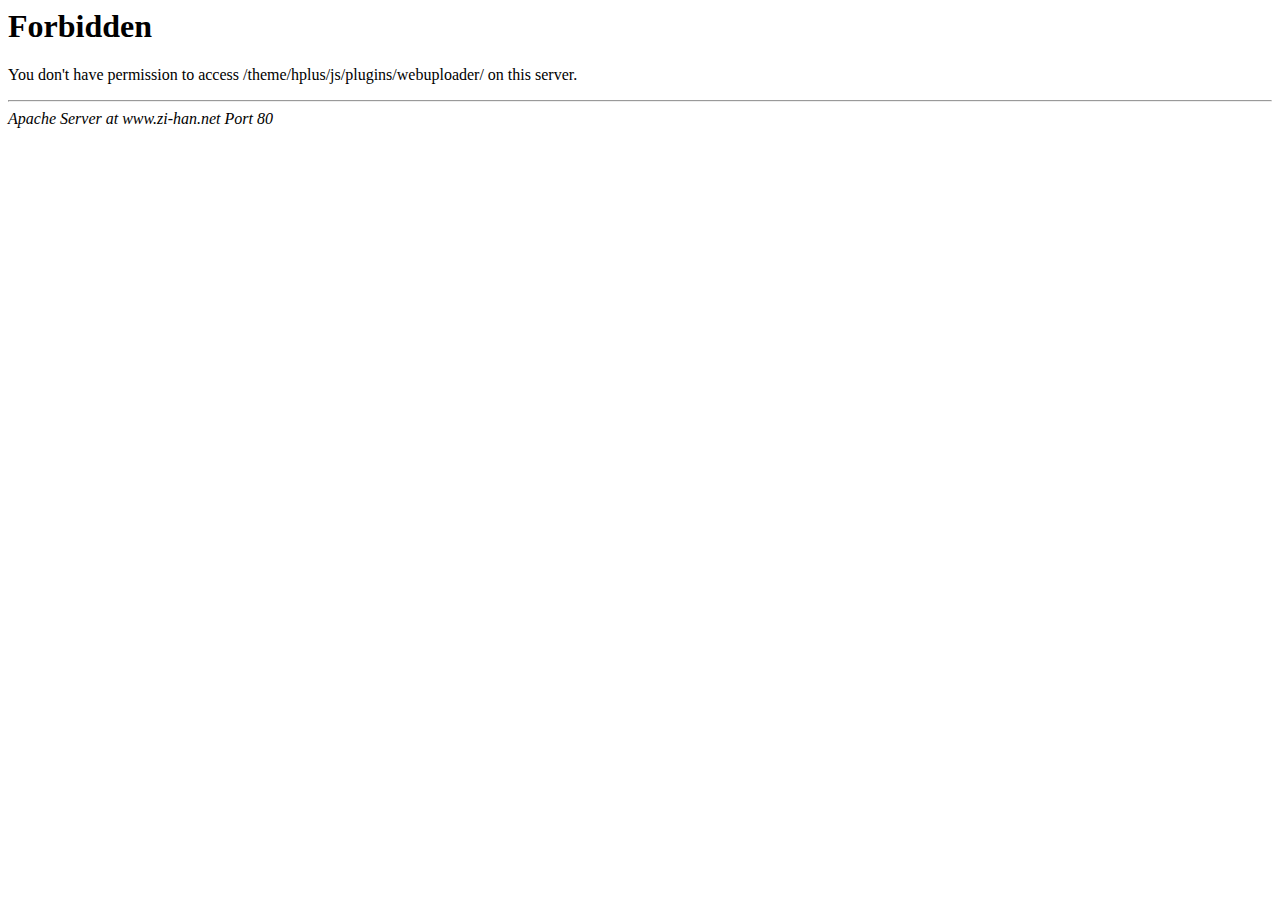
<file: Dbgo.Framework/Dbgo.WP.Web/Content/js/plugins/webuploader/index.html>
<!DOCTYPE HTML PUBLIC "-//IETF//DTD HTML 2.0//EN">
<html><head>
<title>403 Forbidden</title>
</head><body>
<h1>Forbidden</h1>
<p>You don't have permission to access /theme/hplus/js/plugins/webuploader/
on this server.</p>
<hr>
<address>Apache Server at www.zi-han.net Port 80</address>
</body></html>
</file>
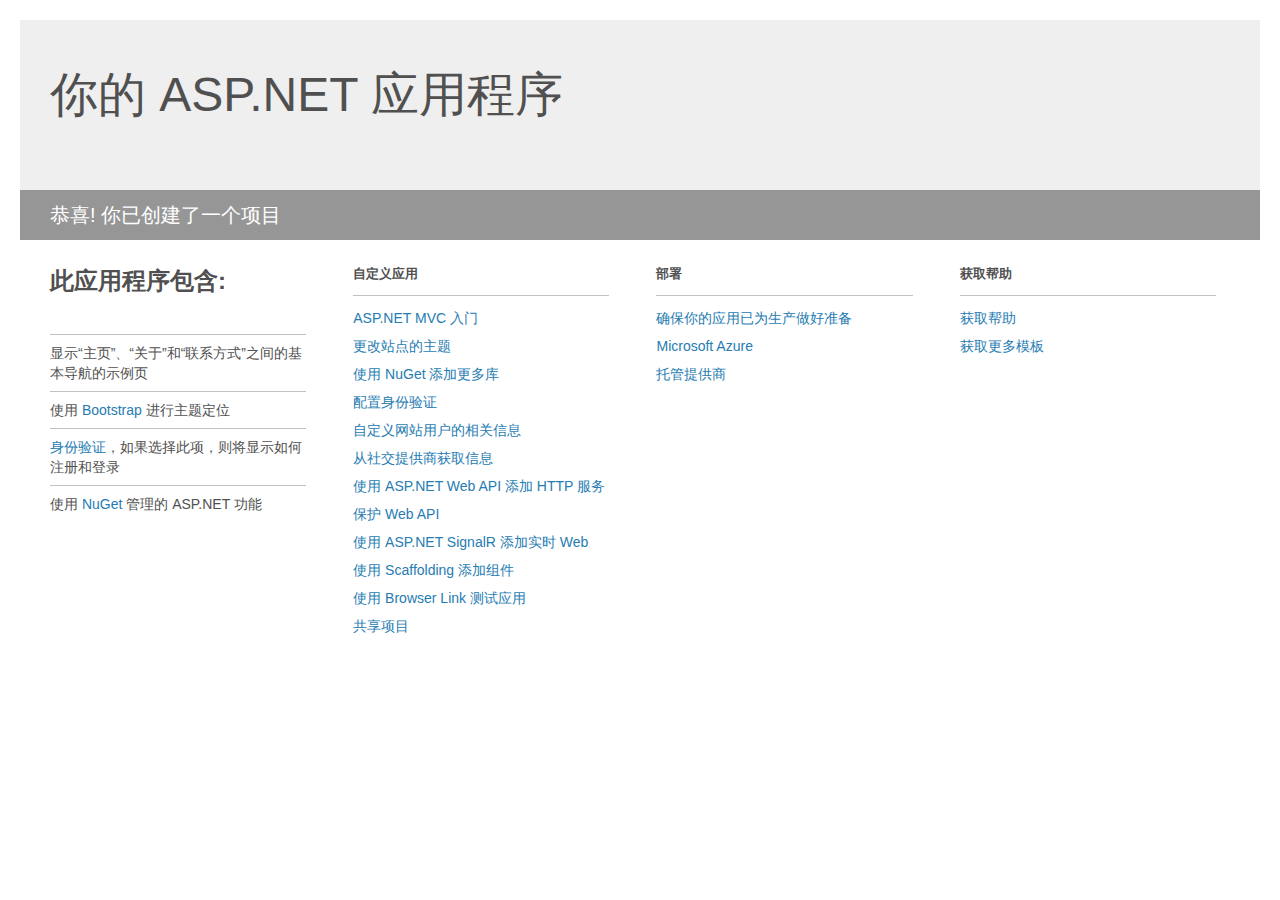
<file: Dbgo.Framework/Dbgo.Web/Project_Readme.html>
﻿<!DOCTYPE html>
<html lang="en">
<head>
<meta http-equiv="Content-Type" content="text/html; charset=utf-8"/>
    <meta charset="utf-8" />
    <title>你的 ASP.NET 应用程序</title>
    <style>
        body {
            background: #fff;
            color: #505050;
            font: 14px 'Segoe UI', tahoma, arial, helvetica, sans-serif;
            margin: 20px;
            padding: 0;
        }

        #header {
            background: #efefef;
            padding: 0;
        }

        h1 {
            font-size: 48px;
            font-weight: normal;
            margin: 0;
            padding: 0 30px;
            line-height: 150px;
        }

        p {
            font-size: 20px;
            color: #fff;
            background: #969696;
            padding: 0 30px;
            line-height: 50px;
        }

        #main {
            padding: 5px 30px;
        }

        .section {
            width: 21.7%;
            float: left;
            margin: 0 0 0 4%;
        }

            .section h2 {
                font-size: 13px;
                text-transform: uppercase;
                margin: 0;
                border-bottom: 1px solid silver;
                padding-bottom: 12px;
                margin-bottom: 8px;
            }

            .section.first {
                margin-left: 0;
            }

                .section.first h2 {
                    font-size: 24px;
                    text-transform: none;
                    margin-bottom: 25px;
                    border: none;
                }

                .section.first li {
                    border-top: 1px solid silver;
                    padding: 8px 0;
                }

            .section.last {
                margin-right: 0;
            }

        ul {
            list-style: none;
            padding: 0;
            margin: 0;
            line-height: 20px;
        }

        li {
            padding: 4px 0;
        }

        a {
            color: #267cb2;
            text-decoration: none;
        }

            a:hover {
                text-decoration: underline;
            }
    </style>
</head>
<body>

    <div id="header">
        <h1>你的 ASP.NET 应用程序</h1>
        <p>恭喜! 你已创建了一个项目</p>
    </div>

    <div id="main">
        <div class="section first">
            <h2>此应用程序包含:</h2>
            <ul>
                <li>显示“主页”、“关于”和“联系方式”之间的基本导航的示例页</li>
                <li>使用 <a href="http://go.microsoft.com/fwlink/?LinkID=615519">Bootstrap</a> 进行主题定位</li>
                <li><a href="http://go.microsoft.com/fwlink/?LinkID=615520">身份验证</a>，如果选择此项，则将显示如何注册和登录</li>
                <li>使用 <a href="http://go.microsoft.com/fwlink/?LinkID=320756">NuGet</a> 管理的 ASP.NET 功能</li>
            </ul>
        </div>

        <div class="section">
            <h2>自定义应用</h2>
            <ul>
                <li><a href="http://go.microsoft.com/fwlink/?LinkID=615541">ASP.NET MVC 入门</a></li>
                <li><a href="http://go.microsoft.com/fwlink/?LinkID=615523">更改站点的主题</a></li>
                <li><a href="http://go.microsoft.com/fwlink/?LinkID=615524">使用 NuGet 添加更多库</a></li>
                <li><a href="http://go.microsoft.com/fwlink/?LinkID=615542">配置身份验证</a></li>
                <li><a href="http://go.microsoft.com/fwlink/?LinkID=615526">自定义网站用户的相关信息</a></li>
                <li><a href="http://go.microsoft.com/fwlink/?LinkID=615527">从社交提供商获取信息</a></li>
                <li><a href="http://go.microsoft.com/fwlink/?LinkID=615528">使用 ASP.NET Web API 添加 HTTP 服务</a></li>
                <li><a href="http://go.microsoft.com/fwlink/?LinkID=615529">保护 Web API</a></li>
                <li><a href="http://go.microsoft.com/fwlink/?LinkID=615530">使用 ASP.NET SignalR 添加实时 Web</a></li>
                <li><a href="http://go.microsoft.com/fwlink/?LinkID=615531">使用 Scaffolding 添加组件</a></li>
                <li><a href="http://go.microsoft.com/fwlink/?LinkID=615532">使用 Browser Link 测试应用</a></li>
                <li><a href="http://go.microsoft.com/fwlink/?LinkID=615533">共享项目</a></li>
            </ul>
        </div>

        <div class="section">
            <h2>部署</h2>
            <ul>
                <li><a href="http://go.microsoft.com/fwlink/?LinkID=615534">确保你的应用已为生产做好准备</a></li>
                <li><a href="http://go.microsoft.com/fwlink/?LinkID=615535">Microsoft Azure</a></li>
                <li><a href="http://go.microsoft.com/fwlink/?LinkID=615536">托管提供商</a></li>
            </ul>
        </div>

        <div class="section last">
            <h2>获取帮助</h2>
            <ul>
                <li><a href="http://go.microsoft.com/fwlink/?LinkID=615537">获取帮助</a></li>
                <li><a href="http://go.microsoft.com/fwlink/?LinkID=615538">获取更多模板</a></li>
            </ul>
        </div>
    </div>

</body>
</html>
</file>
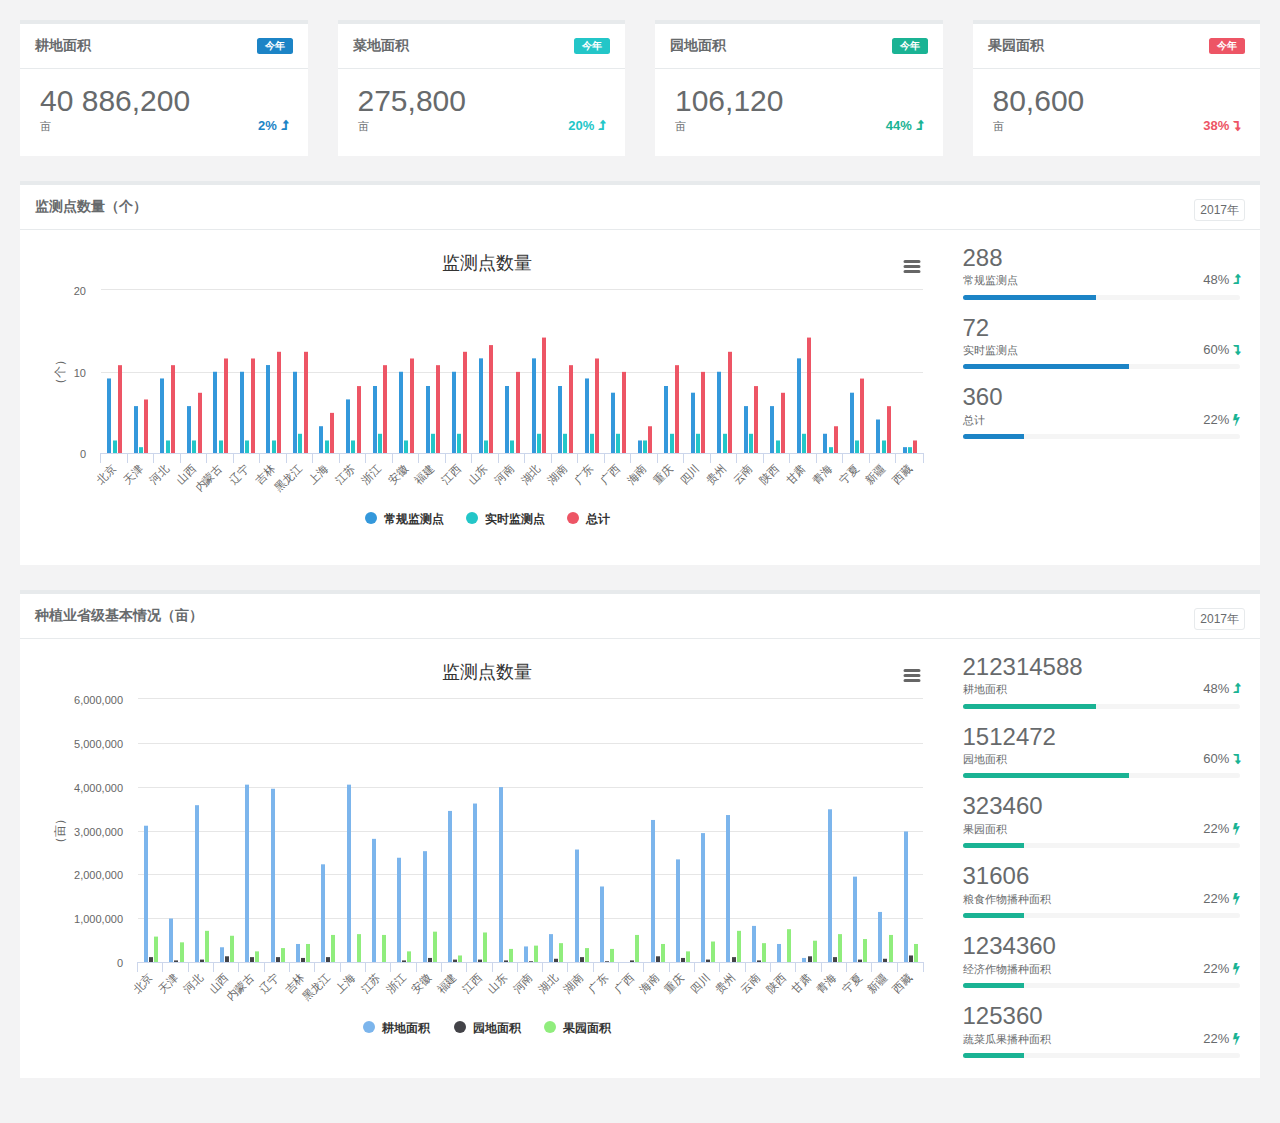
<file: Dbgo.Framework/Dbgo.WP.Web/Html/Index_v1.html>
﻿<!DOCTYPE html>
<html>
<head>
    <meta http-equiv="Content-Type" content="text/html; charset=utf-8" />
    <title></title>
    <meta charset="utf-8" />
    <link href="../Content/css/bootstrap.min14ed.css?v=3.3.6" rel="stylesheet">
    <link href="../Content/css/font-awesome.min93e3.css?v=4.4.0" rel="stylesheet">
    <link href="../Content/css/plugins/morris/morris-0.4.3.min.css" rel="stylesheet">
    <link href="../Content/js/plugins/gritter/jquery.gritter.css" rel="stylesheet">
    <link href="../Content/css/animate.min.css" rel="stylesheet">
    <link href="../Content/css/style.min862f.css?v=4.1.0" rel="stylesheet">
</head>
<body class="gray-bg">
    <div class="wrapper wrapper-content">
        <div class="row">
            <div class="col-sm-3">
                <div class="ibox float-e-margins">
                    <div class="ibox-title">
                        <span class="label label-success pull-right">今年</span>
                        <h5>耕地面积</h5>
                    </div>
                    <div class="ibox-content">
                        <h1 class="no-margins">40 886,200</h1>
                        <div class="stat-percent font-bold text-success">
                            2% <i class="fa fa-level-up"></i>
                        </div>
                        <small>亩</small>
                    </div>
                </div>
            </div>
            <div class="col-sm-3">
                <div class="ibox float-e-margins">
                    <div class="ibox-title">
                        <span class="label label-info pull-right">今年</span>
                        <h5>菜地面积</h5>
                    </div>
                    <div class="ibox-content">
                        <h1 class="no-margins">275,800</h1>
                        <div class="stat-percent font-bold text-info">
                            20% <i class="fa fa-level-up"></i>
                        </div>
                        <small>亩</small>
                    </div>
                </div>
            </div>
            <div class="col-sm-3">
                <div class="ibox float-e-margins">
                    <div class="ibox-title">
                        <span class="label label-primary pull-right">今年</span>
                        <h5>园地面积</h5>
                    </div>
                    <div class="ibox-content">
                        <h1 class="no-margins">106,120</h1>
                        <div class="stat-percent font-bold text-navy">
                            44% <i class="fa fa-level-up"></i>
                        </div>
                        <small>亩</small>
                    </div>
                </div>
            </div>
            <div class="col-sm-3">
                <div class="ibox float-e-margins">
                    <div class="ibox-title">
                        <span class="label label-danger pull-right">今年</span>
                        <h5>果园面积</h5>
                    </div>
                    <div class="ibox-content">
                        <h1 class="no-margins">80,600</h1>
                        <div class="stat-percent font-bold text-danger">
                            38% <i class="fa fa-level-down"></i>
                        </div>
                        <small>亩</small>
                    </div>
                </div>
            </div>
        </div>
        <div class="row">
            <div class="col-sm-12">
                <div class="ibox float-e-margins">
                    <div class="ibox-title">
                        <h5>监测点数量（个）</h5>
                        <div class="pull-right">
                            <div class="btn-group">
                                <button type="button" class="btn btn-xs btn-white">2017年</button>
                            </div>
                        </div>
                    </div>
                    <div class="ibox-content">
                        <div class="row">
                            <div class="col-sm-9">
                                <div id="container" style="height:300px;"></div>
                            </div>
                            <div class="col-sm-3">
                                <ul class="stat-list">
                                    <li>
                                        <h2 class="no-margins">288</h2>
                                        <small>常规监测点</small>
                                        <div class="stat-percent">
                                            48% <i class="fa fa-level-up text-navy"></i>
                                        </div>
                                        <div class="progress progress-mini">
                                            <div style="width: 48%;" class="progress-bar  progress-bar-success"></div>
                                        </div>
                                    </li>
                                    <li>
                                        <h2 class="no-margins ">72</h2>
                                        <small>实时监测点</small>
                                        <div class="stat-percent">
                                            60% <i class="fa fa-level-down text-navy"></i>
                                        </div>
                                        <div class="progress progress-mini">
                                            <div style="width: 60%;" class="progress-bar  progress-bar-success"></div>
                                        </div>
                                    </li>
                                    <li>
                                        <h2 class="no-margins ">360</h2>
                                        <small>总计</small>
                                        <div class="stat-percent">
                                            22% <i class="fa fa-bolt text-navy"></i>
                                        </div>
                                        <div class="progress progress-mini">
                                            <div style="width: 22%;" class="progress-bar  progress-bar-success"></div>
                                        </div>
                                    </li>
                                </ul> 
                            </div>
                        </div>
                    </div>

                </div>
            </div>
        </div>

        <div class="row">
            <div class="col-sm-12">
                <div class="ibox float-e-margins">
                    <div class="ibox-title">
                        <h5>种植业省级基本情况（亩）</h5>
                        <div class="pull-right">
                            <div class="btn-group">
                                <button type="button" class="btn btn-xs btn-white">2017年</button>
                            </div>
                        </div>
                    </div>
                    <div class="ibox-content">
                        <div class="row">
                            <div class="col-sm-9">
                                <div id="container1"></div>
                            </div>
                            <div class="col-sm-3">
                                <ul class="stat-list">
                                    <li>
                                        <h2 class="no-margins">212314588</h2>
                                        <small>耕地面积</small>
                                        <div class="stat-percent">
                                            48% <i class="fa fa-level-up text-navy"></i>
                                        </div>
                                        <div class="progress progress-mini">
                                            <div style="width: 48%;" class="progress-bar"></div>
                                        </div>
                                    </li>
                                    <li>
                                        <h2 class="no-margins ">1512472</h2>
                                        <small>园地面积</small>
                                        <div class="stat-percent">
                                            60% <i class="fa fa-level-down text-navy"></i>
                                        </div>
                                        <div class="progress progress-mini">
                                            <div style="width: 60%;" class="progress-bar"></div>
                                        </div>
                                    </li>
                                    <li>
                                        <h2 class="no-margins ">323460</h2>
                                        <small>果园面积</small>
                                        <div class="stat-percent">
                                            22% <i class="fa fa-bolt text-navy"></i>
                                        </div>
                                        <div class="progress progress-mini">
                                            <div style="width: 22%;" class="progress-bar"></div>
                                        </div>
                                    </li>
                                    <li>
                                        <h2 class="no-margins ">31606</h2>
                                        <small>粮食作物播种面积</small>
                                        <div class="stat-percent">
                                            22% <i class="fa fa-bolt text-navy"></i>
                                        </div>
                                        <div class="progress progress-mini">
                                            <div style="width: 22%;" class="progress-bar"></div>
                                        </div>
                                    </li>
                                    <li>
                                        <h2 class="no-margins ">1234360</h2>
                                        <small>经济作物播种面积</small>
                                        <div class="stat-percent">
                                            22% <i class="fa fa-bolt text-navy"></i>
                                        </div>
                                        <div class="progress progress-mini">
                                            <div style="width: 22%;" class="progress-bar"></div>
                                        </div>
                                    </li>
                                    <li>
                                        <h2 class="no-margins ">125360</h2>
                                        <small>蔬菜瓜果播种面积</small>
                                        <div class="stat-percent">
                                            22% <i class="fa fa-bolt text-navy"></i>
                                        </div>
                                        <div class="progress progress-mini">
                                            <div style="width: 22%;" class="progress-bar"></div>
                                        </div>
                                    </li>
                                </ul>
                            </div>
                        </div>
                    </div>

                </div>
            </div>
        </div>
    </div>

    <script src="../Content/js/jquery.min.js?v=2.1.4"></script>
    <script src="../Content/js/bootstrap.min.js?v=3.3.6"></script>
    <script src="../Content/js/plugins/highcharts/highcharts.js"></script>
    <script src="../Content/js/plugins/highcharts/highcharts-zh_CN.js"></script>
    <script src="../Content/js/plugins/highcharts/exporting.js"></script>
    <script>
        $(function () {
            $('#container').highcharts({
                credits: {
                    enabled: false //不显示LOGO
                },
                chart: {
                    type: 'column'
                },
                title: {
                    text: '监测点数量'
                },
                colors: [

  '#3498db',
  '#23c6c8',
  '#ed5565',
  '#80699B',
  '#3D96AE',
  '#DB843D',
  '#92A8CD',
  '#A47D7C',
  '#B5CA92'

                ],
                xAxis: {
                    categories: [
                        '北京',
                        '天津',
                        '河北',
                        '山西',
                        '内蒙古',
                        '辽宁',
                        '吉林',
                        '黑龙江',
                        '上海',
                        '江苏',
                        '浙江',
                        '安徽',
                        '福建',
                        '江西',
                        '山东',
                        '河南',
                        '湖北',
                        '湖南',
                        '广东',
                        '广西',
                        '海南',
                        '重庆',
                        '四川',
                        '贵州',
                        '云南',
                        '陕西',
                        '甘肃',
                        '青海',
                        '宁夏',
                        '新疆',
                        '西藏'
                    ],
                    crosshair: true
                },
                yAxis: {
                    min: 0,
                    title: {
                        text: '（个）'
                    }
                },
                tooltip: {
                    headerFormat: '<span style="font-size:10px">{point.key}</span><table>',
                    pointFormat: '<tr><td style="color:{series.color};padding:0">{series.name}: </td>' +
                    '<td style="padding:0"><b>{point.y:.1f} 个</b></td></tr>',
                    footerFormat: '</table>',
                    shared: true,
                    useHTML: true
                },
                plotOptions: {
                    column: {
                        pointPadding: 0.2,
                        borderWidth: 0
                    }
                },
                series: [{
                    name: '常规监测点',
                    data: [11, 7, 11, 7, 12, 12, 13, 12, 4, 8, 10, 12, 10, 12, 14, 10, 14, 10, 11, 9, 2, 10, 9, 12, 7, 7, 14, 3, 9, 5, 1]
                }, {
                    name: '实时监测点',
                    data: [2, 1, 2, 2, 2, 2, 2, 3, 2, 2, 3, 2, 3, 3, 2, 2, 3, 3, 3, 3, 2, 3, 3, 3, 3, 2, 3, 1, 2, 2, 1]
                }, {
                    name: '总计',
                    data: [13, 8, 13, 9, 14, 14, 15, 15, 6, 10, 13, 14, 13, 15, 16, 12, 17, 13, 14, 12, 4, 13, 12, 15, 10, 9, 17, 4, 11, 7, 2]
                }]
            });
            $('#container1').highcharts({
                credits: {
                    enabled: false //不显示LOGO
                },
                chart: {
                    type: 'column'
                },
                title: {
                    text: '监测点数量'
                },
                xAxis: {
                    categories: [
                        '北京',
                        '天津',
                        '河北',
                        '山西',
                        '内蒙古',
                        '辽宁',
                        '吉林',
                        '黑龙江',
                        '上海',
                        '江苏',
                        '浙江',
                        '安徽',
                        '福建',
                        '江西',
                        '山东',
                        '河南',
                        '湖北',
                        '湖南',
                        '广东',
                        '广西',
                        '海南',
                        '重庆',
                        '四川',
                        '贵州',
                        '云南',
                        '陕西',
                        '甘肃',
                        '青海',
                        '宁夏',
                        '新疆',
                        '西藏'
                    ],
                    crosshair: true
                },
                yAxis: {
                    min: 0,
                    title: {
                        text: '（亩）'
                    }
                },
                tooltip: {
                    headerFormat: '<span style="font-size:10px">{point.key}</span><table>',
                    pointFormat: '<tr><td style="color:{series.color};padding:0">{series.name}: </td>' +
                    '<td style="padding:0"><b>{point.y:.1f} 亩</b></td></tr>',
                    footerFormat: '</table>',
                    shared: true,
                    useHTML: true
                },
                plotOptions: {
                    column: {
                        pointPadding: 0.2,
                        borderWidth: 0
                    }
                },
                series: [{
                    name: '耕地面积',
                    data: [3800629, 1226797, 4388817, 427588, 4960571, 4827453, 518130, 2729599, 4948976, 3440597, 2924541, 3108983, 4221795, 4431180, 4870814, 464803, 803775, 3150671, 2118547, 22635, 3973212, 2874542, 3615106, 4106978, 1023049, 532231, 147605, 4259338, 2399912, 1423494, 3647835]
                }, {
                    name: '园地面积',
                    data: [154315, 76674, 85899, 184011, 168121, 157875, 135124, 164447, 33217, 10921, 62091, 146844, 80451, 92023, 63523, 48031, 122719, 167897, 46724, 77821, 174221, 132405, 96307, 158942, 78533, 6605, 188601, 149562, 99983, 109213, 198523]
                }, {
                    name: '果园面积',
                    data: [733993, 578134, 892168, 756094, 327236, 402452, 530774, 765796, 795849, 767678, 314788, 869267, 212011, 836067, 396012, 470895, 543448, 403378, 392300, 764651, 527700, 326153, 595459, 899521, 544957, 932360, 610872, 797441, 656854, 777692, 530421]
                }]
            });
        });
    </script>
</body>
</html>
</file>
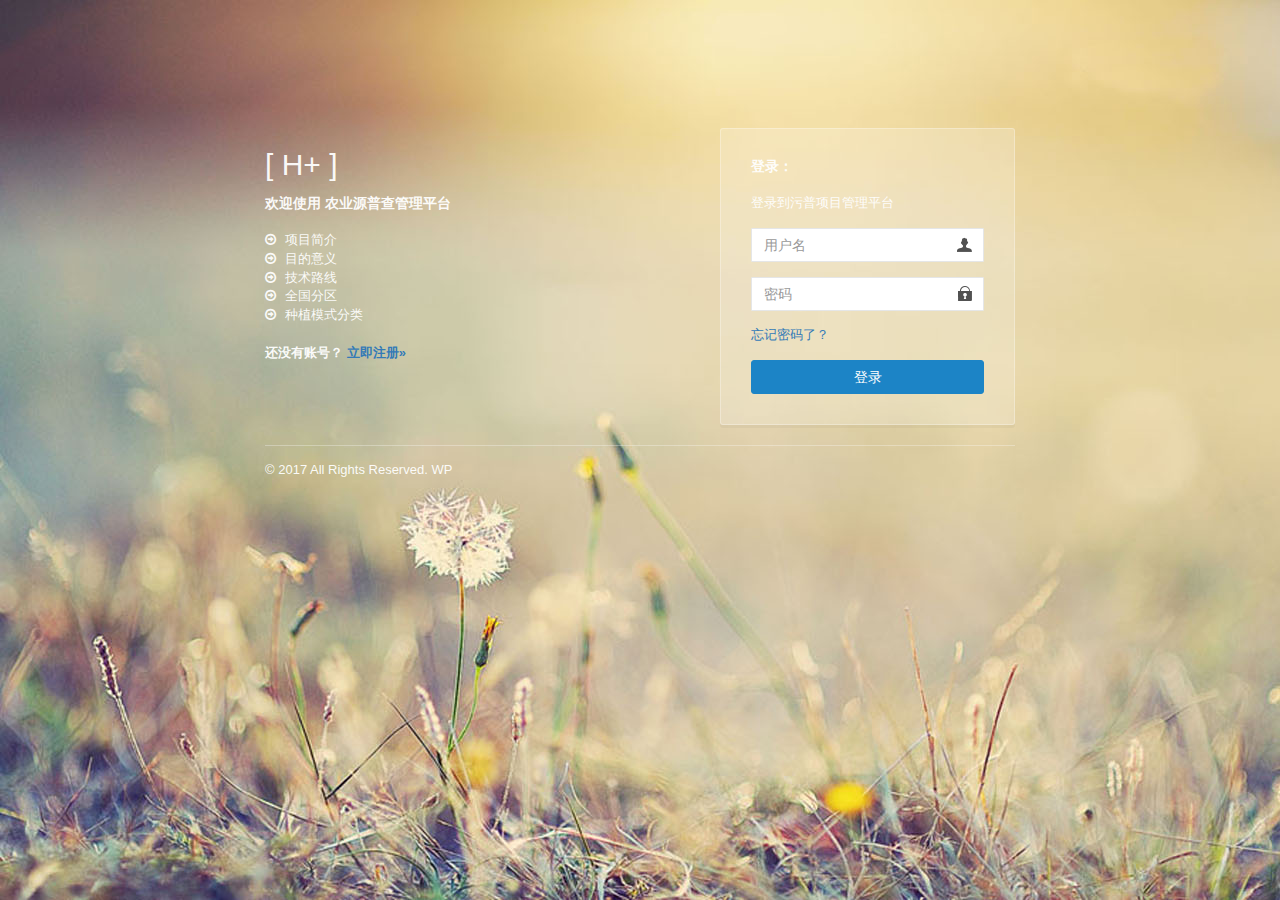
<file: Dbgo.Framework/Dbgo.WP.Web/Html/Login.html>
﻿<!DOCTYPE html>
<html>
<head>
    <meta http-equiv="Content-Type" content="text/html; charset=utf-8" />
    <title></title>
    <meta charset="utf-8" />
    <script src="../Content/js/jquery.min.js"></script>
    <link href="../Content/css/bootstrap.min.css" rel="stylesheet">
    <link href="../Content/css/font-awesome.min93e3.css?v=4.4.0" rel="stylesheet">
    <link href="../Content/css/animate.min.css" rel="stylesheet">
    <link href="../Content/css/style.min.css" rel="stylesheet">
    <link href="../Content/css/login.min.css" rel="stylesheet">
    <!--[if lt IE 9]>
    <meta http-equiv="refresh" content="0;ie.html" />
    <![endif]-->
    <style>
        .login {
            background: rgba(255,255,255,.2);
            border: 1px solid rgba(255,255,255,.3);
            -moz-box-shadow: 0 3px 0 rgba(12,12,12,.03);
            -webkit-box-shadow: 0 3px 0 rgba(12,12,12,.03);
            box-shadow: 0 3px 0 rgba(12,12,12,.03);
            -moz-border-radius: 3px;
            -webkit-border-radius: 3px;
            border-radius: 3px;
            padding: 30px;
        }
    </style>
    <script>
        if (window.top !== window.self) { window.top.location = window.location };

        function login() {
            window.location.href = '../Html/Index.html'
            //$.post("http://49.4.7.32/pollsurvey/api/v1/auth/login ", {
            //    username: $("#username").val(),
            //    password: $("#password").val(),
            //    src: "web"
            //}, function (r) {
            //    if (r.status==1000) {
            //        window.location.href='Index.html'
            //    } else {
            //        alert(r.msg);
            //    }
            //})
        }
    </script>

</head>

<body class="signin">
    <div class="signinpanel">
        <div class="row">
            <div class="col-sm-7">
                <div class="signin-info">
                    <div class="logopanel m-b">
                        <h1>[ H+ ]</h1>
                    </div>
                    <div class="m-b"></div>
                    <h4>欢迎使用 <strong>农业源普查管理平台</strong></h4>
                    <ul class="m-b">
                        <li><i class="fa fa-arrow-circle-o-right m-r-xs"></i> 项目简介</li>
                        <li><i class="fa fa-arrow-circle-o-right m-r-xs"></i> 目的意义</li>
                        <li><i class="fa fa-arrow-circle-o-right m-r-xs"></i> 技术路线</li>
                        <li><i class="fa fa-arrow-circle-o-right m-r-xs"></i> 全国分区</li>
                        <li><i class="fa fa-arrow-circle-o-right m-r-xs"></i> 种植模式分类</li>
                    </ul>
                    <strong>还没有账号？ <a href="Register.html">立即注册&raquo;</a></strong>
                </div>
            </div>
            <div class="col-sm-5">
                <div class="login">
                    <h4 class="no-margins">登录：</h4>
                    <p class="m-t-md">登录到污普项目管理平台</p>
                    <input id="username" type="text" class="form-control uname" placeholder="用户名" />
                    <input id="password" type="password" class="form-control pword m-b" placeholder="密码" />
                    <a href="#">忘记密码了？</a>
                    <button class="btn btn-success btn-block" onclick="login()">登录</button>
                </div>
            </div>
        </div>
        <div class="signup-footer">
            <div class="pull-left">
                &copy; 2017 All Rights Reserved. WP
            </div>
        </div>
    </div>
</body>
</html>
</file>
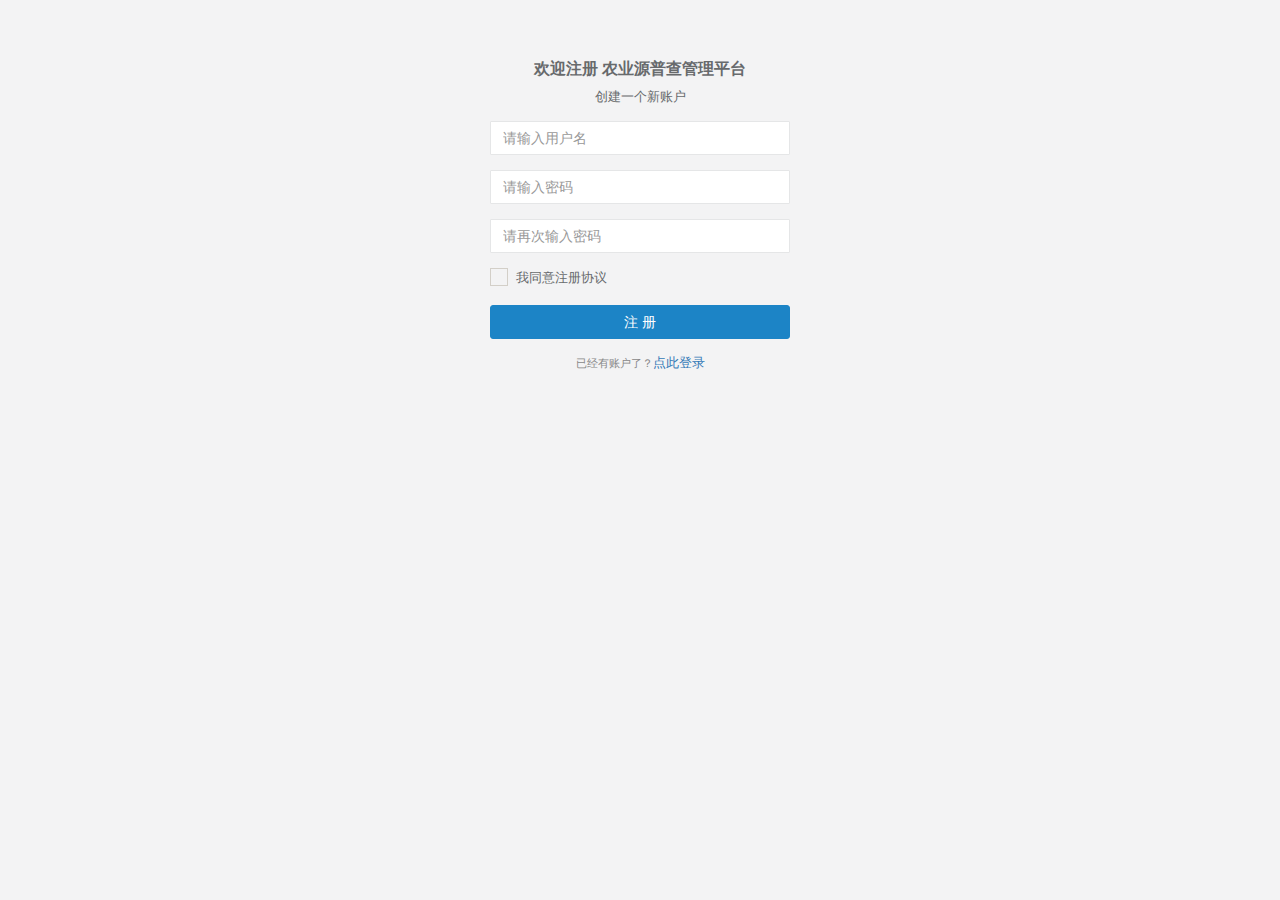
<file: Dbgo.Framework/Dbgo.WP.Web/Html/Register.html>
﻿<!DOCTYPE html>
<html>
<head>
    <meta http-equiv="Content-Type" content="text/html; charset=utf-8" />
    <title></title>
    <meta charset="utf-8" />
    <link href="../Content/css/bootstrap.min14ed.css?v=3.3.6" rel="stylesheet">
    <link href="../Content/css/font-awesome.min93e3.css?v=4.4.0" rel="stylesheet">
    <link href="../Content/css/plugins/iCheck/custom.css" rel="stylesheet">
    <link href="../Content/css/animate.min.css" rel="stylesheet">
    <link href="../Content/css/style.min862f.css?v=4.1.0" rel="stylesheet">
    <script>if (window.top !== window.self) { window.top.location = window.location; }</script>
</head>
<body class="gray-bg">
    <div class="middle-box text-center loginscreen   animated fadeInDown">
        <div>
            <div>
                <h1 class="logo-name"></h1>
            </div>
            <h3>欢迎注册 农业源普查管理平台</h3>
            <p>创建一个新账户</p>
            <form class="m-t" role="form" action="http://www.zi-han.net/theme/hplus/login.html">
                <div class="form-group">
                    <input type="text" class="form-control" placeholder="请输入用户名" required="">
                </div>
                <div class="form-group">
                    <input type="password" class="form-control" placeholder="请输入密码" required="">
                </div>
                <div class="form-group">
                    <input type="password" class="form-control" placeholder="请再次输入密码" required="">
                </div>
                <div class="form-group text-left">
                    <div class="checkbox i-checks">
                        <label class="no-padding">
                            <input type="checkbox"><i></i> 我同意注册协议
                        </label>
                    </div>
                </div>
                <button type="submit" class="btn btn-success block full-width m-b">注 册</button>

                <p class="text-muted text-center">
                    <small>已经有账户了？</small><a href="Login.html">点此登录</a>
                </p>

            </form>
        </div>
    </div>
    <script src="../Content/js/jquery.min.js?v=2.1.4"></script>
    <script src="../Content/js/bootstrap.min.js?v=3.3.6"></script>
    <script src="../Content/js/plugins/iCheck/icheck.min.js"></script>
    <script>
        $(document).ready(function () { $(".i-checks").iCheck({ checkboxClass: "icheckbox_square-green", radioClass: "iradio_square-green", }) });
    </script>
</body>
</html>
</file>
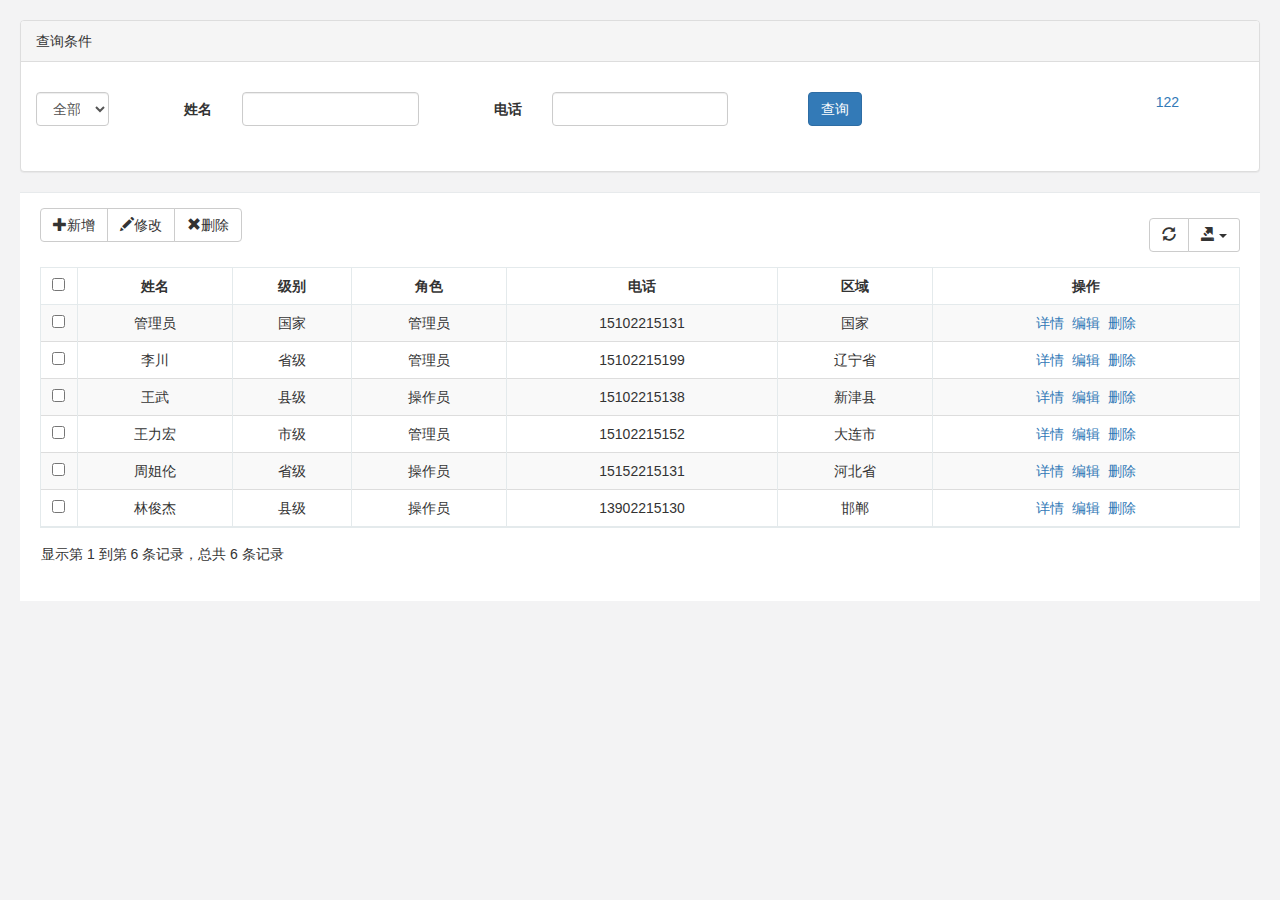
<file: Dbgo.Framework/Dbgo.WP.Web/Html/User.html>
﻿<!DOCTYPE html>
<html>
<head>
    <meta http-equiv="Content-Type" content="text/html; charset=utf-8" />
    <title></title>
    <meta charset="utf-8" />
    <link href="../Content/css/bootstrap.min.css" rel="stylesheet" />
    <link href="../Content/css/font-awesome.min93e3.css?v=4.4.0" rel="stylesheet">
    <link href="../Content/css/animate.min.css" rel="stylesheet">
    <link href="../Content/css/style.min.css" rel="stylesheet" />
    <link href="../Content/css/plugins/bootstrap-table/bootstrap-table.min.css" rel="stylesheet" />
    <link href="../Content/css/bootstrap.min.css" rel="stylesheet" />

    <script src="../Content/js/jquery.min.js?v=2.1.4"></script>
    <script src="../Content/js/plugins/bootstrap-table/bootstrap-table1.9.js"></script>
    <script src="../Content/js/plugins/bootstrap-table/bootstrap-table-mobile.min.js"></script>
    <script src="../Content/js/plugins/bootstrap-table/locale/bootstrap-table-zh-CN.min.js"></script>
    <script src="../Content/js/demo/bootstrap-table-demo.min.js"></script>
    <script src="../Content/js/plugins/bootstrap-table/bootstrap-table-export.js"></script>
    <script src="../Content/js/plugins/layer/layer.min.js"></script>
    <script>
        $(function () {

            //1.初始化Table
            var oTable = new TableInit();
            oTable.Init();

            //2.初始化Button的点击事件
            var oButtonInit = new ButtonInit();
            oButtonInit.Init();

        });

        var TableInit = function () {
            var oTableInit = new Object();
            //初始化Table
            oTableInit.Init = function () {
                $('#table').bootstrapTable({
                    //url: encodeURI('../Content/js/plugins/bootstrap-table/data/userInfoData.json'),
                    data:data,
                    toolbar: '#toolbar',                //工具按钮用哪个容器
                    striped: true,                      //是否显示行间隔色
                    cache: true,                       //是否使用缓存，默认为true，所以一般情况下需要设置一下这个属性（*）
                    pagination: true,                   //是否显示分页（*）
                    sortable: false,                     //是否启用排序
                    sortOrder: "asc",                   //排序方式
                    pageNumber: 1,                       //初始化加载第一页，默认第一页
                    pageSize: 10,                       //每页的记录行数（*）
                    pageList: [10],        //可供选择的每页的行数（*）
                    strictSearch: true,
                    showExport: true,  //是否显示导出按钮
                    showRefresh: true,                  //是否显示刷新按钮
                    minimumCountColumns: 2,             //最少允许的列数
                    clickToSelect: false                //是否启用点击选中行
                    //height: 300,                        //行高，如果没有设置height属性，表格自动根据记录条数觉得表格高度
                    //uniqueId: "ID",                     //每一行的唯一标识，一般为主键列
                });
            };


            return oTableInit;
        };


        var ButtonInit = function () {
            var oInit = new Object();
            var postdata = {};

            oInit.Init = function () {
                //初始化页面上面的按钮事件
            };

            return oInit;
        };

        function buttonFor(index, row, element) {
            return "<a href='javascript:;' onclick='detail(" + index + ")'>详情</a>&nbsp;&nbsp;<a href='javascript:;' onclick='detail()'>编辑</a>&nbsp;&nbsp;<a href='javascript:;' onclick='deleteRow(" + index + ")'>删除</a>";
        }

        function detail() {
            //iframe层-多媒体
            layer.open({
                id: 'deatil',
                type: 2,
                title: "用户表",
                area: ['1100px', '700px'],
                shade: 0.2,
                shadeClose: true,
                content: '/Html/ZZY/BasicDetail.html',
                btn: ['打印', '导出', '关闭'],
                yes: function (index, layero) {
                    var frameId = document.getElementById('deatil').getElementsByTagName("iframe")[0].id;
                    $('#' + frameId)[0].contentWindow.Print();
                },
                btn2: function (index, layero) {
                    var frameId = document.getElementById('deatil').getElementsByTagName("iframe")[0].id;
                    $('#' + frameId)[0].contentWindow.word();
                    return false;
                },
                btn3: function (index, layero) {
                }
            });
        }

        function deleteRow(index) {
            layer.confirm('确认删除？', {
                btn: ['确定', '取消'] //按钮
            }, function () {
                layer.closeAll('dialog');
            }, function () {
                layer.closeAll('dialog');
            });
        }
        var data = [
  {
      "id": 0,
      "name": "管理员",
      "tel": "15102215131",
      "level": "国家",
      "role": "管理员",
      "adCode": "国家"
  },
  {
      "id": 1,
      "name": "李川",
      "tel": "15102215199",
      "level": "省级",
      "role": "管理员",
      "adCode": "辽宁省"
  },
  {
      "id": 2,
      "name": "王武",
      "tel": "15102215138",
      "level": "县级",
      "role": "操作员",
      "adCode": "新津县"
  },
  {
      "id": 3,
      "name": "王力宏",
      "tel": "15102215152",
      "level": "市级",
      "role": "管理员",
      "adCode": "大连市"
  },
  {
      "id": 4,
      "name": "周姐伦",
      "tel": "15152215131",
      "level": "省级",
      "role": "操作员",
      "adCode": "河北省"
  },
  {
      "id": 5,
      "name": "林俊杰",
      "tel": "13902215130",
      "level": "县级",
      "role": "操作员",
      "adCode": "邯郸"
  }
        ]
    </script>
</head>
<body class="gray-bg">
    <div class="wrapper wrapper-content animated fadeInRight">
        <div class="ibox float-e-margins">
            <div class="panel panel-default">
                <div class="panel-heading">查询条件</div>
                <div class="panel-body">
                    <form id="formSearch" class="form-horizontal">
                        <div class="form-group" style="margin-top:15px">
                            <div class="col-sm-1">
                                <select class="form-control  m-b" name="account">
                                    <option>全部</option>
                                    <option>管理员</option>
                                    <option>操作员</option>
                                </select>
                            </div>
                            <a href="../Content/js/plugins/bootstrap-table/data/userInfoData.json">122</a>
                            <label class="control-label col-sm-1" for="txt_search_departmentname">姓名</label>
                            <div class="col-sm-2">
                                <input type="text" class="form-control" id="txt_search_departmentname">
                            </div>
                            <label class="control-label col-sm-1" for="txt_search_statu">电话</label>
                            <div class="col-sm-2">
                                <input type="text" class="form-control" id="txt_search_statu">
                            </div>
                            <div class="col-sm-4" style="text-align:left;">
                                <button type="button" style="margin-left:50px" id="btn_query" class="btn btn-primary">查询</button>
                            </div>
                        </div>
                    </form>
                </div>
            </div>
            <div class="ibox-content">
                <div class="row row-lg">
                    <div class="col-sm-12">
                        <div id="toolbar" class="btn-group">
                            <button id="btn_add" type="button" class="btn btn-default">
                                <span class="glyphicon glyphicon-plus" aria-hidden="true"></span>新增
                            </button>
                            <button id="btn_edit" type="button" class="btn btn-default">
                                <span class="glyphicon glyphicon-pencil" aria-hidden="true"></span>修改
                            </button>
                            <button id="btn_delete" type="button" class="btn btn-default">
                                <span class="glyphicon glyphicon-remove" aria-hidden="true"></span>删除
                            </button>
                        </div>
                        <table id="table">
                            <thead>
                                <tr>
                                    <th data-checkbox="true"></th>
                                    <th data-visible='false' data-align='center' data-halign='center' data-field="id">ID</th>
                                    <th data-align='center' data-halign='center' data-field="name">姓名</th>
                                    <th data-align='center' data-halign='center' data-field="level">级别</th>
                                    <th data-align='center' data-halign='center' data-field="role">角色</th>
                                    <th data-align='center' data-halign='center' data-field="tel">电话</th>
                                    <th data-align='center' data-halign='center' data-field="adCode">区域</th>
                                    <th data-align='center' data-halign='center' data-formatter="buttonFor">
                                        操作
                                    </th>
                                </tr>
                            </thead>
                        </table>
                    </div>

                </div>
            </div>
        </div>
    </div>
</body>
</html>
</file>
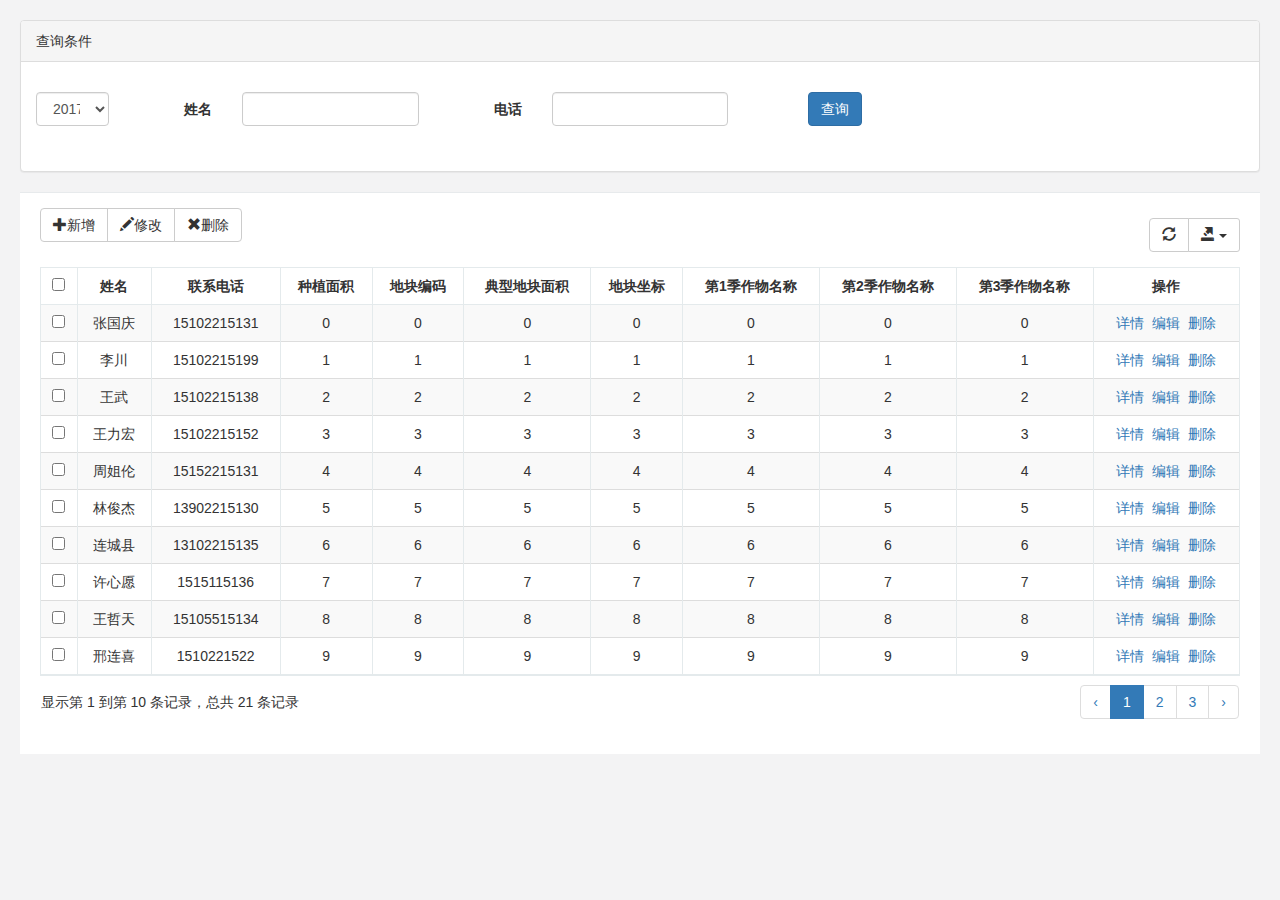
<file: Dbgo.Framework/Dbgo.WP.Web/Html/DXDK/TypicalInfo.html>
﻿<!DOCTYPE html>
<html>
<head>
    <meta http-equiv="Content-Type" content="text/html; charset=utf-8" />
    <title></title>
    <meta charset="utf-8" />
    <link href="../../Content/css/bootstrap.min.css" rel="stylesheet" />
    <link href="../../Content/css/font-awesome.min93e3.css?v=4.4.0" rel="stylesheet">
    <link href="../../Content/css/animate.min.css" rel="stylesheet">
    <link href="../../Content/css/style.min.css" rel="stylesheet" />
    <link href="../../Content/css/plugins/bootstrap-table/bootstrap-table.min.css" rel="stylesheet" />
    <link href="../../Content/css/bootstrap.min.css" rel="stylesheet" />

    <script src="../../Content/js/jquery.min.js?v=2.1.4"></script>
    <script src="../../Content/js/plugins/bootstrap-table/bootstrap-table1.9.js"></script>
    <script src="../../Content/js/plugins/bootstrap-table/bootstrap-table-mobile.min.js"></script>
    <script src="../../Content/js/plugins/bootstrap-table/locale/bootstrap-table-zh-CN.min.js"></script>
    <script src="../../Content/js/demo/bootstrap-table-demo.min.js"></script>
    <script src="../../Content/js/plugins/bootstrap-table/bootstrap-table-export.js"></script>
    <script src="../../Content/js/plugins/layer/layer.min.js"></script>
    <script>
        $(function () {

            //1.初始化Table
            var oTable = new TableInit();
            oTable.Init();

            //2.初始化Button的点击事件
            var oButtonInit = new ButtonInit();
            oButtonInit.Init();

        });

        var TableInit = function () {
            var oTableInit = new Object();
            //初始化Table
            oTableInit.Init = function () {
                $('#table').bootstrapTable({
                    // url: '../../../Content/js/plugins/bootstrap-table/data/typicalInfoData.json',
                    data: data,
                    toolbar: '#toolbar',                //工具按钮用哪个容器
                    striped: true,                      //是否显示行间隔色
                    cache: true,                       //是否使用缓存，默认为true，所以一般情况下需要设置一下这个属性（*）
                    pagination: true,                   //是否显示分页（*）
                    sortable: false,                     //是否启用排序
                    sortOrder: "asc",                   //排序方式
                    pageNumber: 1,                       //初始化加载第一页，默认第一页
                    pageSize: 10,                       //每页的记录行数（*）
                    pageList: [10],        //可供选择的每页的行数（*）
                    strictSearch: true,
                    showExport: true,  //是否显示导出按钮
                    showRefresh: true,                  //是否显示刷新按钮
                    minimumCountColumns: 2,             //最少允许的列数
                    clickToSelect: false                //是否启用点击选中行
                    //height: 300,                        //行高，如果没有设置height属性，表格自动根据记录条数觉得表格高度
                    //uniqueId: "ID",                     //每一行的唯一标识，一般为主键列
                });
            };


            return oTableInit;
        };


        var ButtonInit = function () {
            var oInit = new Object();
            var postdata = {};

            oInit.Init = function () {
                //初始化页面上面的按钮事件
            };

            return oInit;
        };

        function buttonFor(index, row, element) {
            return "<a href='javascript:;' onclick='detail(" + index + ")'>详情</a>&nbsp;&nbsp;<a href='javascript:;' onclick='detail()'>编辑</a>&nbsp;&nbsp;<a href='javascript:;' onclick='deleteRow(" + index + ")'>删除</a>";
        }

        function detail() {
            //iframe层-多媒体
            layer.open({
                id: 'deatil',
                type: 2,
                title: "种植业典型地块抽样调查表",
                area: ['1100px', '700px'],
                shade: 0.2,
                shadeClose: true,
                content: '../DXDK/TypicalDetail.html',
                btn: ['打印', '导出', '关闭'],
                yes: function (index, layero) {
                    var frameId = document.getElementById('deatil').getElementsByTagName("iframe")[0].id;
                    $('#' + frameId)[0].contentWindow.Print();
                },
                btn2: function (index, layero) {
                    var frameId = document.getElementById('deatil').getElementsByTagName("iframe")[0].id;
                    $('#' + frameId)[0].contentWindow.word();
                    return false;
                },
                btn3: function (index, layero) {
                }
            });
        }

        function deleteRow(index) {
            layer.confirm('确认删除？', {
                btn: ['确定', '取消'] //按钮
            }, function () {
                layer.closeAll('dialog');
            }, function () {
                layer.closeAll('dialog');
            });
        }
        var data = [
  {
      "id": 0,
      "name": "张国庆",
      "tel": "15102215131",
      "price": "0"
  },
  {
      "id": 1,
      "name": "李川",
      "tel": "15102215199",
      "price": "1"
  },
  {
      "id": 2,
      "name": "王武",
      "tel": "15102215138",
      "price": "2"
  },
  {
      "id": 3,
      "name": "王力宏",
      "tel": "15102215152",
      "price": "3"
  },
  {
      "id": 4,
      "name": "周姐伦",
      "tel": "15152215131",
      "price": "4"
  },
  {
      "id": 5,
      "name": "林俊杰",
      "tel": "13902215130",
      "price": "5"
  },
  {
      "id": 6,
      "name": "连城县",
      "tel": "13102215135",
      "price": "6"
  },
  {
      "id": 7,
      "name": "许心愿",
      "tel": "1515115136",
      "price": "7"
  },
  {
      "id": 8,
      "name": "王哲天",
      "tel": "15105515134",
      "price": "8"
  },
  {
      "id": 9,
      "name": "邢连喜",
      "tel": "1510221522",
      "price": "9"
  },
  {
      "id": 10,
      "name": "贝武娣",
      "tel": "15102215421",
      "price": "10"
  },
  {
      "id": 11,
      "name": "安徽",
      "price": "11"
  },
  {
      "id": 12,
      "name": "福建",
      "price": "12"
  },
  {
      "id": 13,
      "name": "江西",
      "price": "13"
  },
  {
      "id": 14,
      "name": "山东",
      "price": "14"
  },
  {
      "id": 15,
      "name": "河南",
      "price": "15"
  },
  {
      "id": 16,
      "name": "湖北",
      "price": "16"
  },
  {
      "id": 17,
      "name": "湖南",
      "price": "17"
  },
  {
      "id": 18,
      "name": "广东",
      "price": "18"
  },
  {
      "id": 19,
      "name": "广西",
      "price": "19"
  },
  {
      "id": 20,
      "name": "海南",
      "price": "20"
  }
        ];
    </script>
</head>
<body class="gray-bg">
    <div class="wrapper wrapper-content animated fadeInRight">
        <div class="ibox float-e-margins">
            <div class="panel panel-default">
                <div class="panel-heading">查询条件</div>
                <div class="panel-body">
                    <form id="formSearch" class="form-horizontal">
                        <div class="form-group" style="margin-top:15px">
                            <div class="col-sm-1">
                                <select class="form-control  m-b" name="account">
                                    <option>2017</option>
                                    <option>2016</option>
                                    <option>2015</option>
                                    <option>2014</option>
                                </select>
                            </div>

                            <label class="control-label col-sm-1" for="txt_search_departmentname">姓名</label>
                            <div class="col-sm-2">
                                <input type="text" class="form-control" id="txt_search_departmentname">
                            </div>
                            <label class="control-label col-sm-1" for="txt_search_statu">电话</label>
                            <div class="col-sm-2">
                                <input type="text" class="form-control" id="txt_search_statu">
                            </div>
                            <div class="col-sm-4" style="text-align:left;">
                                <button type="button" style="margin-left:50px" id="btn_query" class="btn btn-primary">查询</button>
                            </div>
                        </div>
                    </form>
                </div>
            </div>
            <div class="ibox-content">
                <div class="row row-lg">
                    <div class="col-sm-12">
                        <div id="toolbar" class="btn-group">
                            <button id="btn_add" type="button" class="btn btn-default">
                                <span class="glyphicon glyphicon-plus" aria-hidden="true"></span>新增
                            </button>
                            <button id="btn_edit" type="button" class="btn btn-default">
                                <span class="glyphicon glyphicon-pencil" aria-hidden="true"></span>修改
                            </button>
                            <button id="btn_delete" type="button" class="btn btn-default">
                                <span class="glyphicon glyphicon-remove" aria-hidden="true"></span>删除
                            </button>
                        </div>
                        <table id="table">
                            <thead>
                                <tr>
                                    <th data-checkbox="true"></th>
                                    <th data-visible='false' data-align='center' data-halign='center' data-field="id">ID</th>
                                    <th data-align='center' data-halign='center' data-field="name">姓名</th>
                                    <th data-align='center' data-halign='center' data-field="tel">联系电话</th>
                                    <th data-align='center' data-halign='center' data-field="price">种植面积</th>
                                    <th data-align='center' data-halign='center' data-field="price">地块编码</th>
                                    <th data-align='center' data-halign='center' data-field="price">典型地块面积</th>
                                    <th data-align='center' data-halign='center' data-field="price">地块坐标</th>
                                    <th data-align='center' data-halign='center' data-field="price">第1季作物名称</th>
                                    <th data-align='center' data-halign='center' data-field="price">第2季作物名称</th>
                                    <th data-align='center' data-halign='center' data-field="price">第3季作物名称</th>
                                    <th data-align='center' data-halign='center' data-formatter="buttonFor">
                                        操作
                                    </th>
                                </tr>
                            </thead>
                        </table>
                    </div>

                </div>
            </div>
        </div>
    </div>
</body>
</html>
</file>
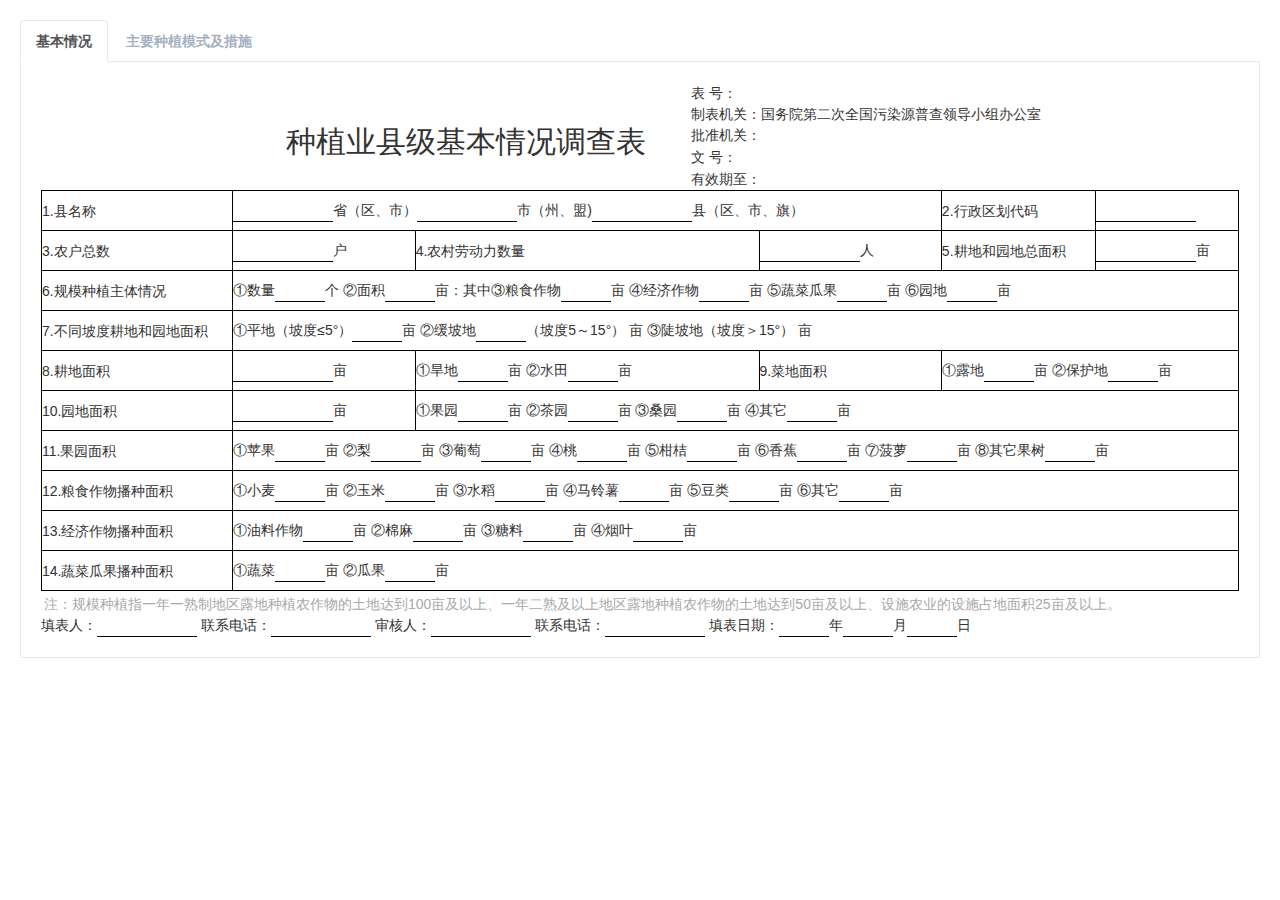
<file: Dbgo.Framework/Dbgo.WP.Web/Html/ZZY/BasicDetail.html>
﻿<!DOCTYPE html>
<html>
<head>
    <meta http-equiv="Content-Type" content="text/html; charset=utf-8" />
    <title></title>
    <meta charset="utf-8" />
    <link href="../../Content/css/bootstrap.min.css" rel="stylesheet" />
    <link href="../../Content/css/font-awesome.min93e3.css?v=4.4.0" rel="stylesheet">
    <link href="../../Content/css/animate.min.css" rel="stylesheet">
    <link href="../../Content/css/style.min.css" rel="stylesheet" />
    <link href="../../Content/css/plugins/bootstrap-table/bootstrap-table.min.css" rel="stylesheet" />
    <link href="../../Content/css/bootstrap.min.css" rel="stylesheet" />

    <script src="../../Content/js/jquery.min.js"></script>
    <script src="../../Content/js/bootstrap.min.js"></script>
    <script src="../../Content/js/plugins/export/FileSaver.js"></script>
    <script src="../../Content/js/plugins/export/jquery.wordexport.js"></script>
    <style>
        .no-borders {
            border: none;
        }

        .tableborder {
            border-collapse: collapse;
        }

            .tableborder tr td {
                border: 1px solid black;
                height: 40px;
            }

        .down-border {
            border: none;
            border-bottom: 1px solid #000;
            width: 100px;
        }

        .w50 {
            width: 50px;
        }
        .gray{
            color:darkgray;
            font-size:14px;
            margin:3px 0 0 3px;
        }
    </style>
    <script>
        function Print() {
            window.print();
        }
        function word() {
            $("#content").wordExport();
        }

    </script>
</head>
<body id="content">
    <div class="wrapper wrapper-content animated fadeIn">
        <div class="row">
            <div class="col-sm-12">
                <div class="tabs-container">
                    <ul class="nav nav-tabs">
                        <li class="active">
                            <a data-toggle="tab" href="#tab-1" aria-expanded="true"> 基本情况</a>
                        </li>
                        <li class="">
                            <a data-toggle="tab" href="#tab-2" aria-expanded="false">主要种植模式及措施</a>
                        </li>
                    </ul>
                    <div class="tab-content">
                        <div id="tab-1" class="tab-pane active">
                            <div class="panel-body">
                                <table width="100%" height="100%" class="clear">
                                    <tr>
                                        <td rowspan="5" style="width:20%"></td>
                                        <td style="width:45%" align="center" rowspan="5"><h2>种植业县级基本情况调查表</h2></td>
                                        <td style="width:35%">
                                            表    号：<input type="text" class="no-borders" />
                                        </td>
                                    </tr>
                                    <tr>
                                        <td>制表机关：国务院第二次全国污染源普查领导小组办公室</td>
                                    </tr>
                                    <tr>
                                        <td>批准机关：<input type="text" class="no-borders" /></td>
                                    </tr>
                                    <tr>
                                        <td>文    号：<input type="text" class="no-borders" /></td>
                                    </tr>
                                    <tr>
                                        <td>有效期至：<input type="text" class="no-borders" /></td>
                                    </tr>
                                </table>
                                <table width="100%" height="100%" style="border:1px solid #000000" class="tableborder">
                                    <tr>
                                        <td>
                                            1.县名称
                                        </td>
                                        <td colspan="3">
                                            <input type="text" class="down-border" />省（区、市）<input type="text" class="down-border" />市（州、盟)<input type="text" class="down-border" />县（区、市、旗）
                                        </td>
                                        <td>2.行政区划代码</td>
                                        <td><input type="text" class="down-border" /></td>
                                    </tr>
                                    <tr>
                                        <td>3.农户总数</td>
                                        <td><input type="text" class="down-border" />户</td>
                                        <td>4.农村劳动力数量</td>
                                        <td><input type="text" class="down-border" />人</td>
                                        <td>5.耕地和园地总面积</td>
                                        <td><input type="text" class="down-border" />亩</td>
                                    </tr>
                                    <tr>
                                        <td>6.规模种植主体情况</td>
                                        <td colspan="5">①数量<input type="text" class="down-border w50" />个 ②面积<input type="text" class="down-border w50" />亩：其中③粮食作物<input type="text" class="down-border w50" />亩  ④经济作物<input type="text" class="down-border w50" />亩  ⑤蔬菜瓜果<input type="text" class="down-border w50" />亩  ⑥园地<input type="text" class="down-border w50" />亩</td>
                                    </tr>
                                    <tr>
                                        <td>7.不同坡度耕地和园地面积</td>
                                        <td colspan="5">①平地（坡度≤5°）<input type="text" class="down-border w50" />亩  ②缓坡地<input type="text" class="down-border w50" />（坡度5～15°）              亩  ③陡坡地（坡度＞15°）              亩</td>
                                    </tr>
                                    <tr>
                                        <td>8.耕地面积</td>
                                        <td><input type="text" class="down-border" />亩</td>
                                        <td>①旱地<input type="text" class="down-border w50" />亩  ②水田<input type="text" class="down-border w50" />亩</td>
                                        <td>9.菜地面积</td>
                                        <td colspan="2">①露地<input type="text" class="down-border w50" />亩  ②保护地<input type="text" class="down-border w50" />亩</td>
                                    </tr>
                                    <tr>
                                        <td>10.园地面积</td>
                                        <td><input type="text" class="down-border" />亩</td>
                                        <td colspan="4">	①果园<input type="text" class="down-border w50" />亩  ②茶园<input type="text" class="down-border w50" />亩  ③桑园<input type="text" class="down-border w50" />亩  ④其它<input type="text" class="down-border w50" />亩</td>
                                    </tr>
                                    <tr>
                                        <td>11.果园面积</td>
                                        <td colspan="5">①苹果<input type="text" class="down-border w50" />亩  ②梨<input type="text" class="down-border w50" />亩  ③葡萄<input type="text" class="down-border w50" />亩  ④桃<input type="text" class="down-border w50" />亩  ⑤柑桔<input type="text" class="down-border w50" />亩  ⑥香蕉<input type="text" class="down-border w50" />亩  ⑦菠萝<input type="text" class="down-border w50" />亩  ⑧其它果树<input type="text" class="down-border w50" />亩</td>
                                    </tr>
                                    <tr>
                                        <td>12.粮食作物播种面积</td>
                                        <td colspan="5">①小麦<input type="text" class="down-border w50" />亩  ②玉米<input type="text" class="down-border w50" />亩  ③水稻<input type="text" class="down-border w50" />亩  ④马铃薯<input type="text" class="down-border w50" />亩  ⑤豆类<input type="text" class="down-border w50" />亩  ⑥其它<input type="text" class="down-border w50" />亩</td>
                                    </tr>
                                    <tr>
                                        <td>13.经济作物播种面积</td>
                                        <td colspan="5">①油料作物<input type="text" class="down-border w50" />亩  ②棉麻<input type="text" class="down-border w50" />亩  ③糖料<input type="text" class="down-border w50" />亩  ④烟叶<input type="text" class="down-border w50" />亩</td>
                                    </tr>
                                    <tr>
                                        <td>14.蔬菜瓜果播种面积</td>
                                        <td colspan="5">①蔬菜<input type="text" class="down-border w50" />亩  ②瓜果<input type="text" class="down-border w50" />亩</td>
                                    </tr>
                                </table>
                                <div class="gray">
                                    注：规模种植指一年一熟制地区露地种植农作物的土地达到100亩及以上、一年二熟及以上地区露地种植农作物的土地达到50亩及以上、设施农业的设施占地面积25亩及以上。
                                </div>
                                <div>
                                    填表人：<input type="text" class="down-border " />  联系电话：<input type="text" class="down-border " />   审核人：<input type="text" class="down-border " />  联系电话：<input type="text" class="down-border " />    填表日期：<input type="text" class="down-border w50" />年<input type="text" class="down-border w50" />月<input type="text" class="down-border w50" />日
                                </div>
                            </div>
                        </div>
                        <div id="tab-2" class="tab-pane">
                            <div class="panel-body">
                                <table width="100%">
                                    <tr>
                                        <td align="center">
                                            <h3><input type="text" class="down-border " />县（区、市、旗）平地主要种植模式及措施</h3>
                                        </td>
                                    </tr>
                                </table>
                                <table width="100%" height="100%" style="border:1px solid #000000" class="tableborder">
                                    <tr>
                                        <td align="center" rowspan="2">
                                            序号
                                        </td>
                                        <td align="center" rowspan="2">
                                            15.模式名称
                                        </td>
                                        <td align="center" rowspan="2">
                                            模式编码
                                        </td>
                                        <td align="center" rowspan="2">面积（亩）</td>
                                        <td align="center" colspan="6">16.单项减排措施及面积（亩）</td>
                                        <td align="center" colspan="4">17.综合减排措施及面积（亩）</td>
                                    </tr>
                                    <tr>
                                        <td align="center">①优化施肥</td>
                                        <td align="center">②节水灌溉</td>
                                        <td align="center">③秸秆还田</td>
                                        <td align="center">④免耕</td>
                                        <td align="center">⑤绿肥填闲</td>
                                        <td align="center">⑥植物篱</td>

                                        <td align="center">①水肥一体化</td>
                                        <td align="center">②免耕秸秆覆盖</td>
                                        <td align="center">③</td>
                                        <td align="center">④</td>
                                    </tr>
                                    <tr>
                                        <td>①</td>
                                        <td></td>
                                        <td></td>
                                        <td></td>
                                        <td></td>
                                        <td></td>
                                        <td></td>
                                        <td></td>
                                        <td></td>
                                        <td></td>
                                        <td></td>
                                        <td></td>
                                        <td></td>
                                        <td></td>
                                    </tr>
                                    <tr>
                                        <td>②</td>
                                        <td></td>
                                        <td></td>
                                        <td></td>
                                        <td></td>
                                        <td></td>
                                        <td></td>
                                        <td></td>
                                        <td></td>
                                        <td></td>
                                        <td></td>
                                        <td></td>
                                        <td></td>
                                        <td></td>
                                    </tr>
                                    <tr>
                                        <td>③</td>
                                        <td></td>
                                        <td></td>
                                        <td></td>
                                        <td></td>
                                        <td></td>
                                        <td></td>
                                        <td></td>
                                        <td></td>
                                        <td></td>
                                        <td></td>
                                        <td></td>
                                        <td></td>
                                        <td></td>
                                    </tr>
                                    <tr>
                                        <td>④</td>
                                        <td></td>
                                        <td></td>
                                        <td></td>
                                        <td></td>
                                        <td></td>
                                        <td></td>
                                        <td></td>
                                        <td></td>
                                        <td></td>
                                        <td></td>
                                        <td></td>
                                        <td></td>
                                        <td></td>
                                    </tr>
                                    <tr>
                                        <td>⑤</td>
                                        <td></td>
                                        <td></td>
                                        <td></td>
                                        <td></td>
                                        <td></td>
                                        <td></td>
                                        <td></td>
                                        <td></td>
                                        <td></td>
                                        <td></td>
                                        <td></td>
                                        <td></td>
                                        <td></td>
                                    </tr>
                                    <tr>
                                        <td>⑥</td>
                                        <td></td>
                                        <td></td>
                                        <td></td>
                                        <td></td>
                                        <td></td>
                                        <td></td>
                                        <td></td>
                                        <td></td>
                                        <td></td>
                                        <td></td>
                                        <td></td>
                                        <td></td>
                                        <td></td>
                                    </tr>
                                    <tr>
                                        <td>⑦</td>
                                        <td></td>
                                        <td></td>
                                        <td></td>
                                        <td></td>
                                        <td></td>
                                        <td></td>
                                        <td></td>
                                        <td></td>
                                        <td></td>
                                        <td></td>
                                        <td></td>
                                        <td></td>
                                        <td></td>
                                    </tr>
                                    <tr>
                                        <td>⑧</td>
                                        <td></td>
                                        <td></td>
                                        <td></td>
                                        <td></td>
                                        <td></td>
                                        <td></td>
                                        <td></td>
                                        <td></td>
                                        <td></td>
                                        <td></td>
                                        <td></td>
                                        <td></td>
                                        <td></td>
                                    </tr>
                                </table>
                                <div class="gray">
                                    注：优化施肥包括测土配方、有机替代、缓控释肥、化肥深施。<br />
                                    节水灌溉包括小高畦灌溉、滴灌、喷灌、湿润灌溉。<br />
                                    各类种植模式面积之和需占全县耕地和园地总面积的95%以上。
                                </div>
                                <div>
                                    填表人：<input type="text" class="down-border " />  联系电话：<input type="text" class="down-border " />   审核人：<input type="text" class="down-border " />  联系电话：<input type="text" class="down-border " />    填表日期：<input type="text" class="down-border w50" />年<input type="text" class="down-border w50" />月<input type="text" class="down-border w50" />日
                                </div>
                            </div>
                        </div>
                    </div>


                </div>
            </div>
        </div>
    </div>


</body>
</html>
</file>
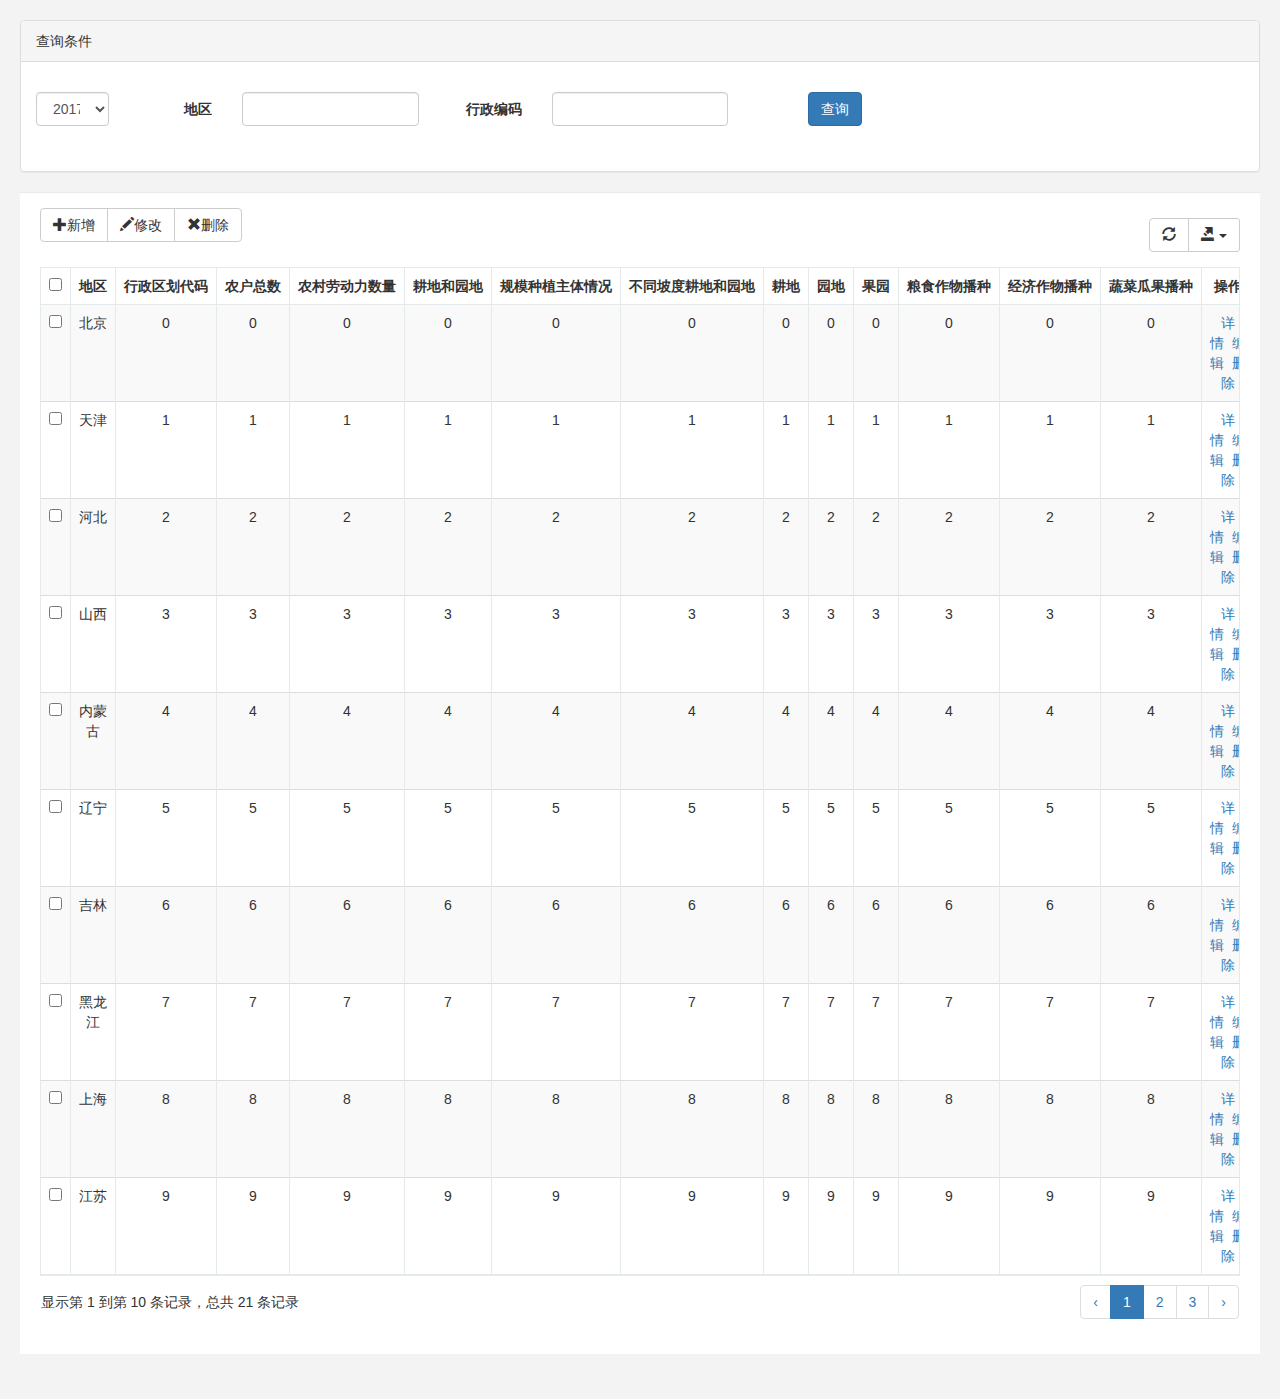
<file: Dbgo.Framework/Dbgo.WP.Web/Html/ZZY/BasicInfo.html>
﻿<!DOCTYPE html>
<html>
<head>
    <meta http-equiv="Content-Type" content="text/html; charset=utf-8" />
    <title></title>
    <meta charset="utf-8" />
    <link href="../../Content/css/bootstrap.min.css" rel="stylesheet" />
    <link href="../../Content/css/font-awesome.min93e3.css?v=4.4.0" rel="stylesheet">
    <link href="../../Content/css/animate.min.css" rel="stylesheet">
    <link href="../../Content/css/style.min.css" rel="stylesheet" />
    <link href="../../Content/css/plugins/bootstrap-table/bootstrap-table.min.css" rel="stylesheet" />
    <link href="../../Content/css/bootstrap.min.css" rel="stylesheet" />

    <script src="../../Content/js/jquery.min.js?v=2.1.4"></script>
    <script src="../../Content/js/plugins/bootstrap-table/bootstrap-table1.9.js"></script>
    <script src="../../Content/js/plugins/bootstrap-table/bootstrap-table-mobile.min.js"></script>
    <script src="../../Content/js/plugins/bootstrap-table/locale/bootstrap-table-zh-CN.min.js"></script>
    <script src="../../Content/js/demo/bootstrap-table-demo.min.js"></script>
    <script src="../../Content/js/plugins/bootstrap-table/bootstrap-table-export.js"></script>
    <script src="../../Content/js/plugins/layer/layer.min.js"></script>
    <script>
        $(function () {

            //1.初始化Table
            var oTable = new TableInit();
            oTable.Init();

            //2.初始化Button的点击事件
            var oButtonInit = new ButtonInit();
            oButtonInit.Init();

        });

        var TableInit = function () {
            var oTableInit = new Object();
            //初始化Table
            oTableInit.Init = function () {
                $('#table').bootstrapTable({
                    //url: '../../../Content/js/plugins/bootstrap-table/data/baseInfoData.json',
                    data:data,
                    toolbar: '#toolbar',                //工具按钮用哪个容器
                    striped: true,                      //是否显示行间隔色
                    cache: true,                       //是否使用缓存，默认为true，所以一般情况下需要设置一下这个属性（*）
                    pagination: true,                   //是否显示分页（*）
                    sortable: false,                     //是否启用排序
                    sortOrder: "asc",                   //排序方式
                    pageNumber: 1,                       //初始化加载第一页，默认第一页
                    pageSize: 10,                       //每页的记录行数（*）
                    pageList: [10],        //可供选择的每页的行数（*）
                    strictSearch: true,
                    showExport: true,  //是否显示导出按钮
                    showRefresh: true,                  //是否显示刷新按钮
                    minimumCountColumns: 2,             //最少允许的列数
                    clickToSelect: false                //是否启用点击选中行
                    //height: 300,                        //行高，如果没有设置height属性，表格自动根据记录条数觉得表格高度
                    //uniqueId: "ID",                     //每一行的唯一标识，一般为主键列
                });
            };


            return oTableInit;
        };


        var ButtonInit = function () {
            var oInit = new Object();
            var postdata = {};

            oInit.Init = function () {
                //初始化页面上面的按钮事件
            };

            return oInit;
        };

        function buttonFor(index, row, element) {
            return "<a href='javascript:;' onclick='detail(" + index + ")'>详情</a>&nbsp;&nbsp;<a href='javascript:;' onclick='detail()'>编辑</a>&nbsp;&nbsp;<a href='javascript:;' onclick='deleteRow(" + index + ")'>删除</a>";
        }

        function detail() {
            //iframe层-多媒体
            layer.open({
                id: 'deatil',
                type: 2,
                title: "种植业县级基本情况调查表",
                area: ['1100px', '700px'],
                shade: 0.2,
                shadeClose: true,
                content: '../ZZY/BasicDetail.html',
                btn: ['打印', '导出', '关闭'],
                yes: function (index, layero) {
                    var frameId = document.getElementById('deatil').getElementsByTagName("iframe")[0].id;
                    $('#' + frameId)[0].contentWindow.Print();
                },
                btn2: function (index, layero) {
                    var frameId = document.getElementById('deatil').getElementsByTagName("iframe")[0].id;
                    $('#' + frameId)[0].contentWindow.word();
                    return false;
                },
                btn3: function (index, layero) {
                }
            });
        }

        function deleteRow(index) {
            layer.confirm('确认删除？', {
                btn: ['确定', '取消'] //按钮
            }, function () {
                layer.closeAll('dialog');
            }, function () {
                layer.closeAll('dialog');
            });
        }
        var data = [
    {
        "id": 0,
        "name": "北京",
        "price": "0"
    },
    {
        "id": 1,
        "name": "天津",
        "price": "1"
    },
    {
        "id": 2,
        "name": "河北",
        "price": "2"
    },
    {
        "id": 3,
        "name": "山西",
        "price": "3"
    },
    {
        "id": 4,
        "name": "内蒙古",
        "price": "4"
    },
    {
        "id": 5,
        "name": "辽宁",
        "price": "5"
    },
    {
        "id": 6,
        "name": "吉林",
        "price": "6"
    },
    {
        "id": 7,
        "name": "黑龙江",
        "price": "7"
    },
    {
        "id": 8,
        "name": "上海",
        "price": "8"
    },
    {
        "id": 9,
        "name": "江苏",
        "price": "9"
    },
    {
        "id": 10,
        "name": "浙江",
        "price": "10"
    },
    {
        "id": 11,
        "name": "安徽",
        "price": "11"
    },
    {
        "id": 12,
        "name": "福建",
        "price": "12"
    },
    {
        "id": 13,
        "name": "江西",
        "price": "13"
    },
    {
        "id": 14,
        "name": "山东",
        "price": "14"
    },
    {
        "id": 15,
        "name": "河南",
        "price": "15"
    },
    {
        "id": 16,
        "name": "湖北",
        "price": "16"
    },
    {
        "id": 17,
        "name": "湖南",
        "price": "17"
    },
    {
        "id": 18,
        "name": "广东",
        "price": "18"
    },
    {
        "id": 19,
        "name": "广西",
        "price": "19"
    },
    {
        "id": 20,
        "name": "海南",
        "price": "20"
    }
        ];
    </script>
</head>
<body class="gray-bg">
    <div class="wrapper wrapper-content animated fadeInRight">
        <div class="ibox float-e-margins">
            <div class="panel panel-default">
                <div class="panel-heading">查询条件</div>
                <div class="panel-body">
                    <form id="formSearch" class="form-horizontal">
                        <div class="form-group" style="margin-top:15px">
                            <div class="col-sm-1">
                                <select class="form-control  m-b" name="account">
                                    <option>2017</option>
                                    <option>2016</option>
                                    <option>2015</option>
                                    <option>2014</option>
                                </select>
                            </div>

                            <label class="control-label col-sm-1" for="txt_search_departmentname">地区</label>
                            <div class="col-sm-2">
                                <input type="text" class="form-control" id="txt_search_departmentname">
                            </div>
                            <label class="control-label col-sm-1" for="txt_search_statu">行政编码</label>
                            <div class="col-sm-2">
                                <input type="text" class="form-control" id="txt_search_statu">
                            </div>
                            <div class="col-sm-4" style="text-align:left;">
                                <button type="button" style="margin-left:50px" id="btn_query" class="btn btn-primary">查询</button>
                            </div>
                        </div>
                    </form>
                </div>
            </div>
            <div class="ibox-content">
                <div class="row row-lg">
                    <div class="col-sm-12">
                        <div id="toolbar" class="btn-group">
                            <button id="btn_add" type="button" class="btn btn-default">
                                <span class="glyphicon glyphicon-plus" aria-hidden="true"></span>新增
                            </button>
                            <button id="btn_edit" type="button" class="btn btn-default">
                                <span class="glyphicon glyphicon-pencil" aria-hidden="true"></span>修改
                            </button>
                            <button id="btn_delete" type="button" class="btn btn-default">
                                <span class="glyphicon glyphicon-remove" aria-hidden="true"></span>删除
                            </button>
                        </div>
                        <table id="table">
                            <thead>
                                <tr>
                                    <th data-checkbox="true"></th>
                                    <th data-visible='false' data-align='center' data-halign='center' data-field="id">ID</th>
                                    <th data-align='center' data-halign='center' data-field="name">地区</th>
                                    <th data-align='center' data-halign='center' data-field="price">行政区划代码</th>
                                    <th data-align='center' data-halign='center' data-field="price">农户总数</th>
                                    <th data-align='center' data-halign='center' data-field="price">农村劳动力数量</th>
                                    <th data-align='center' data-halign='center' data-field="price">耕地和园地</th>
                                    <th data-align='center' data-halign='center' data-field="price">规模种植主体情况</th>
                                    <th data-align='center' data-halign='center' data-field="price">不同坡度耕地和园地</th>
                                    <th data-align='center' data-halign='center' data-field="price">耕地</th>
                                    <th data-align='center' data-halign='center' data-field="price">园地</th>
                                    <th data-align='center' data-halign='center' data-field="price">果园</th>
                                    <th data-align='center' data-halign='center' data-field="price">粮食作物播种</th>
                                    <th data-align='center' data-halign='center' data-field="price">经济作物播种</th>
                                    <th data-align='center' data-halign='center' data-field="price">蔬菜瓜果播种</th>
                                    <th data-align='center' data-halign='center' data-formatter="buttonFor">
                                        操作
                                    </th>
                                </tr>
                            </thead>
                        </table>
                    </div>

                </div>
            </div>
        </div>
    </div>
</body>
</html>
</file>
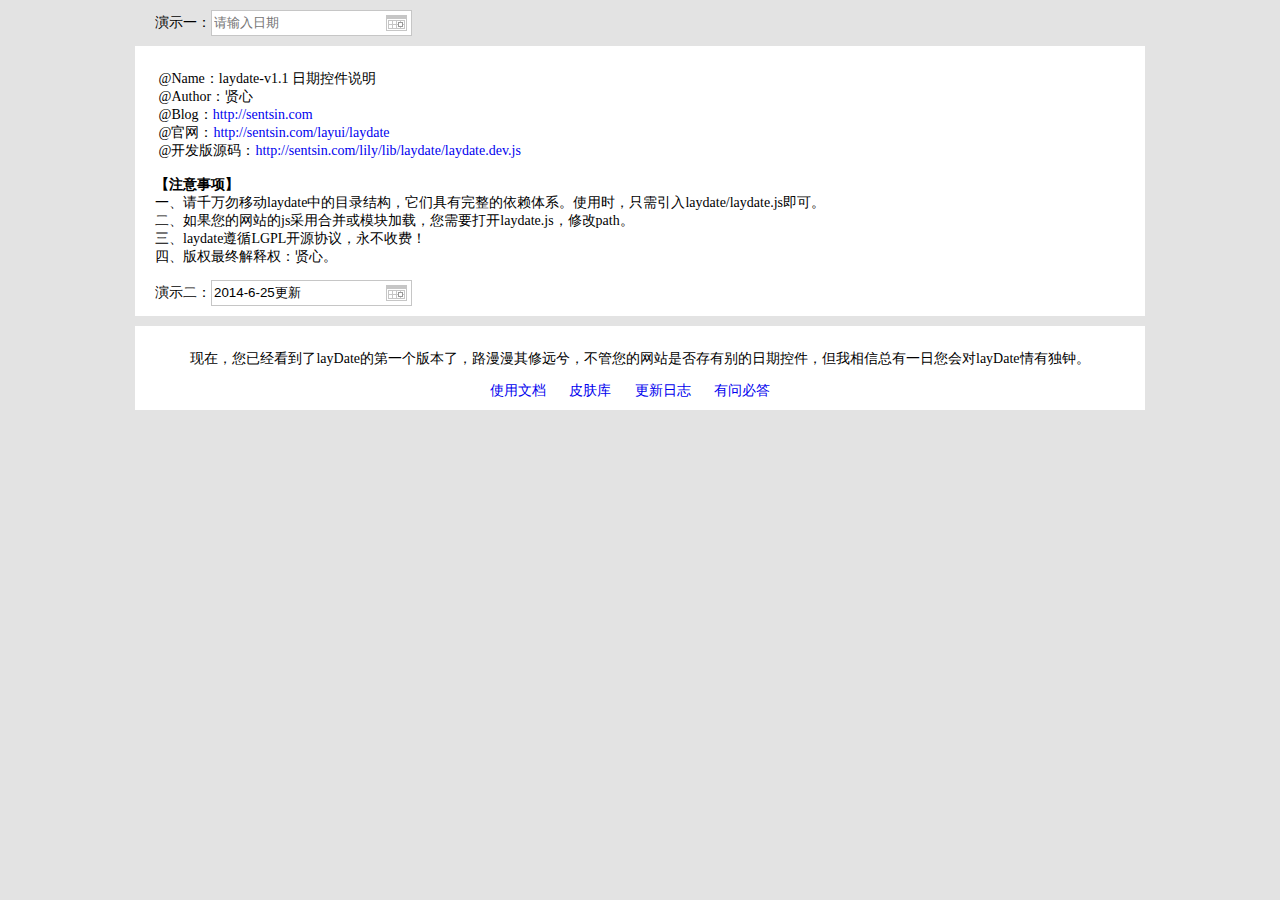
<file: Dbgo.Framework/Dbgo.WP.Web/Content/js/plugins/layer/laydate-v1.1/demo.html>
﻿<!doctype html>
<html>
<head>
<meta charset="utf-8">
<title>layDate Demo</title>
<script src="laydate/laydate.js"></script>
<style>
html{background-color:#E3E3E3; font-size:14px; color:#000; font-family:'微软雅黑'}
h2{line-height:30px; font-size:20px;}
a,a:hover{ text-decoration:none;}
pre{font-family:'微软雅黑'}
.box{width:970px; padding:10px 20px; background-color:#fff; margin:10px auto;}
.box a{padding-right:20px;}
</style>
</head>
<body>
<div style="width:970px; margin:10px auto;">
    演示一：<input placeholder="请输入日期" class="laydate-icon" onclick="laydate()">
</div>
<div class="box">
<pre>
 @Name：laydate-v<script>document.write(laydate.v)</script> 日期控件说明
 @Author：贤心
 @Blog：<a href="http://sentsin.com" target="_blank">http://sentsin.com</a>
 @官网：<a href="http://sentsin.com/layui/laydate"  target="_blank">http://sentsin.com/layui/laydate</a>
 @开发版源码：<a href="http://sentsin.com/lily/lib/laydate/laydate.dev.js"  target="_blank">http://sentsin.com/lily/lib/laydate/laydate.dev.js</a>

<strong>【注意事项】</strong>
一、请千万勿移动laydate中的目录结构，它们具有完整的依赖体系。使用时，只需引入laydate/laydate.js即可。
二、如果您的网站的js采用合并或模块加载，您需要打开laydate.js，修改path。
三、laydate遵循LGPL开源协议，永不收费！
四、版权最终解释权：贤心。
</pre>
演示二：<input class="laydate-icon" id="demo" value="2014-6-25更新">
</div>
<div class="box" style="text-align:center">
    <p>现在，您已经看到了layDate的第一个版本了，路漫漫其修远兮，不管您的网站是否存有别的日期控件，但我相信总有一日您会对layDate情有独钟。</p>
    <a href="http://sentsin.com/layui/laydate/api.html" target="_blank">使用文档</a>
    <a href="http://sentsin.com/layui/laydate/skins.html" target="_blank">皮肤库</a>
    <a href="http://say.sentsin.com/say-922.html" target="_blank">更新日志</a>
    <a href="http://say.sentsin.com/home-58.html" id="suggest" target="_blank">有问必答</a>
</div>

<script>
;!function(){

//laydate.skin('molv');

laydate({
   elem: '#demo'
})

}();
</script>
</body>
</html>
</file>
<file: Dbgo.Framework/Dbgo.WP.Web/Content/css/style.min862f.css>
h1, h2, h3, h4, h5, h6 {
    font-weight: 100;
}

h1 {
    font-size: 30px;
}

h2 {
    font-size: 24px;
}

h3 {
    font-size: 16px;
}

h4 {
    font-size: 14px;
}

h5 {
    font-size: 12px;
}

h6 {
    font-size: 10px;
}

h3, h4, h5 {
    margin-top: 5px;
    font-weight: 600;
}

a:focus {
    outline: 0;
}

.nav > li > a {
    color: #a7b1c2;
    font-weight: 600;
    padding: 14px 20px 14px 25px;
}

.nav li > a {
    display: block;
}

.nav.navbar-right > li > a {
    color: #999c9e;
}

.nav > li.active > a {
    color: #fff;
}

.navbar-default .nav > li > a:focus, .navbar-default .nav > li > a:hover {
    background-color: #293846;
    color: #fff;
}

.nav .open > a, .nav .open > a:focus, .nav .open > a:hover {
    background: #fff;
}

.nav > li > a i {
    margin-right: 6px;
}

.navbar {
    border: 0;
}

.navbar-default {
    background-color: transparent;
    border-color: #2f4050;
    position: relative;
}

.navbar-top-links li {
    display: inline-block;
}

    .navbar-top-links li:last-child {
        margin-right: 30px;
    }

body.body-small .navbar-top-links li:last-child {
    margin-right: 10px;
}

.navbar-top-links li a {
    padding: 20px 10px;
    min-height: 50px;
}

.dropdown-menu {
    border: medium none;
    display: none;
    float: left;
    font-size: 12px;
    left: 0;
    list-style: none outside none;
    padding: 0;
    position: absolute;
    text-shadow: none;
    top: 100%;
    z-index: 1000;
    border-radius: 0;
    box-shadow: 0 0 3px rgba(86,96,117,.3);
}

    .dropdown-menu > li > a {
        border-radius: 3px;
        color: inherit;
        line-height: 25px;
        margin: 4px;
        text-align: left;
        font-weight: 400;
    }

        .dropdown-menu > li > a.font-bold {
            font-weight: 600;
        }

.navbar-top-links .dropdown-menu li {
    display: block;
}

    .navbar-top-links .dropdown-menu li:last-child {
        margin-right: 0;
    }

    .navbar-top-links .dropdown-menu li a {
        padding: 3px 20px;
        min-height: 0;
    }

        .navbar-top-links .dropdown-menu li a div {
            white-space: normal;
        }

.navbar-top-links .dropdown-alerts, .navbar-top-links .dropdown-messages, .navbar-top-links .dropdown-tasks {
    width: 310px;
    min-width: 0;
}

.navbar-top-links .dropdown-messages {
    margin-left: 5px;
}

.navbar-top-links .dropdown-tasks {
    margin-left: -59px;
}

.navbar-top-links .dropdown-alerts {
    margin-left: -123px;
}

.navbar-top-links .dropdown-user {
    right: 0;
    left: auto;
}

.dropdown-alerts, .dropdown-messages {
    padding: 10px;
}

    .dropdown-alerts li a, .dropdown-messages li a {
        font-size: 12px;
    }

    .dropdown-alerts li em, .dropdown-messages li em {
        font-size: 10px;
    }

.nav.navbar-top-links .dropdown-alerts a {
    font-size: 12px;
}

.nav-header {
    padding: 33px 25px;
    background: url(patterns/header-profile.png) no-repeat;
}

.nav > li.active {
    border-left: 4px solid #19aa8d;
    background: #293846;
}

.nav.nav-second-level > li.active {
    border: none;
}

.nav.nav-second-level.collapse[style] {
    height: auto !important;
}

.nav-header a {
    color: #DFE4ED;
}

.nav-header .text-muted {
    color: #8095a8;
}

.minimalize-styl-2 {
    padding: 4px 12px;
    margin: 14px 5px 5px 20px;
    font-size: 14px;
    float: left;
}

.navbar-form-custom {
    float: left;
    height: 50px;
    padding: 0;
    width: 200px;
    display: inline-table;
}

    .navbar-form-custom .form-group {
        margin-bottom: 0;
    }

.nav.navbar-top-links a {
    font-size: 14px;
}

.navbar-form-custom .form-control {
    background: none repeat scroll 0 0 rgba(0,0,0,0);
    border: medium none;
    font-size: 14px;
    height: 60px;
    margin: 0;
    z-index: 2000;
}

.count-info .label {
    line-height: 12px;
    padding: 1px 5px;
    position: absolute;
    right: 6px;
    top: 12px;
}

.arrow {
    float: right;
    margin-top: 2px;
}

.fa.arrow:before {
    content: "\f104";
}

.active > a > .fa.arrow:before {
    content: "\f107";
}

.nav-second-level li, .nav-third-level li {
    border-bottom: none !important;
}

    .nav-second-level li a {
        padding: 7px 15px 7px 10px;
        padding-left: 52px;
    }

    .nav-third-level li a {
        padding-left: 62px;
    }

    .nav-second-level li:last-child {
        margin-bottom: 10px;
    }

.mini-navbar .nav li:focus > .nav-second-level, body:not(.fixed-sidebar):not(.canvas-menu).mini-navbar .nav li:hover > .nav-second-level {
    display: block;
    border-radius: 0 2px 2px 0;
    min-width: 140px;
    height: auto;
}

body.mini-navbar .navbar-default .nav > li > .nav-second-level li a {
    font-size: 12px;
    border-radius: 0 2px 2px 0;
}

.fixed-nav .slimScrollDiv #side-menu {
    padding-bottom: 60px;
    position: relative;
}

.slimScrollDiv > * {
    overflow: hidden;
}

.mini-navbar .nav-second-level li a {
    padding: 10px 10px 10px 15px;
}

.canvas-menu.mini-navbar .nav-second-level {
    background: #293846;
}

.mini-navbar li.active .nav-second-level {
    left: 65px;
}

.navbar-default .special_link a {
    background: #1ab394;
    color: #fff;
}

    .navbar-default .special_link a:hover {
        background: #17987e !important;
        color: #fff;
    }

    .navbar-default .special_link a span.label {
        background: #fff;
        color: #1ab394;
    }

.navbar-default .landing_link a {
    background: #1cc09f;
    color: #fff;
}

    .navbar-default .landing_link a:hover {
        background: #1ab394 !important;
        color: #fff;
    }

    .navbar-default .landing_link a span.label {
        background: #fff;
        color: #1cc09f;
    }

.logo-element {
    text-align: center;
    font-size: 18px;
    font-weight: 600;
    color: #fff;
    display: none;
    padding: 18px 0;
}

.pace-done #page-wrapper, .pace-done .footer, .pace-done .nav-header, .pace-done .navbar-static-side, .pace-done li.active {
    -webkit-transition: all .5s;
    transition: all .5s;
}

.navbar-fixed-top {
    -webkit-transition-duration: .5s;
    transition-duration: .5s;
    z-index: 2030;
}

.navbar-fixed-top, .navbar-static-top {
    background: #f3f3f4;
}

.fixed-nav #wrapper {
    padding-top: 60px;
    box-sizing: border-box;
}

.fixed-nav .minimalize-styl-2 {
    margin: 14px 5px 5px 15px;
}

.body-small .navbar-fixed-top {
    margin-left: 0;
}

body.mini-navbar .navbar-static-side {
    width: 70px;
}

body.mini-navbar .nav-label, body.mini-navbar .navbar-default .nav li a span, body.mini-navbar .profile-element {
    display: none;
}

body.canvas-menu .profile-element {
    display: block;
}

body:not(.fixed-sidebar):not(.canvas-menu).mini-navbar .nav-second-level {
    display: none;
}

body.mini-navbar .navbar-default .nav > li > a {
    font-size: 16px;
}

body.mini-navbar .logo-element {
    display: block;
}

body.canvas-menu .logo-element {
    display: none;
}

body.mini-navbar .nav-header {
    padding: 0;
    background-color: #1ab394;
}

body.canvas-menu .nav-header {
    padding: 33px 25px;
}

body.mini-navbar #page-wrapper {
    margin: 0 0 0 70px;
}

body.canvas-menu.mini-navbar #page-wrapper, body.canvas-menu.mini-navbar .footer {
    margin: 0;
}

body.canvas-menu .navbar-static-side, body.fixed-sidebar .navbar-static-side {
    position: fixed;
    width: 220px;
    z-index: 2001;
    height: 100%;
}

body.fixed-sidebar.mini-navbar .navbar-static-side {
    width: 70px;
}

body.body-small.fixed-sidebar.mini-navbar #page-wrapper, body.fixed-sidebar.mini-navbar #page-wrapper {
    margin: 0 0 0 70px;
}

body.body-small.fixed-sidebar.mini-navbar .navbar-static-side {
    width: 70px;
}

.fixed-sidebar.mini-navbar .nav li > .nav-second-level {
    display: none;
}

.fixed-sidebar.mini-navbar .nav li.active {
    border-left-width: 0;
}

.canvas-menu.mini-navbar .nav li:hover > .nav-second-level, .fixed-sidebar.mini-navbar .nav li:hover > .nav-second-level {
    position: absolute;
    left: 70px;
    top: 0;
    background-color: #2f4050;
    padding: 10px 10px 0;
    font-size: 12px;
    display: block;
    min-width: 140px;
    border-radius: 2px;
}

body.fixed-sidebar.mini-navbar .navbar-default .nav > li > .nav-second-level li a {
    font-size: 12px;
    border-radius: 3px;
}

body.canvas-menu.mini-navbar .navbar-default .nav > li > .nav-second-level li a {
    font-size: 13px;
    border-radius: 3px;
}

.canvas-menu.mini-navbar .nav-second-level li a, .fixed-sidebar.mini-navbar .nav-second-level li a {
    padding: 10px 10px 10px 15px;
}

.canvas-menu.mini-navbar .nav-second-level, .fixed-sidebar.mini-navbar .nav-second-level {
    position: relative;
    padding: 0;
    font-size: 13px;
}

.canvas-menu.mini-navbar li.active .nav-second-level, .fixed-sidebar.mini-navbar li.active .nav-second-level {
    left: 0;
}

body.canvas-menu nav.navbar-static-side {
    z-index: 2001;
    background: #2f4050;
    height: 100%;
    position: fixed;
    display: none;
}

body.canvas-menu.mini-navbar nav.navbar-static-side {
    display: block;
    width: 70px;
}

.top-navigation #page-wrapper {
    margin-left: 0;
}

.top-navigation .navbar-nav .dropdown-menu > .active > a {
    background: #fff;
    color: #1ab394;
    font-weight: 700;
}

.white-bg .navbar-fixed-top, .white-bg .navbar-static-top {
    background: #fff;
}

.top-navigation .navbar {
    margin-bottom: 0;
}

.top-navigation .nav > li > a {
    padding: 15px 20px;
    color: #676a6c;
}

.top-navigation .nav > li a:focus, .top-navigation .nav > li a:hover {
    background: #fff;
    color: #1ab394;
}

.top-navigation .nav > li.active {
    background: #fff;
    border: none;
}

    .top-navigation .nav > li.active > a {
        color: #1ab394;
    }

.top-navigation .navbar-right {
    padding-right: 10px;
}

.top-navigation .navbar-nav .dropdown-menu {
    box-shadow: none;
    border: 1px solid #e7eaec;
}

.top-navigation .dropdown-menu > li > a {
    margin: 0;
    padding: 7px 20px;
}

.navbar .dropdown-menu {
    margin-top: 0;
}

.top-navigation .navbar-brand {
    background: #1ab394;
    color: #fff;
    padding: 15px 25px;
}

.top-navigation .navbar-top-links li:last-child {
    margin-right: 0;
}

.body-small.fixed-sidebar.mini-navbar .top-navigation #page-wrapper, .canvas-menu #page-wrapper, .mini-navbar .top-navigation #page-wrapper, .top-navigation.body-small.fixed-sidebar.mini-navbar #page-wrapper, .top-navigation.mini-navbar #page-wrapper {
    margin: 0;
}

.fixed-nav #wrapper.top-navigation, .top-navigation.fixed-nav #wrapper {
    margin-top: 50px;
}

.top-navigation .footer.fixed {
    margin-left: 0 !important;
}

.top-navigation .wrapper.wrapper-content {
    padding: 40px;
}

.body-small .top-navigation .wrapper.wrapper-content, .top-navigation.body-small .wrapper.wrapper-content {
    padding: 40px 0;
}

.navbar-toggle {
    color: #fff;
    padding: 6px 12px;
    font-size: 14px;
}

.top-navigation .navbar-nav .open .dropdown-menu .dropdown-header, .top-navigation .navbar-nav .open .dropdown-menu > li > a {
    padding: 10px 15px 10px 20px;
}

@media (max-width:768px) {
    .top-navigation .navbar-header {
        display: block;
        float: none;
    }
}

.menu-visible-lg, .menu-visible-md {
    display: none !important;
}

@media (min-width:1200px) {
    .menu-visible-lg {
        display: block !important;
    }
}

@media (min-width:992px) {
    .menu-visible-md {
        display: block !important;
    }
}

@media (max-width:767px) {
    .menu-visible-lg, .menu-visible-md {
        display: block !important;
    }
}

.btn {
    border-radius: 3px;
}

.float-e-margins .btn {
    margin-bottom: 5px;
}

.btn-w-m {
    min-width: 120px;
}

.btn-primary.btn-outline {
    color: #1ab394;
}

.btn-success.btn-outline {
    color: #1c84c6;
}

.btn-info.btn-outline {
    color: #23c6c8;
}

.btn-warning.btn-outline {
    color: #f8ac59;
}

.btn-danger.btn-outline {
    color: #ed5565;
}

    .btn-danger.btn-outline:hover, .btn-info.btn-outline:hover, .btn-primary.btn-outline:hover, .btn-success.btn-outline:hover, .btn-warning.btn-outline:hover {
        color: #fff;
    }

.btn-primary {
    background-color: #1ab394;
    border-color: #1ab394;
    color: #FFF;
}

    .btn-primary.active, .btn-primary:active, .btn-primary:focus, .btn-primary:hover, .open .dropdown-toggle.btn-primary {
        background-color: #18a689;
        border-color: #18a689;
        color: #FFF;
    }

    .btn-primary.active, .btn-primary:active, .open .dropdown-toggle.btn-primary {
        background-image: none;
    }

        .btn-primary.active[disabled], .btn-primary.disabled, .btn-primary.disabled.active, .btn-primary.disabled:active, .btn-primary.disabled:focus, .btn-primary.disabled:hover, .btn-primary[disabled], .btn-primary[disabled]:active, .btn-primary[disabled]:focus, .btn-primary[disabled]:hover, fieldset[disabled] .btn-primary, fieldset[disabled] .btn-primary.active, fieldset[disabled] .btn-primary:active, fieldset[disabled] .btn-primary:focus, fieldset[disabled] .btn-primary:hover {
            background-color: #1dc5a3;
            border-color: #1dc5a3;
        }

.btn-success {
    background-color: #1c84c6;
    border-color: #1c84c6;
    color: #FFF;
}

    .btn-success.active, .btn-success:active, .btn-success:focus, .btn-success:hover, .open .dropdown-toggle.btn-success {
        background-color: #1a7bb9;
        border-color: #1a7bb9;
        color: #FFF;
    }

    .btn-success.active, .btn-success:active, .open .dropdown-toggle.btn-success {
        background-image: none;
    }

        .btn-success.active[disabled], .btn-success.disabled, .btn-success.disabled.active, .btn-success.disabled:active, .btn-success.disabled:focus, .btn-success.disabled:hover, .btn-success[disabled], .btn-success[disabled]:active, .btn-success[disabled]:focus, .btn-success[disabled]:hover, fieldset[disabled] .btn-success, fieldset[disabled] .btn-success.active, fieldset[disabled] .btn-success:active, fieldset[disabled] .btn-success:focus, fieldset[disabled] .btn-success:hover {
            background-color: #1f90d8;
            border-color: #1f90d8;
        }

.btn-info {
    background-color: #23c6c8;
    border-color: #23c6c8;
    color: #FFF;
}

    .btn-info.active, .btn-info:active, .btn-info:focus, .btn-info:hover, .open .dropdown-toggle.btn-info {
        background-color: #21b9bb;
        border-color: #21b9bb;
        color: #FFF;
    }

    .btn-info.active, .btn-info:active, .open .dropdown-toggle.btn-info {
        background-image: none;
    }

        .btn-info.active[disabled], .btn-info.disabled, .btn-info.disabled.active, .btn-info.disabled:active, .btn-info.disabled:focus, .btn-info.disabled:hover, .btn-info[disabled], .btn-info[disabled]:active, .btn-info[disabled]:focus, .btn-info[disabled]:hover, fieldset[disabled] .btn-info, fieldset[disabled] .btn-info.active, fieldset[disabled] .btn-info:active, fieldset[disabled] .btn-info:focus, fieldset[disabled] .btn-info:hover {
            background-color: #26d7d9;
            border-color: #26d7d9;
        }

.btn-warning {
    background-color: #f8ac59;
    border-color: #f8ac59;
    color: #FFF;
}

    .btn-warning.active, .btn-warning:active, .btn-warning:focus, .btn-warning:hover, .open .dropdown-toggle.btn-warning {
        background-color: #f7a54a;
        border-color: #f7a54a;
        color: #FFF;
    }

    .btn-warning.active, .btn-warning:active, .open .dropdown-toggle.btn-warning {
        background-image: none;
    }

        .btn-warning.active[disabled], .btn-warning.disabled, .btn-warning.disabled.active, .btn-warning.disabled:active, .btn-warning.disabled:focus, .btn-warning.disabled:hover, .btn-warning[disabled], .btn-warning[disabled]:active, .btn-warning[disabled]:focus, .btn-warning[disabled]:hover, fieldset[disabled] .btn-warning, fieldset[disabled] .btn-warning.active, fieldset[disabled] .btn-warning:active, fieldset[disabled] .btn-warning:focus, fieldset[disabled] .btn-warning:hover {
            background-color: #f9b66d;
            border-color: #f9b66d;
        }

.btn-danger {
    background-color: #ed5565;
    border-color: #ed5565;
    color: #FFF;
}

    .btn-danger.active, .btn-danger:active, .btn-danger:focus, .btn-danger:hover, .open .dropdown-toggle.btn-danger {
        background-color: #ec4758;
        border-color: #ec4758;
        color: #FFF;
    }

    .btn-danger.active, .btn-danger:active, .open .dropdown-toggle.btn-danger {
        background-image: none;
    }

        .btn-danger.active[disabled], .btn-danger.disabled, .btn-danger.disabled.active, .btn-danger.disabled:active, .btn-danger.disabled:focus, .btn-danger.disabled:hover, .btn-danger[disabled], .btn-danger[disabled]:active, .btn-danger[disabled]:focus, .btn-danger[disabled]:hover, fieldset[disabled] .btn-danger, fieldset[disabled] .btn-danger.active, fieldset[disabled] .btn-danger:active, fieldset[disabled] .btn-danger:focus, fieldset[disabled] .btn-danger:hover {
            background-color: #ef6776;
            border-color: #ef6776;
        }

.btn-link {
    color: inherit;
}

    .btn-link.active, .btn-link:active, .btn-link:focus, .btn-link:hover, .open .dropdown-toggle.btn-link {
        color: #1ab394;
        text-decoration: none;
    }

    .btn-link.active, .btn-link:active, .open .dropdown-toggle.btn-link {
        background-image: none;
    }

        .btn-link.active[disabled], .btn-link.disabled, .btn-link.disabled.active, .btn-link.disabled:active, .btn-link.disabled:focus, .btn-link.disabled:hover, .btn-link[disabled], .btn-link[disabled]:active, .btn-link[disabled]:focus, .btn-link[disabled]:hover, fieldset[disabled] .btn-link, fieldset[disabled] .btn-link.active, fieldset[disabled] .btn-link:active, fieldset[disabled] .btn-link:focus, fieldset[disabled] .btn-link:hover {
            color: #cacaca;
        }

.btn-white {
    color: inherit;
    background: #fff;
    border: 1px solid #e7eaec;
}

    .btn-white.active, .btn-white:active, .btn-white:focus, .btn-white:hover, .open .dropdown-toggle.btn-white {
        color: inherit;
        border: 1px solid #d2d2d2;
    }

    .btn-white.active, .btn-white:active {
        box-shadow: 0 2px 5px rgba(0,0,0,.15)inset;
    }

    .btn-white.active, .btn-white:active, .open .dropdown-toggle.btn-white {
        background-image: none;
    }

        .btn-white.active[disabled], .btn-white.disabled, .btn-white.disabled.active, .btn-white.disabled:active, .btn-white.disabled:focus, .btn-white.disabled:hover, .btn-white[disabled], .btn-white[disabled]:active, .btn-white[disabled]:focus, .btn-white[disabled]:hover, fieldset[disabled] .btn-white, fieldset[disabled] .btn-white.active, fieldset[disabled] .btn-white:active, fieldset[disabled] .btn-white:focus, fieldset[disabled] .btn-white:hover {
            color: #cacaca;
        }

.form-control, .form-control:focus, .has-error .form-control:focus, .has-success .form-control:focus, .has-warning .form-control:focus, .navbar-collapse, .navbar-form, .navbar-form-custom .form-control:focus, .navbar-form-custom .form-control:hover, .open .btn.dropdown-toggle, .panel, .popover, .progress, .progress-bar {
    box-shadow: none;
}

.btn-outline {
    color: inherit;
    background-color: transparent;
    -webkit-transition: all .5s;
    transition: all .5s;
}

.btn-rounded {
    border-radius: 50px;
}

.btn-large-dim {
    width: 90px;
    height: 90px;
    font-size: 42px;
}

button.dim {
    display: inline-block;
    color: #fff;
    text-decoration: none;
    text-transform: uppercase;
    text-align: center;
    padding-top: 6px;
    margin-right: 10px;
    position: relative;
    cursor: pointer;
    border-radius: 5px;
    font-weight: 600;
    margin-bottom: 20px !important;
}

    button.dim:active {
        top: 3px;
    }

button.btn-primary.dim {
    box-shadow: inset 0 0 0 #16987e,0 5px 0 0 #16987e,0 10px 5px #999;
}

    button.btn-primary.dim:active {
        box-shadow: inset 0 0 0 #16987e,0 2px 0 0 #16987e,0 5px 3px #999;
    }

button.btn-default.dim {
    box-shadow: inset 0 0 0 #b3b3b3,0 5px 0 0 #b3b3b3,0 10px 5px #999;
}

    button.btn-default.dim:active {
        box-shadow: inset 0 0 0 #b3b3b3,0 2px 0 0 #b3b3b3,0 5px 3px #999;
    }

button.btn-warning.dim {
    box-shadow: inset 0 0 0 #f79d3c,0 5px 0 0 #f79d3c,0 10px 5px #999;
}

    button.btn-warning.dim:active {
        box-shadow: inset 0 0 0 #f79d3c,0 2px 0 0 #f79d3c,0 5px 3px #999;
    }

button.btn-info.dim {
    box-shadow: inset 0 0 0 #1eacae,0 5px 0 0 #1eacae,0 10px 5px #999;
}

    button.btn-info.dim:active {
        box-shadow: inset 0 0 0 #1eacae,0 2px 0 0 #1eacae,0 5px 3px #999;
    }

button.btn-success.dim {
    box-shadow: inset 0 0 0 #1872ab,0 5px 0 0 #1872ab,0 10px 5px #999;
}

    button.btn-success.dim:active {
        box-shadow: inset 0 0 0 #1872ab,0 2px 0 0 #1872ab,0 5px 3px #999;
    }

button.btn-danger.dim {
    box-shadow: inset 0 0 0 #ea394c,0 5px 0 0 #ea394c,0 10px 5px #999;
}

    button.btn-danger.dim:active {
        box-shadow: inset 0 0 0 #ea394c,0 2px 0 0 #ea394c,0 5px 3px #999;
    }

button.dim:before {
    font-size: 50px;
    line-height: 1em;
    font-weight: 400;
    color: #fff;
    display: block;
    padding-top: 10px;
}

button.dim:active:before {
    top: 7px;
    font-size: 50px;
}

.label {
    background-color: #d1dade;
    color: #5e5e5e;
    font-size: 10px;
    font-weight: 600;
    padding: 3px 8px;
    text-shadow: none;
}

.badge {
    background-color: #d1dade;
    color: #5e5e5e;
    font-size: 11px;
    font-weight: 600;
    padding-bottom: 4px;
    padding-left: 6px;
    padding-right: 6px;
    text-shadow: none;
}

.badge-primary, .label-primary {
    background-color: #1ab394;
    color: #FFF;
}

.badge-success, .label-success {
    background-color: #1c84c6;
    color: #FFF;
}

.badge-warning, .label-warning {
    background-color: #f8ac59;
    color: #FFF;
}

.badge-warning-light, .label-warning-light {
    background-color: #f8ac59;
    color: #fff;
}

.badge-danger, .label-danger {
    background-color: #ed5565;
    color: #FFF;
}

.badge-info, .label-info {
    background-color: #23c6c8;
    color: #FFF;
}

.badge-inverse, .label-inverse {
    background-color: #262626;
    color: #FFF;
}

.badge-white, .label-white {
    background-color: #FFF;
    color: #5E5E5E;
}

.badge-disable, .label-white {
    background-color: #2A2E36;
    color: #8B91A0;
}

.chosen-container-single .chosen-single {
    background: #fff;
    box-shadow: none;
    -moz-box-sizing: border-box;
    background-color: #FFF;
    border: 1px solid #CBD5DD;
    border-radius: 2px;
    cursor: text;
    height: auto !important;
    margin: 0;
    min-height: 30px;
    overflow: hidden;
    padding: 4px 12px;
    position: relative;
    width: 100%;
}

.chosen-container-multi .chosen-choices li.search-choice {
    background: #f1f1f1;
    border: 1px solid #ededed;
    border-radius: 2px;
    box-shadow: none;
    color: #333;
    cursor: default;
    line-height: 13px;
    margin: 3px 0 3px 5px;
    padding: 3px 20px 3px 5px;
    position: relative;
}

.pagination > .active > a, .pagination > .active > a:focus, .pagination > .active > a:hover, .pagination > .active > span, .pagination > .active > span:focus, .pagination > .active > span:hover {
    background-color: #f4f4f4;
    border-color: #DDD;
    color: inherit;
    cursor: default;
    z-index: 2;
}

.pagination > li > a, .pagination > li > span {
    background-color: #FFF;
    border: 1px solid #DDD;
    color: inherit;
    float: left;
    line-height: 1.42857;
    margin-left: -1px;
    padding: 4px 10px;
    position: relative;
    text-decoration: none;
}

.tooltip-inner {
    background-color: #2F4050;
}

.tooltip.top .tooltip-arrow {
    border-top-color: #2F4050;
}

.tooltip.right .tooltip-arrow {
    border-right-color: #2F4050;
}

.tooltip.bottom .tooltip-arrow {
    border-bottom-color: #2F4050;
}

.tooltip.left .tooltip-arrow {
    border-left-color: #2F4050;
}

.easypiechart {
    position: relative;
    text-align: center;
}

    .easypiechart .h2 {
        margin-left: 10px;
        margin-top: 10px;
        display: inline-block;
    }

    .easypiechart canvas {
        top: 0;
        left: 0;
    }

    .easypiechart .easypie-text {
        line-height: 1;
        position: absolute;
        top: 33px;
        width: 100%;
        z-index: 1;
    }

    .easypiechart img {
        margin-top: -4px;
    }

.jqstooltip {
    box-sizing: content-box;
}

.fc-state-default {
    background-color: #fff;
    background-image: none;
    background-repeat: repeat-x;
    box-shadow: none;
    color: #333;
    text-shadow: none;
    border: 1px solid;
}

.fc-button {
    color: inherit;
    border: 1px solid #e7eaec;
    cursor: pointer;
    display: inline-block;
    height: 1.9em;
    line-height: 1.9em;
    overflow: hidden;
    padding: 0 .6em;
    position: relative;
    white-space: nowrap;
}

.fc-state-active {
    background-color: #1ab394;
    border-color: #1ab394;
    color: #fff;
}

.fc-header-title h2 {
    font-size: 16px;
    font-weight: 600;
    color: inherit;
}

.fc-content .fc-widget-content, .fc-content .fc-widget-header {
    border-color: #e7eaec;
    font-weight: 400;
}

.fc-border-separate tbody {
    background-color: #F8F8F8;
}

.fc-state-highlight {
    background: none repeat scroll 0 0 #FCF8E3;
}

.external-event {
    padding: 5px 10px;
    border-radius: 2px;
    cursor: pointer;
    margin-bottom: 5px;
}

.fc-ltr .fc-event-hori.fc-event-end, .fc-rtl .fc-event-hori.fc-event-start {
    border-radius: 2px;
}

.fc-agenda .fc-event-time, .fc-event, .fc-event a {
    padding: 4px 6px;
    background-color: #1ab394;
    border-color: #1ab394;
}

.fc-event-time, .fc-event-title {
    color: #717171;
    padding: 0 1px;
}

.ui-calendar .fc-event-time, .ui-calendar .fc-event-title {
    color: #fff;
}

.chat-activity-list .chat-element {
    border-bottom: 1px solid #e7eaec;
}

.chat-element:first-child {
    margin-top: 0;
}

.chat-element {
    padding-bottom: 15px;
}

    .chat-element, .chat-element .media {
        margin-top: 15px;
    }

.chat-element, .media-body {
    overflow: hidden;
}

.media-body {
    display: block;
    width: auto;
}

.chat-element > .pull-left {
    margin-right: 10px;
}

.chat-element img.img-circle, .dropdown-messages-box img.img-circle {
    width: 38px;
    height: 38px;
}

.chat-element .well {
    border: 1px solid #e7eaec;
    box-shadow: none;
    margin-top: 10px;
    margin-bottom: 5px;
    padding: 10px 20px;
    font-size: 11px;
    line-height: 16px;
}

.chat-element .actions {
    margin-top: 10px;
}

.chat-element .photos {
    margin: 10px 0;
}

.right.chat-element > .pull-right {
    margin-left: 10px;
}

.chat-photo {
    max-height: 180px;
    border-radius: 4px;
    overflow: hidden;
    margin-right: 10px;
    margin-bottom: 10px;
}

.chat {
    margin: 0;
    padding: 0;
    list-style: none;
}

    .chat li {
        margin-bottom: 10px;
        padding-bottom: 5px;
        border-bottom: 1px dotted #B3A9A9;
    }

        .chat li.left .chat-body {
            margin-left: 60px;
        }

        .chat li.right .chat-body {
            margin-right: 60px;
        }

        .chat li .chat-body p {
            margin: 0;
            color: #777;
        }

    .chat .glyphicon, .panel .slidedown .glyphicon {
        margin-right: 5px;
    }

.chat-panel .panel-body {
    height: 350px;
    overflow-y: scroll;
}

a.list-group-item.active, a.list-group-item.active:focus, a.list-group-item.active:hover {
    background-color: #1ab394;
    border-color: #1ab394;
    color: #FFF;
    z-index: 2;
}

.list-group-item-heading {
    margin-top: 10px;
}

.list-group-item-text {
    margin: 0 0 10px;
    color: inherit;
    font-size: 12px;
    line-height: inherit;
}

.no-padding .list-group-item {
    border-left: none;
    border-right: none;
    border-bottom: none;
}

    .no-padding .list-group-item:first-child {
        border-left: none;
        border-right: none;
        border-bottom: none;
        border-top: none;
    }

.no-padding .list-group {
    margin-bottom: 0;
}

.list-group-item {
    background-color: inherit;
    border: 1px solid #e7eaec;
    display: block;
    margin-bottom: -1px;
    padding: 10px 15px;
    position: relative;
}

.elements-list .list-group-item {
    border-left: none;
    border-right: none;
    padding: 15px 25px;
}

    .elements-list .list-group-item:first-child {
        border-left: none;
        border-right: none;
        border-top: none !important;
    }

.elements-list .list-group {
    margin-bottom: 0;
}

.elements-list a {
    color: inherit;
}

.elements-list .list-group-item.active, .elements-list .list-group-item:hover {
    background: #f3f3f4;
    color: inherit;
    border-color: #e7eaec;
    border-radius: 0;
}

.elements-list li.active {
    -webkit-transition: none;
    transition: none;
}

.element-detail-box {
    padding: 25px;
}

.flot-chart {
    display: block;
    height: 200px;
}

.widget .flot-chart.dashboard-chart {
    display: block;
    height: 120px;
    margin-top: 40px;
}

.flot-chart.dashboard-chart {
    display: block;
    height: 180px;
    margin-top: 40px;
}

.flot-chart-content {
    width: 100%;
    height: 100%;
}

.flot-chart-pie-content {
    width: 200px;
    height: 200px;
    margin: auto;
}

.jqstooltip {
    position: absolute;
    display: block;
    left: 0;
    top: 0;
    visibility: hidden;
    background: #2b303a;
    background-color: rgba(43,48,58,.8);
    color: #fff;
    text-align: left;
    white-space: nowrap;
    z-index: 10000;
    padding: 5px;
    min-height: 22px;
    border-radius: 3px;
}

.jqsfield {
    color: #fff;
    text-align: left;
}

.h-200 {
    min-height: 200px;
}

.legendLabel {
    padding-left: 5px;
}

.stat-list li:first-child {
    margin-top: 0;
}

.stat-list {
    list-style: none;
    padding: 0;
    margin: 0;
}

.stat-percent {
    float: right;
}

.stat-list li {
    margin-top: 15px;
    position: relative;
}

table.dataTable thead .sorting, table.dataTable thead .sorting_asc:after, table.dataTable thead .sorting_asc_disabled, table.dataTable thead .sorting_desc, table.dataTable thead .sorting_desc_disabled {
    background: 0 0;
}

table.dataTable thead .sorting_asc:after {
    float: right;
    font-family: fontawesome;
}

table.dataTable thead .sorting_desc:after {
    content: "\f0dd";
    float: right;
    font-family: fontawesome;
}

table.dataTable thead .sorting:after {
    content: "\f0dc";
    float: right;
    font-family: fontawesome;
    color: rgba(50,50,50,.5);
}

.dataTables_wrapper {
    padding-bottom: 30px;
}

.img-circle {
    border-radius: 50%;
}

.btn-circle {
    width: 30px;
    height: 30px;
    padding: 6px 0;
    border-radius: 15px;
    text-align: center;
    font-size: 12px;
    line-height: 1.428571429;
}

    .btn-circle.btn-lg {
        width: 50px;
        height: 50px;
        padding: 10px 16px;
        border-radius: 25px;
        font-size: 18px;
        line-height: 1.33;
    }

    .btn-circle.btn-xl {
        width: 70px;
        height: 70px;
        padding: 10px 16px;
        border-radius: 35px;
        font-size: 24px;
        line-height: 1.33;
    }

.show-grid [class^=col-] {
    padding-top: 10px;
    padding-bottom: 10px;
    border: 1px solid #ddd;
    background-color: #eee !important;
}

.show-grid {
    margin: 15px 0;
}

.css-animation-box h1 {
    font-size: 44px;
}

.animation-efect-links a {
    padding: 4px 6px;
    font-size: 12px;
}

#animation_box {
    background-color: #f9f8f8;
    border-radius: 16px;
    width: 80%;
    margin: 0 auto;
    padding-top: 80px;
}

.animation-text-box {
    position: absolute;
    margin-top: 40px;
    left: 50%;
    margin-left: -100px;
    width: 200px;
}

.animation-text-info {
    position: absolute;
    margin-top: -60px;
    left: 50%;
    margin-left: -100px;
    width: 200px;
    font-size: 10px;
}

.animation-text-box h2 {
    font-size: 54px;
    font-weight: 600;
    margin-bottom: 5px;
}

.animation-text-box p {
    font-size: 12px;
    text-transform: uppercase;
}

.pace {
    -webkit-pointer-events: none;
    pointer-events: none;
    -webkit-user-select: none;
    -moz-user-select: none;
    -ms-user-select: none;
    user-select: none;
}

    .pace .pace-progress {
        background: #1ab394;
        position: fixed;
        z-index: 2000;
        top: 0;
        width: 100%;
        height: 2px;
    }

.pace-inactive {
    display: none;
}

.widget {
    border-radius: 5px;
    padding: 15px 20px;
    margin-bottom: 10px;
    margin-top: 10px;
}

    .widget.style1 h2 {
        font-size: 30px;
    }

    .widget h2, .widget h3 {
        margin-top: 5px;
        margin-bottom: 0;
    }

.widget-text-box {
    padding: 20px;
    border: 1px solid #e7eaec;
    background: #fff;
}

.widget-head-color-box {
    border-radius: 5px 5px 0 0;
    margin-top: 10px;
}

.widget .flot-chart {
    height: 100px;
}

.vertical-align div {
    display: inline-block;
    vertical-align: middle;
}

.vertical-align h2, .vertical-align h3 {
    margin: 0;
}

.todo-list {
    list-style: none outside none;
    margin: 0;
    padding: 0;
    font-size: 14px;
}

    .todo-list.small-list {
        font-size: 12px;
    }

        .todo-list.small-list > li {
            background: #f3f3f4;
            border-left: none;
            border-right: none;
            border-radius: 4px;
            color: inherit;
            margin-bottom: 2px;
            padding: 6px 6px 6px 12px;
        }

        .todo-list.small-list .btn-group-xs > .btn, .todo-list.small-list .btn-xs {
            border-radius: 5px;
            font-size: 10px;
            line-height: 1.5;
            padding: 1px 2px 1px 5px;
        }

    .todo-list > li {
        background: #f3f3f4;
        border-left: 6px solid #e7eaec;
        border-right: 6px solid #e7eaec;
        border-radius: 4px;
        color: inherit;
        margin-bottom: 2px;
        padding: 10px;
    }

    .todo-list .handle {
        cursor: move;
        display: inline-block;
        font-size: 16px;
        margin: 0 5px;
    }

    .todo-list > li .label {
        font-size: 9px;
        margin-left: 10px;
    }

.check-link {
    font-size: 16px;
}

.todo-completed {
    text-decoration: line-through;
}

.geo-statistic h1 {
    font-size: 36px;
    margin-bottom: 0;
}

.glyphicon.fa {
    font-family: FontAwesome;
}

.inline {
    display: inline-block !important;
}

.input-s-sm {
    width: 120px;
}

.input-s {
    width: 200px;
}

.input-s-lg {
    width: 250px;
}

.i-checks {
    padding-left: 0;
}

.form-control, .single-line {
    background-color: #FFF;
    background-image: none;
    border: 1px solid #e5e6e7;
    border-radius: 1px;
    color: inherit;
    display: block;
    padding: 6px 12px;
    -webkit-transition: border-color .15s ease-in-out 0s,box-shadow .15s ease-in-out 0s;
    transition: border-color .15s ease-in-out 0s,box-shadow .15s ease-in-out 0s;
    width: 100%;
    font-size: 14px;
}

    .form-control:focus, .single-line:focus {
        border-color: #1ab394 !important;
    }

.has-success .form-control {
    border-color: #1ab394;
}

.has-warning .form-control {
    border-color: #f8ac59;
}

.has-error .form-control {
    border-color: #ed5565;
}

.has-success .control-label {
    color: #1ab394;
}

.has-warning .control-label {
    color: #f8ac59;
}

.has-error .control-label {
    color: #ed5565;
}

.input-group-addon {
    background-color: #fff;
    border: 1px solid #E5E6E7;
    border-radius: 1px;
    color: inherit;
    font-size: 14px;
    font-weight: 400;
    line-height: 1;
    padding: 6px 12px;
    text-align: center;
}

.spinner-buttons.input-group-btn .btn-xs {
    line-height: 1.13;
}

.spinner-buttons.input-group-btn {
    width: 20%;
}

.noUi-connect {
    background: none repeat scroll 0 0 #1ab394;
    box-shadow: none;
}

.slider_red .noUi-connect {
    background: none repeat scroll 0 0 #ed5565;
    box-shadow: none;
}

.ui-sortable .ibox-title {
    cursor: move;
}

.ui-sortable-placeholder {
    border: 1px dashed #cecece !important;
    visibility: visible !important;
    background: #e7eaec;
}

.ibox.ui-sortable-placeholder {
    margin: 0 0 23px !important;
}

.tabs-container .panel-body {
    background: #fff;
    border: 1px solid #e7eaec;
    border-radius: 2px;
    padding: 20px;
    position: relative;
}

.tabs-container .nav-tabs > li.active > a, .tabs-container .nav-tabs > li.active > a:focus, .tabs-container .nav-tabs > li.active > a:hover {
    background-color: #fff;
}

.tabs-container .nav-tabs > li {
    float: left;
    margin-bottom: -1px;
}

    .tabs-container .nav-tabs > li.active > a, .tabs-container .nav-tabs > li.active > a:focus, .tabs-container .nav-tabs > li.active > a:hover {
        border: 1px solid #e7eaec;
        border-bottom-color: transparent;
    }

.tabs-container .nav-tabs {
    border-bottom: 1px solid #e7eaec;
}

.tabs-container .tab-pane .panel-body {
    border-top: none;
}

.tabs-container .tabs-left .tab-pane .panel-body, .tabs-container .tabs-right .tab-pane .panel-body {
    border-top: 1px solid #e7eaec;
}

.tabs-container .nav-tabs > li a:hover {
    background: 0 0;
    border-color: transparent;
}

.tabs-container .tabs-below > .nav-tabs, .tabs-container .tabs-left > .nav-tabs, .tabs-container .tabs-right > .nav-tabs {
    border-bottom: 0;
}

.tabs-container .tabs-left .panel-body {
    position: static;
}

.tabs-container .tabs-left > .nav-tabs, .tabs-container .tabs-right > .nav-tabs {
    width: 20%;
}

.tabs-container .tabs-left .panel-body {
    width: 80%;
    margin-left: 20%;
}

.tabs-container .tabs-right .panel-body {
    width: 80%;
    margin-right: 20%;
}

.tabs-container .pill-content > .pill-pane, .tabs-container .tab-content > .tab-pane {
    display: none;
}

.tabs-container .pill-content > .active, .tabs-container .tab-content > .active {
    display: block;
}

.tabs-container .tabs-below > .nav-tabs {
    border-top: 1px solid #e7eaec;
}

    .tabs-container .tabs-below > .nav-tabs > li {
        margin-top: -1px;
        margin-bottom: 0;
    }

        .tabs-container .tabs-below > .nav-tabs > li > a {
            border-radius: 0 0 4px 4px;
        }

            .tabs-container .tabs-below > .nav-tabs > li > a:focus, .tabs-container .tabs-below > .nav-tabs > li > a:hover {
                border-top-color: #e7eaec;
                border-bottom-color: transparent;
            }

.tabs-container .tabs-left > .nav-tabs > li, .tabs-container .tabs-right > .nav-tabs > li {
    float: none;
}

    .tabs-container .tabs-left > .nav-tabs > li > a, .tabs-container .tabs-right > .nav-tabs > li > a {
        min-width: 74px;
        margin-right: 0;
        margin-bottom: 3px;
    }

.tabs-container .tabs-left > .nav-tabs {
    float: left;
    margin-right: 19px;
}

    .tabs-container .tabs-left > .nav-tabs > li > a {
        margin-right: -1px;
        border-radius: 4px 0 0 4px;
    }

    .tabs-container .tabs-left > .nav-tabs .active > a, .tabs-container .tabs-left > .nav-tabs .active > a:focus, .tabs-container .tabs-left > .nav-tabs .active > a:hover {
        border-color: #e7eaec transparent #e7eaec #e7eaec;
        *border-right-color: #fff;
    }

.tabs-container .tabs-right > .nav-tabs {
    float: right;
    margin-left: 19px;
}

    .tabs-container .tabs-right > .nav-tabs > li > a {
        margin-left: -1px;
        border-radius: 0 4px 4px 0;
    }

    .tabs-container .tabs-right > .nav-tabs .active > a, .tabs-container .tabs-right > .nav-tabs .active > a:focus, .tabs-container .tabs-right > .nav-tabs .active > a:hover {
        border-color: #e7eaec #e7eaec #e7eaec transparent;
        *border-left-color: #fff;
        z-index: 1;
    }

.onoffswitch {
    position: relative;
    width: 54px;
    -webkit-user-select: none;
    -moz-user-select: none;
    -ms-user-select: none;
}

.onoffswitch-checkbox {
    display: none;
}

.onoffswitch-label {
    display: block;
    overflow: hidden;
    cursor: pointer;
    border: 2px solid #1AB394;
    border-radius: 3px;
}

.onoffswitch-inner {
    display: block;
    width: 200%;
    margin-left: -100%;
    -webkit-transition: margin .3s ease-in 0s;
    transition: margin .3s ease-in 0s;
}

    .onoffswitch-inner:after, .onoffswitch-inner:before {
        display: block;
        float: left;
        width: 50%;
        height: 16px;
        padding: 0;
        line-height: 16px;
        font-size: 10px;
        font-family: Trebuchet,Arial,sans-serif;
        font-weight: 700;
        box-sizing: border-box;
    }

    .onoffswitch-inner:before {
        content: "ON";
        padding-left: 7px;
        background-color: #1AB394;
        color: #FFF;
    }

    .onoffswitch-inner:after {
        content: "OFF";
        padding-right: 7px;
        background-color: #FFF;
        color: #919191;
        text-align: right;
    }

.onoffswitch-switch {
    display: block;
    width: 18px;
    margin: 0;
    background: #FFF;
    border: 2px solid #1AB394;
    border-radius: 3px;
    position: absolute;
    top: 0;
    bottom: 0;
    right: 36px;
    -webkit-transition: all .3s ease-in 0s;
    transition: all .3s ease-in 0s;
}

.onoffswitch-checkbox:checked + .onoffswitch-label .onoffswitch-inner {
    margin-left: 0;
}

.onoffswitch-checkbox:checked + .onoffswitch-label .onoffswitch-switch {
    right: 0;
}

.dd {
    position: relative;
    display: block;
    margin: 0;
    padding: 0;
    list-style: none;
    font-size: 13px;
    line-height: 20px;
}

.dd-list {
    display: block;
    position: relative;
    margin: 0;
    padding: 0;
    list-style: none;
}

    .dd-list .dd-list {
        padding-left: 30px;
    }

.dd-collapsed .dd-list {
    display: none;
}

.dd-empty, .dd-item, .dd-placeholder {
    display: block;
    position: relative;
    margin: 0;
    padding: 0;
    min-height: 20px;
    font-size: 13px;
    line-height: 20px;
}

.dd-handle {
    display: block;
    margin: 5px 0;
    padding: 5px 10px;
    color: #333;
    text-decoration: none;
    border: 1px solid #e7eaec;
    background: #f5f5f5;
    border-radius: 3px;
    box-sizing: border-box;
    -moz-box-sizing: border-box;
}

    .dd-handle span {
        font-weight: 700;
    }

    .dd-handle:hover {
        background: #f0f0f0;
        cursor: pointer;
        font-weight: 700;
    }

.dd-item > button {
    display: block;
    position: relative;
    cursor: pointer;
    float: left;
    width: 25px;
    height: 20px;
    margin: 5px 0;
    padding: 0;
    text-indent: 100%;
    white-space: nowrap;
    overflow: hidden;
    border: 0;
    background: 0 0;
    font-size: 12px;
    line-height: 1;
    text-align: center;
    font-weight: 700;
}

    .dd-item > button:before {
        content: '+';
        display: block;
        position: absolute;
        width: 100%;
        text-align: center;
        text-indent: 0;
    }

    .dd-item > button[data-action=collapse]:before {
        content: '-';
    }

#nestable2 .dd-item > button {
    font-family: FontAwesome;
    height: 34px;
    width: 33px;
    color: #c1c1c1;
}

    #nestable2 .dd-item > button:before {
        content: "\f067";
    }

    #nestable2 .dd-item > button[data-action=collapse]:before {
        content: "\f068";
    }

.dd-empty, .dd-placeholder {
    margin: 5px 0;
    padding: 0;
    min-height: 30px;
    background: #f2fbff;
    border: 1px dashed #b6bcbf;
    box-sizing: border-box;
    -moz-box-sizing: border-box;
}

.dd-empty {
    border: 1px dashed #bbb;
    min-height: 100px;
    background-color: #e5e5e5;
    background-image: -webkit-linear-gradient(45deg,#fff 25%,transparent 25%,transparent 75%,#fff 75%,#fff),-webkit-linear-gradient(45deg,#fff 25%,transparent 25%,transparent 75%,#fff 75%,#fff);
    background-image: linear-gradient(45deg,#fff 25%,transparent 25%,transparent 75%,#fff 75%,#fff),linear-gradient(45deg,#fff 25%,transparent 25%,transparent 75%,#fff 75%,#fff);
    background-size: 60px 60px;
    background-position: 0 0,30px 30px;
}

.dd-dragel {
    position: absolute;
    z-index: 9999;
    pointer-events: none;
}

    .dd-dragel > .dd-item .dd-handle {
        margin-top: 0;
    }

    .dd-dragel .dd-handle {
        box-shadow: 2px 4px 6px 0 rgba(0,0,0,.1);
    }

.nestable-lists {
    display: block;
    clear: both;
    padding: 30px 0;
    width: 100%;
    border: 0;
    border-top: 2px solid #ddd;
    border-bottom: 2px solid #ddd;
}

#nestable-menu {
    padding: 0;
    margin: 10px 0 20px;
}

#nestable-output, #nestable2-output {
    width: 100%;
    line-height: 1.333333em;
    font-family: lucida grande,lucida sans unicode,helvetica,arial,sans-serif;
}

#nestable2 .dd-handle {
    color: inherit;
    border: 1px dashed #e7eaec;
    background: #f3f3f4;
    padding: 10px;
}

#nestable2 span.label {
    margin-right: 10px;
}

#nestable-output, #nestable2-output {
    font-size: 12px;
    padding: 25px;
    box-sizing: border-box;
    -moz-box-sizing: border-box;
}

.CodeMirror {
    border: 1px solid #eee;
    height: auto;
}

.CodeMirror-scroll {
    overflow-y: hidden;
    overflow-x: auto;
}

.google-map {
    height: 300px;
}

label.error {
    color: #cc5965;
    display: inline-block;
    margin-left: 5px;
}

.form-control.error {
    border: 1px dotted #cc5965;
}

.gridStyle {
    border: 1px solid #d4d4d4;
    width: 100%;
    height: 400px;
}

.gridStyle2 {
    border: 1px solid #d4d4d4;
    width: 500px;
    height: 300px;
}

.ngH eaderCell {
    border-right: none;
    border-bottom: 1px solid #e7eaec;
}

.ngCell {
    border-right: none;
}

.ngTopPanel {
    background: #F5F5F6;
}

.ngRow.even {
    background: #f9f9f9;
}

.ngRow.selected {
    background: #EBF2F1;
}

.ngRow {
    border-bottom: 1px solid #e7eaec;
}

.ngCell {
    background-color: transparent;
}

.ngHeaderCell {
    border-right: none;
}

#toast-container > .toast {
    background-image: none !important;
}

    #toast-container > .toast:before {
        position: fixed;
        font-family: FontAwesome;
        font-size: 24px;
        line-height: 24px;
        float: left;
        color: #FFF;
        padding-right: .5em;
        margin: auto .5em auto -1.5em;
    }

#toast-container > div {
    box-shadow: 0 0 3px #999;
    opacity: .9;
    -ms-filter: alpha(opacity=90);
    filter: alpha(opacity=90);
}

#toast-container > :hover {
    box-shadow: 0 0 4px #999;
    opacity: 1;
    -ms-filter: alpha(opacity=100);
    filter: alpha(opacity=100);
    cursor: pointer;
}

.toast, .toast-success {
    background-color: #1ab394;
}

.toast-error {
    background-color: #ed5565;
}

.toast-info {
    background-color: #23c6c8;
}

.toast-warning {
    background-color: #f8ac59;
}

.toast-top-full-width {
    margin-top: 20px;
}

.toast-bottom-full-width {
    margin-bottom: 20px;
}

.img-container, .img-preview {
    overflow: hidden;
    text-align: center;
    width: 100%;
}

.img-preview-sm {
    height: 130px;
    width: 200px;
}

.forum-post-container .media {
    margin: 10px;
    padding: 20px 10px;
    border-bottom: 1px solid #f1f1f1;
}

.forum-avatar {
    float: left;
    margin-right: 20px;
    text-align: center;
    width: 110px;
}

    .forum-avatar .img-circle {
        height: 48px;
        width: 48px;
    }

.author-info {
    color: #676a6c;
    font-size: 11px;
    margin-top: 5px;
    text-align: center;
}

.forum-post-info {
    padding: 9px 12px 6px;
    background: #f9f9f9;
    border: 1px solid #f1f1f1;
}

.media-body > .media {
    background: #f9f9f9;
    border-radius: 3px;
    border: 1px solid #f1f1f1;
}

.forum-post-container .media-body .photos {
    margin: 10px 0;
}

.forum-photo {
    max-width: 140px;
    border-radius: 3px;
}

.media-body > .media .forum-avatar {
    width: 70px;
    margin-right: 10px;
}

    .media-body > .media .forum-avatar .img-circle {
        height: 38px;
        width: 38px;
    }

.mid-icon {
    font-size: 66px;
}

.forum-item {
    margin: 10px 0;
    padding: 10px 0 20px;
    border-bottom: 1px solid #f1f1f1;
}

.views-number {
    font-size: 24px;
    line-height: 18px;
    font-weight: 400;
}

.forum-container, .forum-post-container {
    padding: 30px !important;
}

.forum-item small {
    color: #999;
}

.forum-item .forum-sub-title {
    color: #999;
    margin-left: 50px;
}

.forum-title {
    margin: 15px 0;
}

.forum-info {
    text-align: center;
}

.forum-desc {
    color: #999;
}

.forum-icon {
    float: left;
    width: 30px;
    margin-right: 20px;
    text-align: center;
}

a.forum-item-title {
    color: inherit;
    display: block;
    font-size: 18px;
    font-weight: 600;
}

    a.forum-item-title:hover {
        color: inherit;
    }

.forum-icon .fa {
    font-size: 30px;
    margin-top: 8px;
    color: #9b9b9b;
}

.forum-item.active .fa, .forum-item.active a.forum-item-title {
    color: #1ab394;
}

@media (max-width:992px) {
    .forum-info {
        margin: 15px 0 10px;
        display: none;
    }

    .forum-desc {
        float: none !important;
    }
}

.vertical-container {
    width: 90%;
    max-width: 1170px;
    margin: 0 auto;
}

    .vertical-container::after {
        content: '';
        display: table;
        clear: both;
    }

#vertical-timeline {
    position: relative;
    padding: 0;
    margin-top: 2em;
    margin-bottom: 2em;
}

    #vertical-timeline::before {
        content: '';
        position: absolute;
        top: 0;
        left: 18px;
        height: 100%;
        width: 4px;
        background: #f1f1f1;
    }

.vertical-timeline-content .btn {
    float: right;
}

#vertical-timeline.light-timeline:before {
    background: #e7eaec;
}

.dark-timeline .vertical-timeline-content:before {
    border-color: transparent #f5f5f5 transparent transparent;
}

.dark-timeline.center-orientation .vertical-timeline-content:before {
    border-color: transparent transparent transparent #f5f5f5;
}

.dark-timeline .vertical-timeline-block:nth-child(2n) .vertical-timeline-content:before, .dark-timeline.center-orientation .vertical-timeline-block:nth-child(2n) .vertical-timeline-content:before {
    border-color: transparent #f5f5f5 transparent transparent;
}

.dark-timeline .vertical-timeline-content, .dark-timeline.center-orientation .vertical-timeline-content {
    background: #f5f5f5;
}

@media only screen and (min-width:1170px) {
    #vertical-timeline.center-orientation {
        margin-top: 3em;
        margin-bottom: 3em;
    }

        #vertical-timeline.center-orientation:before {
            left: 50%;
            margin-left: -2px;
        }
}

@media only screen and (max-width:1170px) {
    .center-orientation.dark-timeline .vertical-timeline-content:before {
        border-color: transparent #f5f5f5 transparent transparent;
    }
}

.vertical-timeline-block {
    position: relative;
    margin: 2em 0;
}

    .vertical-timeline-block:after {
        content: "";
        display: table;
        clear: both;
    }

    .vertical-timeline-block:first-child {
        margin-top: 0;
    }

    .vertical-timeline-block:last-child {
        margin-bottom: 0;
    }

@media only screen and (min-width:1170px) {
    .center-orientation .vertical-timeline-block {
        margin: 4em 0;
    }

        .center-orientation .vertical-timeline-block:first-child {
            margin-top: 0;
        }

        .center-orientation .vertical-timeline-block:last-child {
            margin-bottom: 0;
        }
}

.vertical-timeline-icon {
    position: absolute;
    top: 0;
    left: 0;
    width: 40px;
    height: 40px;
    border-radius: 50%;
    font-size: 16px;
    border: 3px solid #f1f1f1;
    text-align: center;
}

    .vertical-timeline-icon i {
        display: block;
        width: 24px;
        height: 24px;
        position: relative;
        left: 50%;
        top: 50%;
        margin-left: -12px;
        margin-top: -9px;
    }

@media only screen and (min-width:1170px) {
    .center-orientation .vertical-timeline-icon {
        width: 50px;
        height: 50px;
        left: 50%;
        margin-left: -25px;
        -webkit-transform: translateZ(0);
        -webkit-backface-visibility: hidden;
        font-size: 19px;
    }

        .center-orientation .vertical-timeline-icon i {
            margin-left: -12px;
            margin-top: -10px;
        }

    .center-orientation .cssanimations .vertical-timeline-icon.is-hidden {
        visibility: hidden;
    }
}

.vertical-timeline-content {
    position: relative;
    margin-left: 60px;
    background: #fff;
    border-radius: .25em;
    padding: 1em;
}

    .vertical-timeline-content:after {
        content: "";
        display: table;
        clear: both;
    }

    .vertical-timeline-content h2 {
        font-weight: 400;
        margin-top: 4px;
    }

    .vertical-timeline-content p {
        margin: 1em 0;
        line-height: 1.6;
    }

    .vertical-timeline-content .vertical-date {
        float: left;
        font-weight: 500;
    }

.vertical-date small {
    color: #1ab394;
    font-weight: 400;
}

.vertical-timeline-content::before {
    content: '';
    position: absolute;
    top: 16px;
    right: 100%;
    height: 0;
    width: 0;
    border: 7px solid transparent;
    border-right: 7px solid #fff;
}

@media only screen and (min-width:768px) {
    .vertical-timeline-content h2 {
        font-size: 18px;
    }

    .vertical-timeline-content p {
        font-size: 13px;
    }
}

@media only screen and (min-width:1170px) {
    .center-orientation .vertical-timeline-content {
        margin-left: 0;
        padding: 1.6em;
        width: 45%;
    }

        .center-orientation .vertical-timeline-content::before {
            top: 24px;
            left: 100%;
            border-color: transparent;
            border-left-color: #fff;
        }

        .center-orientation .vertical-timeline-content .btn {
            float: left;
        }

        .center-orientation .vertical-timeline-content .vertical-date {
            position: absolute;
            width: 100%;
            left: 122%;
            top: 2px;
            font-size: 14px;
        }

    .center-orientation .vertical-timeline-block:nth-child(even) .vertical-timeline-content {
        float: right;
    }

        .center-orientation .vertical-timeline-block:nth-child(even) .vertical-timeline-content::before {
            top: 24px;
            left: auto;
            right: 100%;
            border-color: transparent;
            border-right-color: #fff;
        }

        .center-orientation .vertical-timeline-block:nth-child(even) .vertical-timeline-content .btn {
            float: right;
        }

        .center-orientation .vertical-timeline-block:nth-child(even) .vertical-timeline-content .vertical-date {
            left: auto;
            right: 122%;
            text-align: right;
        }

    .center-orientation .cssanimations .vertical-timeline-content.is-hidden {
        visibility: hidden;
    }
}

.sidebard-panel {
    width: 220px;
    background: #ebebed;
    padding: 10px 20px;
    position: absolute;
    right: 0;
}

    .sidebard-panel .feed-element img.img-circle {
        width: 32px;
        height: 32px;
    }

    .media-body, .sidebard-panel .feed-element, .sidebard-panel p {
        font-size: 12px;
    }

    .sidebard-panel .feed-element {
        margin-top: 20px;
        padding-bottom: 0;
    }

    .sidebard-panel .list-group {
        margin-bottom: 10px;
    }

        .sidebard-panel .list-group .list-group-item {
            padding: 5px 0;
            font-size: 12px;
            border: 0;
        }

.sidebar-content .wrapper, .wrapper.sidebar-content {
    padding-right: 240px !important;
}

#right-sidebar {
    background-color: #fff;
    border-left: 1px solid #e7eaec;
    border-top: 1px solid #e7eaec;
    overflow: hidden;
    position: fixed;
    top: 60px;
    width: 260px !important;
    z-index: 1009;
    bottom: 0;
    right: -260px;
}

    #right-sidebar.sidebar-open {
        right: 0;
    }

        #right-sidebar.sidebar-open.sidebar-top {
            top: 0;
            border-top: none;
        }

.sidebar-container ul.nav-tabs {
    border: none;
}

    .sidebar-container ul.nav-tabs.navs-4 li {
        width: 25%;
    }

    .sidebar-container ul.nav-tabs.navs-3 li {
        width: 33.3333%;
    }

    .sidebar-container ul.nav-tabs.navs-2 li {
        width: 50%;
    }

    .sidebar-container ul.nav-tabs li {
        border: none;
    }

        .sidebar-container ul.nav-tabs li a {
            border: none;
            padding: 12px 10px;
            margin: 0;
            border-radius: 0;
            background: #2f4050;
            color: #fff;
            text-align: center;
            border-right: 1px solid #334556;
        }

        .sidebar-container ul.nav-tabs li.active a {
            border: none;
            background: #f9f9f9;
            color: #676a6c;
            font-weight: 700;
        }

.sidebar-container .nav-tabs > li.active > a:focus, .sidebar-container .nav-tabs > li.active > a:hover {
    border: none;
}

.sidebar-container ul.sidebar-list {
    margin: 0;
    padding: 0;
}

    .sidebar-container ul.sidebar-list li {
        border-bottom: 1px solid #e7eaec;
        padding: 15px 20px;
        list-style: none;
        font-size: 12px;
    }

.sidebar-container .sidebar-message:nth-child(2n+2) {
    background: #f9f9f9;
}

.sidebar-container ul.sidebar-list li a {
    text-decoration: none;
    color: inherit;
}

.sidebar-container .sidebar-content {
    padding: 15px 20px;
    font-size: 12px;
}

.sidebar-container .sidebar-title {
    background: #f9f9f9;
    padding: 20px;
    border-bottom: 1px solid #e7eaec;
}

    .sidebar-container .sidebar-title h3 {
        margin-bottom: 3px;
        padding-left: 2px;
    }

.sidebar-container .tab-content h4 {
    margin-bottom: 5px;
}

.sidebar-container .sidebar-message > a > .pull-left {
    margin-right: 10px;
}

.sidebar-container .sidebar-message > a {
    text-decoration: none;
    color: inherit;
}

.sidebar-container .sidebar-message {
    padding: 15px 20px;
}

    .sidebar-container .sidebar-message .message-avatar {
        height: 38px;
        width: 38px;
        border-radius: 50%;
    }

.sidebar-container .setings-item {
    padding: 15px 20px;
    border-bottom: 1px solid #e7eaec;
}

body {
    font-family: "open sans","Helvetica Neue",Helvetica,Arial,sans-serif;
    font-size: 13px;
    color: #676a6c;
    overflow-x: hidden;
}

    body, body.full-height-layout #page-wrapper, body.full-height-layout #wrapper, html {
        height: 100%;
    }

#page-wrapper {
    min-height: auto;
}

body.boxed-layout {
    background: url(patterns/shattered.png);
}

    body.boxed-layout #wrapper {
        background-color: #2f4050;
        max-width: 1200px;
        margin: 0 auto;
    }

.boxed-layout #wrapper.top-navigation, .top-navigation.boxed-layout #wrapper {
    max-width: 1300px !important;
}

.block {
    display: block;
}

.clear {
    display: block;
    overflow: hidden;
}

a {
    cursor: pointer;
}

    a:focus, a:hover {
        text-decoration: none;
    }

.border-bottom {
    border-bottom: 1px solid #e7eaec !important;
}

.font-bold {
    font-weight: 600;
}

.font-noraml {
    font-weight: 400;
}

.text-uppercase {
    text-transform: uppercase;
}

.b-r {
    border-right: 1px solid #e7eaec;
}

.hr-line-dashed {
    border-top: 1px dashed #e7eaec;
    color: #fff;
    background-color: #fff;
    height: 1px;
    margin: 20px 0;
}

.hr-line-solid {
    border-bottom: 1px solid #e7eaec;
    background-color: rgba(0,0,0,0);
    border-style: solid !important;
    margin-top: 15px;
    margin-bottom: 15px;
}

video {
    width: 100% !important;
    height: auto !important;
}

.gallery > .row > div {
    margin-bottom: 15px;
}

.fancybox img {
    margin-bottom: 5px;
    width: 24%;
}

.note-editor {
    height: auto !important;
    min-height: 100px;
    border: solid 1px #e5e6e7;
}

.modal-content {
    background-clip: padding-box;
    background-color: #FFF;
    border: 1px solid rgba(0,0,0,0);
    border-radius: 4px;
    box-shadow: 0 1px 3px rgba(0,0,0,.3);
    outline: 0 none;
}

.modal-dialog {
    z-index: 1200;
}

.modal-body {
    padding: 20px 30px 30px;
}

.inmodal .modal-body {
    background: #f8fafb;
}

.inmodal .modal-header {
    padding: 30px 15px;
    text-align: center;
}

.animated.modal.fade .modal-dialog {
    -webkit-transform: none;
    -ms-transform: none;
    transform: none;
}

.inmodal .modal-title {
    font-size: 26px;
}

.inmodal .modal-icon {
    font-size: 84px;
    color: #e2e3e3;
}

.modal-footer {
    margin-top: 0;
}

#wrapper {
    width: 100%;
    overflow-x: hidden;
    background-color: #2f4050;
}

.wrapper {
    padding: 0 20px;
}

.wrapper-content {
    padding: 20px;
}

#page-wrapper {
    padding: 0 15px;
    position: inherit;
    margin: 0 0 0 220px;
}

.title-action {
    text-align: right;
    padding-top: 30px;
}

.ibox-content h1, .ibox-content h2, .ibox-content h3, .ibox-content h4, .ibox-content h5, .ibox-title h1, .ibox-title h2, .ibox-title h3, .ibox-title h4, .ibox-title h5 {
    margin-top: 5px;
}

ol.unstyled, ul.unstyled {
    list-style: none outside none;
    margin-left: 0;
}

.big-icon {
    font-size: 160px;
    color: #e5e6e7;
}

.footer {
    background: none repeat scroll 0 0 #fff;
    border-top: 1px solid #e7eaec;
    overflow: hidden;
    padding: 10px 20px;
    margin: 0 -15px;
    height: 36px;
}

    .footer.fixed_full {
        position: fixed;
        bottom: 0;
        left: 0;
        right: 0;
        z-index: 1000;
        padding: 10px 20px;
        background: #fff;
        border-top: 1px solid #e7eaec;
    }

    .footer.fixed {
        position: fixed;
        bottom: 0;
        left: 0;
        right: 0;
        z-index: 1000;
        padding: 10px 20px;
        background: #fff;
        border-top: 1px solid #e7eaec;
        margin-left: 220px;
    }

body.body-small.mini-navbar .footer.fixed, body.mini-navbar .footer.fixed {
    margin: 0 0 0 70px;
}

body.canvas-menu .footer.fixed, body.mini-navbar.canvas-menu .footer.fixed {
    margin: 0 !important;
}

body.fixed-sidebar.body-small.mini-navbar .footer.fixed {
    margin: 0 0 0 220px;
}

body.body-small .footer.fixed {
    margin-left: 0;
}

.page-heading {
    border-top: 0;
    padding: 0 20px 20px;
}

.panel-heading h1, .panel-heading h2 {
    margin-bottom: 5px;
}

.content-tabs {
    position: relative;
    height: 42px;
    background: #fafafa;
    line-height: 40px;
}

    .content-tabs .roll-nav, .page-tabs-list {
        position: absolute;
        width: 40px;
        height: 40px;
        text-align: center;
        color: #999;
        z-index: 2;
        top: 0;
    }

    .content-tabs .roll-left {
        left: 0;
        border-right: solid 1px #eee;
    }

    .content-tabs .roll-right {
        right: 0;
        border-left: solid 1px #eee;
    }

    .content-tabs button {
        background: #fff;
        border: 0;
        height: 40px;
        width: 40px;
        outline: 0;
    }

        .content-tabs button:hover {
            background: #fafafa;
        }

nav.page-tabs {
    margin-left: 40px;
    width: 100000px;
    height: 40px;
    overflow: hidden;
}

    nav.page-tabs .page-tabs-content {
        float: left;
    }

.page-tabs a {
    display: block;
    float: left;
    border-right: solid 1px #eee;
    padding: 0 15px;
}

    .page-tabs a i:hover {
        color: #c00;
    }

    .content-tabs .roll-nav:hover, .page-tabs a:hover {
        color: #777;
        background: #f2f2f2;
        cursor: pointer;
    }

.roll-right.J_tabRight {
    right: 140px;
}

.roll-right.btn-group {
    right: 60px;
    width: 80px;
    padding: 0;
}

    .roll-right.btn-group button {
        width: 80px;
    }

.roll-right.J_tabExit {
    background: #fff;
    height: 40px;
    width: 60px;
    outline: 0;
}

.dropdown-menu-right {
    left: auto;
}

#content-main {
    height: calc(100% - 140px);
    overflow: hidden;
}

.fixed-nav #content-main {
    height: calc(100% - 80px);
    overflow: hidden;
}

.table-bordered {
    border: 1px solid #EBEBEB;
}

    .table-bordered > thead > tr > td, .table-bordered > thead > tr > th {
        background-color: #F5F5F6;
    }

    .table-bordered > tbody > tr > td, .table-bordered > tbody > tr > th, .table-bordered > tfoot > tr > td, .table-bordered > tfoot > tr > th, .table-bordered > thead > tr > td, .table-bordered > thead > tr > th {
        border: 1px solid #e7e7e7;
    }

.table > thead > tr > th {
    border-bottom: 1px solid #DDD;
}

.table > tbody > tr > td, .table > tbody > tr > th, .table > tfoot > tr > td, .table > tfoot > tr > th, .table > thead > tr > td, .table > thead > tr > th {
    border-top: 1px solid #e7eaec;
    line-height: 1.42857;
    padding: 8px;
    vertical-align: middle;
}

.panel.blank-panel {
    background: 0 0;
    margin: 0;
}

.blank-panel .panel-heading {
    padding-bottom: 0;
}

.nav-tabs > li.active > a, .nav-tabs > li.active > a:focus, .nav-tabs > li.active > a:hover {
    -moz-border-bottom-colors: none;
    -moz-border-left-colors: none;
    -moz-border-right-colors: none;
    -moz-border-top-colors: none;
    background: 0 0;
    border-color: #ddd #ddd rgba(0,0,0,0);
    border-bottom: #f3f3f4;
    -webkit-border-image: none;
    -o-border-image: none;
    border-image: none;
    border-style: solid;
    border-width: 1px;
    color: #555;
    cursor: default;
}

.nav.nav-tabs li {
    background: 0 0;
    border: none;
}

.nav-tabs > li > a {
    color: #A7B1C2;
    font-weight: 600;
    padding: 10px 20px 10px 25px;
}

    .nav-tabs > li > a:focus, .nav-tabs > li > a:hover {
        background-color: #e6e6e6;
        color: #676a6c;
    }

.ui-tab .tab-content {
    padding: 20px 0;
}

.no-padding {
    padding: 0 !important;
}

.no-borders {
    border: none !important;
}

.no-margins {
    margin: 0 !important;
}

.no-top-border {
    border-top: 0 !important;
}

.ibox-content.text-box {
    padding-bottom: 0;
    padding-top: 15px;
}

.border-left-right {
    border-left: 1px solid #e7eaec;
    border-right: 1px solid #e7eaec;
    border-top: none;
    border-bottom: none;
}

.border-left {
    border-left: 1px solid #e7eaec;
    border-right: none;
    border-top: none;
    border-bottom: none;
}

.border-right {
    border-left: none;
    border-right: 1px solid #e7eaec;
    border-top: none;
    border-bottom: none;
}

.full-width {
    width: 100% !important;
}

.link-block {
    font-size: 12px;
    padding: 10px;
}

.nav.navbar-top-links .link-block a {
    font-size: 12px;
}

.link-block a {
    font-size: 10px;
    color: inherit;
}

body.mini-navbar .branding {
    display: none;
}

img.circle-border {
    border: 6px solid #FFF;
    border-radius: 50%;
}

.branding {
    float: left;
    color: #FFF;
    font-size: 18px;
    font-weight: 600;
    padding: 17px 20px;
    text-align: center;
    background-color: #1ab394;
}

.login-panel {
    margin-top: 25%;
}

.page-header {
    padding: 20px 0 9px;
    margin: 0 0 20px;
    border-bottom: 1px solid #eee;
}

.fontawesome-icon-list {
    margin-top: 22px;
}

    .fontawesome-icon-list .fa-hover a {
        overflow: hidden;
        text-overflow: ellipsis;
        white-space: nowrap;
        display: block;
        color: #222;
        line-height: 32px;
        height: 32px;
        padding-left: 10px;
        border-radius: 4px;
    }

        .fontawesome-icon-list .fa-hover a .fa {
            width: 32px;
            font-size: 14px;
            display: inline-block;
            text-align: right;
            margin-right: 10px;
        }

        .fontawesome-icon-list .fa-hover a:hover {
            background-color: #1d9d74;
            color: #fff;
            text-decoration: none;
        }

            .fontawesome-icon-list .fa-hover a:hover .fa {
                font-size: 30px;
                vertical-align: -6px;
            }

            .fontawesome-icon-list .fa-hover a:hover .text-muted {
                color: #bbe2d5;
            }

.feature-list .col-md-4 {
    margin-bottom: 22px;
}

.feature-list h4 .fa:before {
    vertical-align: -10%;
    font-size: 28px;
    display: inline-block;
    width: 1.07142857em;
    text-align: center;
    margin-right: 5px;
}

.ui-draggable .ibox-title {
    cursor: move;
}

.breadcrumb {
    background-color: #fff;
    padding: 0;
    margin-bottom: 0;
}

    .breadcrumb > .active, .breadcrumb > li a {
        color: inherit;
    }

code {
    background-color: #F9F2F4;
    border-radius: 4px;
    color: #ca4440;
    font-size: 90%;
    padding: 2px 4px;
    white-space: nowrap;
}

.ibox {
    clear: both;
    margin-bottom: 25px;
    margin-top: 0;
    padding: 0;
}

    .ibox.collapsed .ibox-content {
        display: none;
    }

    .ibox.collapsed .fa.fa-chevron-up:before {
        content: "\f078";
    }

    .ibox.collapsed .fa.fa-chevron-down:before {
        content: "\f077";
    }

    .ibox:after, .ibox:before {
        display: table;
    }

.ibox-title {
    -moz-border-bottom-colors: none;
    -moz-border-left-colors: none;
    -moz-border-right-colors: none;
    -moz-border-top-colors: none;
    background-color: #fff;
    border-color: #e7eaec;
    -webkit-border-image: none;
    -o-border-image: none;
    border-image: none;
    border-style: solid solid none;
    border-width: 4px 0 0;
    color: inherit;
    margin-bottom: 0;
    padding: 14px 15px 7px;
    min-height: 48px;
}

.ibox-content {
    background-color: #fff;
    color: inherit;
    padding: 15px 20px 20px;
    border-color: #e7eaec;
    -webkit-border-image: none;
    -o-border-image: none;
    border-image: none;
    border-style: solid solid none;
    border-width: 1px 0;
}

table.table-mail tr td {
    padding: 12px;
}

.table-mail .check-mail {
    padding-left: 20px;
}

.table-mail .mail-date {
    padding-right: 20px;
}

.check-mail, .star-mail {
    width: 40px;
}

.unread td, .unread td a {
    font-weight: 600;
    color: inherit;
}

.read td, .read td a {
    font-weight: 400;
    color: inherit;
}

.unread td {
    background-color: #f9f8f8;
}

.ibox-content {
    clear: both;
}

.ibox-heading {
    background-color: #f3f6fb;
    border-bottom: none;
}

    .ibox-heading h3 {
        font-weight: 200;
        font-size: 24px;
    }

.ibox-title h5 {
    display: inline-block;
    font-size: 14px;
    margin: 0 0 7px;
    padding: 0;
    text-overflow: ellipsis;
    float: left;
}

.ibox-title .label {
    float: left;
    margin-left: 4px;
}

.ibox-tools {
    display: inline-block;
    float: right;
    margin-top: 0;
    position: relative;
    padding: 0;
}

    .ibox-tools a {
        cursor: pointer;
        margin-left: 5px;
        color: #c4c4c4;
    }

        .ibox-tools a.btn-primary {
            color: #fff;
        }

    .ibox-tools .dropdown-menu > li > a {
        padding: 4px 10px;
        font-size: 12px;
    }

.ibox .open > .dropdown-menu {
    left: auto;
    right: 0;
}

.gray-bg {
    background-color: #f3f3f4;
}

.white-bg {
    background-color: #fff;
}

.navy-bg {
    background-color: #1ab394;
    color: #fff;
}

.blue-bg {
    background-color: #1c84c6;
    color: #fff;
}

.lazur-bg {
    background-color: #23c6c8;
    color: #fff;
}

.yellow-bg {
    background-color: #f8ac59;
    color: #fff;
}

.red-bg {
    background-color: #ed5565;
    color: #fff;
}

.black-bg {
    background-color: #262626;
}

.panel-primary {
    border-color: #1ab394;
}

    .panel-primary > .panel-heading {
        background-color: #1ab394;
        border-color: #1ab394;
    }

.panel-success {
    border-color: #1c84c6;
}

    .panel-success > .panel-heading {
        background-color: #1c84c6;
        border-color: #1c84c6;
        color: #fff;
    }

.panel-info {
    border-color: #23c6c8;
}

    .panel-info > .panel-heading {
        background-color: #23c6c8;
        border-color: #23c6c8;
        color: #fff;
    }

.panel-warning {
    border-color: #f8ac59;
}

    .panel-warning > .panel-heading {
        background-color: #f8ac59;
        border-color: #f8ac59;
        color: #fff;
    }

.panel-danger {
    border-color: #ed5565;
}

    .panel-danger > .panel-heading {
        background-color: #ed5565;
        border-color: #ed5565;
        color: #fff;
    }

.progress-bar {
    background-color: #1ab394;
}

.progress-small, .progress-small .progress-bar {
    height: 10px;
}

.progress-mini, .progress-small {
    margin-top: 5px;
}

    .progress-mini, .progress-mini .progress-bar {
        height: 5px;
        margin-bottom: 0;
    }

.progress-bar-navy-light {
    background-color: #3dc7ab;
}

.progress-bar-success {
    background-color: #1c84c6;
}

.progress-bar-info {
    background-color: #23c6c8;
}

.progress-bar-warning {
    background-color: #f8ac59;
}

.progress-bar-danger {
    background-color: #ed5565;
}

.panel-title {
    font-size: inherit;
}

.jumbotron {
    border-radius: 6px;
    padding: 40px;
}

    .jumbotron h1 {
        margin-top: 0;
    }

.text-navy {
    color: #1ab394;
}

.text-primary {
    color: inherit;
}

.text-success {
    color: #1c84c6;
}

.text-info {
    color: #23c6c8;
}

.text-warning {
    color: #f8ac59;
}

.text-danger {
    color: #ed5565;
}

.text-muted {
    color: #888;
}

.simple_tag {
    background-color: #f3f3f4;
    border: 1px solid #e7eaec;
    border-radius: 2px;
    color: inherit;
    font-size: 10px;
    margin-right: 5px;
    margin-top: 5px;
    padding: 5px 12px;
    display: inline-block;
}

.img-shadow {
    box-shadow: 0 0 3px 0 #919191;
}

.ComposeEmail .navbar.navbar-static-top, .Dashboard_2 .navbar.navbar-static-top, .Dashboard_3 .navbar.navbar-static-top, .Dashboard_4_1 .navbar.navbar-static-top, .EmailView .navbar.navbar-static-top, .Inbox .navbar.navbar-static-top, .dashboards\.dashboard_2 nav.navbar, .dashboards\.dashboard_3 nav.navbar, .dashboards\.dashboard_4_1 nav.navbar, .mailbox\.email_compose nav.navbar, .mailbox\.email_view nav.navbar, .mailbox\.inbox nav.navbar {
    background: #fff;
}

a.close-canvas-menu {
    position: absolute;
    top: 10px;
    right: 15px;
    z-index: 1011;
    color: #a7b1c2;
}

    a.close-canvas-menu:hover {
        color: #fff;
    }

.full-height {
    height: 100%;
}

.fh-breadcrumb {
    height: calc(100% - 196px);
    margin: 0 -15px;
    position: relative;
}

.fh-no-breadcrumb {
    height: calc(100% - 99px);
    margin: 0 -15px;
    position: relative;
}

.fh-column {
    background: #fff;
    height: 100%;
    width: 240px;
    float: left;
}

.modal-backdrop {
    z-index: 2040 !important;
}

.modal {
    z-index: 2050 !important;
}

.spiner-example {
    height: 200px;
    padding-top: 70px;
}

.p-xxs {
    padding: 5px;
}

.p-xs {
    padding: 10px;
}

.p-sm {
    padding: 15px;
}

.p-m {
    padding: 20px;
}

.p-md {
    padding: 25px;
}

.p-lg {
    padding: 30px;
}

.p-xl {
    padding: 40px;
}

.m-xxs {
    margin: 2px 4px;
}

.m-xs {
    margin: 5px;
}

.m-sm {
    margin: 10px;
}

.m {
    margin: 15px;
}

.m-md {
    margin: 20px;
}

.m-lg {
    margin: 30px;
}

.m-xl {
    margin: 50px;
}

.m-n {
    margin: 0 !important;
}

.m-l-none {
    margin-left: 0;
}

.m-l-xs {
    margin-left: 5px;
}

.m-l-sm {
    margin-left: 10px;
}

.m-l {
    margin-left: 15px;
}

.m-l-md {
    margin-left: 20px;
}

.m-l-lg {
    margin-left: 30px;
}

.m-l-xl {
    margin-left: 40px;
}

.m-l-n-xxs {
    margin-left: -1px;
}

.m-l-n-xs {
    margin-left: -5px;
}

.m-l-n-sm {
    margin-left: -10px;
}

.m-l-n {
    margin-left: -15px;
}

.m-l-n-md {
    margin-left: -20px;
}

.m-l-n-lg {
    margin-left: -30px;
}

.m-l-n-xl {
    margin-left: -40px;
}

.m-t-none {
    margin-top: 0;
}

.m-t-xxs {
    margin-top: 1px;
}

.m-t-xs {
    margin-top: 5px;
}

.m-t-sm {
    margin-top: 10px;
}

.m-t {
    margin-top: 15px;
}

.m-t-md {
    margin-top: 20px;
}

.m-t-lg {
    margin-top: 30px;
}

.m-t-xl {
    margin-top: 40px;
}

.m-t-n-xxs {
    margin-top: -1px;
}

.m-t-n-xs {
    margin-top: -5px;
}

.m-t-n-sm {
    margin-top: -10px;
}

.m-t-n {
    margin-top: -15px;
}

.m-t-n-md {
    margin-top: -20px;
}

.m-t-n-lg {
    margin-top: -30px;
}

.m-t-n-xl {
    margin-top: -40px;
}

.m-r-none {
    margin-right: 0;
}

.m-r-xxs {
    margin-right: 1px;
}

.m-r-xs {
    margin-right: 5px;
}

.m-r-sm {
    margin-right: 10px;
}

.m-r {
    margin-right: 15px;
}

.m-r-md {
    margin-right: 20px;
}

.m-r-lg {
    margin-right: 30px;
}

.m-r-xl {
    margin-right: 40px;
}

.m-r-n-xxs {
    margin-right: -1px;
}

.m-r-n-xs {
    margin-right: -5px;
}

.m-r-n-sm {
    margin-right: -10px;
}

.m-r-n {
    margin-right: -15px;
}

.m-r-n-md {
    margin-right: -20px;
}

.m-r-n-lg {
    margin-right: -30px;
}

.m-r-n-xl {
    margin-right: -40px;
}

.m-b-none {
    margin-bottom: 0;
}

.m-b-xxs {
    margin-bottom: 1px;
}

.m-b-xs {
    margin-bottom: 5px;
}

.m-b-sm {
    margin-bottom: 10px;
}

.m-b {
    margin-bottom: 15px;
}

.m-b-md {
    margin-bottom: 20px;
}

.m-b-lg {
    margin-bottom: 30px;
}

.m-b-xl {
    margin-bottom: 40px;
}

.m-b-n-xxs {
    margin-bottom: -1px;
}

.m-b-n-xs {
    margin-bottom: -5px;
}

.m-b-n-sm {
    margin-bottom: -10px;
}

.m-b-n {
    margin-bottom: -15px;
}

.m-b-n-md {
    margin-bottom: -20px;
}

.m-b-n-lg {
    margin-bottom: -30px;
}

.m-b-n-xl {
    margin-bottom: -40px;
}

.space-15 {
    margin: 15px 0;
}

.space-20 {
    margin: 20px 0;
}

.space-25 {
    margin: 25px 0;
}

.space-30 {
    margin: 30px 0;
}

body.modal-open {
    padding-right: inherit !important;
}

.search-form {
    margin-top: 10px;
}

.search-result h3 {
    margin-bottom: 0;
    color: #1E0FBE;
}

.search-result .search-link {
    color: #006621;
}

.search-result p {
    font-size: 12px;
    margin-top: 5px;
}

.contact-box {
    background-color: #fff;
    border: 1px solid #e7eaec;
    padding: 20px;
    margin-bottom: 20px;
}

    .contact-box a {
        color: inherit;
    }

.invoice-table tbody > tr > td:last-child, .invoice-table tbody > tr > td:nth-child(2), .invoice-table tbody > tr > td:nth-child(3), .invoice-table tbody > tr > td:nth-child(4), .invoice-table thead > tr > th:last-child, .invoice-table thead > tr > th:nth-child(2), .invoice-table thead > tr > th:nth-child(3), .invoice-table thead > tr > th:nth-child(4), .invoice-total > tbody > tr > td:first-child {
    text-align: right;
}

.invoice-total > tbody > tr > td {
    border: 0 none;
}

    .invoice-total > tbody > tr > td:last-child {
        border-bottom: 1px solid #DDD;
        text-align: right;
        width: 15%;
    }

.middle-box {
    max-width: 400px;
    z-index: 100;
    margin: 0 auto;
    padding-top: 40px;
}

.lockscreen.middle-box {
    width: 200px;
    padding-top: 110px;
}

.loginscreen.middle-box {
    width: 300px;
}

.loginColumns {
    max-width: 800px;
    margin: 0 auto;
    padding: 100px 20px 20px;
}

.passwordBox {
    max-width: 460px;
    margin: 0 auto;
    padding: 100px 20px 20px;
}

.logo-name {
    color: #e6e6e6;
    font-size: 180px;
    font-weight: 800;
    letter-spacing: -10px;
    margin-bottom: 0;
}

.middle-box h1 {
    font-size: 170px;
}

.wrapper .middle-box {
    margin-top: 140px;
}

.lock-word {
    z-index: 10;
    position: absolute;
    top: 110px;
    left: 50%;
    margin-left: -470px;
}

    .lock-word span {
        font-size: 100px;
        font-weight: 600;
        color: #e9e9e9;
        display: inline-block;
    }

    .lock-word .first-word {
        margin-right: 160px;
    }

.dashboard-header {
    border-top: 0;
    padding: 20px;
}

    .dashboard-header h2 {
        margin-top: 10px;
        font-size: 26px;
    }

.fist-item {
    border-top: none !important;
}

.statistic-box {
    margin-top: 40px;
}

.dashboard-header .list-group-item span.label {
    margin-right: 10px;
}

.list-group.clear-list .list-group-item {
    border-top: 1px solid #e7eaec;
    border-bottom: 0;
    border-right: 0;
    border-left: 0;
    padding: 10px 0;
}

ul.clear-list:first-child {
    border-top: none !important;
}

.timeline-item .date i {
    position: absolute;
    top: 0;
    right: 0;
    padding: 5px;
    width: 30px;
    text-align: center;
    border-top: 1px solid #e7eaec;
    border-bottom: 1px solid #e7eaec;
    border-left: 1px solid #e7eaec;
    background: #f8f8f8;
}

.timeline-item .date {
    text-align: right;
    width: 110px;
    position: relative;
    padding-top: 30px;
}

.timeline-item .content {
    border-left: 1px solid #e7eaec;
    border-top: 1px solid #e7eaec;
    padding-top: 10px;
    min-height: 100px;
}

    .timeline-item .content:hover {
        background: #f6f6f6;
    }

ul.notes li, ul.tag-list li {
    list-style: none;
}

    ul.notes li h4 {
        margin-top: 20px;
        font-size: 16px;
    }

    ul.notes li div {
        position: relative;
    }

        ul.notes li div small {
            position: absolute;
            top: 5px;
            right: 5px;
            font-size: 10px;
        }

        ul.notes li div a {
            position: absolute;
            right: 10px;
            bottom: 10px;
            color: inherit;
        }

ul.notes li {
    margin: 10px 40px 50px 0;
    float: left;
}

    ul.notes li div p {
        font-size: 12px;
    }

    ul.notes li div {
        -webkit-transform: rotate(-6deg);
        -o-transform: rotate(-6deg);
        -moz-transform: rotate(-6deg);
    }

    ul.notes li:nth-child(even) div {
        -o-transform: rotate(4deg);
        -webkit-transform: rotate(4deg);
        -moz-transform: rotate(4deg);
        position: relative;
        top: 5px;
    }

    ul.notes li:nth-child(3n) div {
        -o-transform: rotate(-3deg);
        -webkit-transform: rotate(-3deg);
        -moz-transform: rotate(-3deg);
        position: relative;
        top: -5px;
    }

    ul.notes li:nth-child(5n) div {
        -o-transform: rotate(5deg);
        -webkit-transform: rotate(5deg);
        -moz-transform: rotate(5deg);
        position: relative;
        top: -10px;
    }

    ul.notes li div:focus, ul.notes li div:hover {
        -webkit-transform: scale(1.1);
        -moz-transform: scale(1.1);
        -o-transform: scale(1.1);
        position: relative;
        z-index: 5;
    }

    ul.notes li div {
        text-decoration: none;
        color: #000;
        background: #ffc;
        display: block;
        height: 210px;
        width: 210px;
        padding: 1em;
        box-shadow: 5px 5px 7px rgba(33,33,33,.7);
        -webkit-transition: -webkit-transform .15s linear;
    }

.file-box {
    float: left;
    width: 220px;
}

.file-manager h5 {
    text-transform: uppercase;
}

.file-manager {
    list-style: none outside none;
    margin: 0;
    padding: 0;
}

.folder-list li a {
    color: #666;
    display: block;
    padding: 5px 0;
}

.folder-list li {
    border-bottom: 1px solid #e7eaec;
    display: block;
}

    .folder-list li i {
        margin-right: 8px;
        color: #3d4d5d;
    }

.category-list li a {
    color: #666;
    display: block;
    padding: 5px 0;
}

.category-list li {
    display: block;
}

    .category-list li i {
        margin-right: 8px;
        color: #3d4d5d;
    }

    .category-list li a .text-navy {
        color: #1ab394;
    }

    .category-list li a .text-primary {
        color: #1c84c6;
    }

    .category-list li a .text-info {
        color: #23c6c8;
    }

    .category-list li a .text-danger {
        color: #EF5352;
    }

    .category-list li a .text-warning {
        color: #F8AC59;
    }

.file-manager h5.tag-title {
    margin-top: 20px;
}

.tag-list li {
    float: left;
}

    .tag-list li a {
        font-size: 10px;
        background-color: #f3f3f4;
        padding: 5px 12px;
        color: inherit;
        border-radius: 2px;
        border: 1px solid #e7eaec;
        margin-right: 5px;
        margin-top: 5px;
        display: block;
    }

.file {
    border: 1px solid #e7eaec;
    padding: 0;
    background-color: #fff;
    position: relative;
    margin-bottom: 20px;
    margin-right: 20px;
}

.file-manager .hr-line-dashed {
    margin: 15px 0;
}

.file .icon, .file .image {
    height: 100px;
    overflow: hidden;
}

.file .icon {
    padding: 15px 10px;
    text-align: center;
}

.file-control {
    color: inherit;
    font-size: 11px;
    margin-right: 10px;
}

    .file-control.active {
        text-decoration: underline;
    }

.file .icon i {
    font-size: 70px;
    color: #dadada;
}

.file .file-name {
    padding: 10px;
    background-color: #f8f8f8;
    border-top: 1px solid #e7eaec;
}

.file-name small {
    color: #676a6c;
}

.corner {
    position: absolute;
    display: inline-block;
    width: 0;
    height: 0;
    line-height: 0;
    border: .6em solid transparent;
    border-right: .6em solid #f1f1f1;
    border-bottom: .6em solid #f1f1f1;
    right: 0;
    bottom: 0;
}

a.compose-mail {
    padding: 8px 10px;
}

.mail-search {
    max-width: 300px;
}

.profile-content {
    border-top: none !important;
}

.feed-activity-list .feed-element {
    border-bottom: 1px solid #e7eaec;
}

.feed-element:first-child {
    margin-top: 0;
}

.feed-element {
    padding-bottom: 15px;
}

    .feed-element, .feed-element .media {
        margin-top: 15px;
    }

.feed-element, .media-body {
    overflow: hidden;
}

    .feed-element > .pull-left {
        margin-right: 10px;
    }

    .dropdown-messages-box img.img-circle, .feed-element img.img-circle {
        width: 38px;
        height: 38px;
    }

    .feed-element .well {
        border: 1px solid #e7eaec;
        box-shadow: none;
        margin-top: 10px;
        margin-bottom: 5px;
        padding: 10px 20px;
        font-size: 11px;
        line-height: 16px;
    }

    .feed-element .actions {
        margin-top: 10px;
    }

    .feed-element .photos {
        margin: 10px 0;
    }

.feed-photo {
    max-height: 180px;
    border-radius: 4px;
    overflow: hidden;
    margin-right: 10px;
    margin-bottom: 10px;
}

.mail-box {
    background-color: #fff;
    border: 1px solid #e7eaec;
    border-top: 0;
    padding: 0;
    margin-bottom: 20px;
}

.mail-box-header {
    background-color: #fff;
    border: 1px solid #e7eaec;
    border-bottom: 0;
    padding: 30px 20px 20px;
}

    .mail-box-header h2 {
        margin-top: 0;
    }

.mailbox-content .tag-list li a {
    background: #fff;
}

.mail-body {
    border-top: 1px solid #e7eaec;
    padding: 20px;
}

.mail-text {
    border-top: 1px solid #e7eaec;
}

    .mail-text .note-toolbar {
        padding: 10px 15px;
    }

.mail-body .form-group {
    margin-bottom: 5px;
}

.mail-text .note-editor .note-toolbar {
    background-color: #F9F8F8;
}

.mail-attachment {
    border-top: 1px solid #e7eaec;
    padding: 20px;
    font-size: 12px;
}

.mailbox-content {
    background: 0 0;
    border: none;
    padding: 10px;
}

.mail-ontact {
    width: 23%;
}

.project-actions, .project-people {
    text-align: right;
    vertical-align: middle;
}

dd.project-people {
    text-align: left;
    margin-top: 5px;
}

.project-people img {
    width: 32px;
    height: 32px;
}

.project-title a {
    font-size: 14px;
    color: #676a6c;
    font-weight: 600;
}

.project-list table tr td {
    border-top: none;
    border-bottom: 1px solid #e7eaec;
    padding: 15px 10px;
    vertical-align: middle;
}

.project-manager .tag-list li a {
    font-size: 10px;
    background-color: #fff;
    padding: 5px 12px;
    color: inherit;
    border-radius: 2px;
    border: 1px solid #e7eaec;
    margin-right: 5px;
    margin-top: 5px;
    display: block;
}

.project-files li a {
    font-size: 11px;
    color: #676a6c;
    margin-left: 10px;
    line-height: 22px;
}

.faq-item {
    padding: 20px;
    margin-bottom: 2px;
    background: #fff;
}

.faq-question {
    font-size: 18px;
    font-weight: 600;
    color: #1ab394;
    display: block;
}

    .faq-question:hover {
        color: #179d82;
    }

.faq-answer {
    margin-top: 10px;
    background: #f3f3f4;
    border: 1px solid #e7eaec;
    border-radius: 3px;
    padding: 15px;
}

.faq-item .tag-item {
    background: #f3f3f4;
    padding: 2px 6px;
    font-size: 10px;
    text-transform: uppercase;
}

.message-input {
    height: 90px !important;
}

.chat-avatar {
    white: 36px;
    height: 36px;
    float: left;
    margin-right: 10px;
}

.chat-user-name {
    padding: 10px;
}

.chat-user {
    padding: 8px 10px;
    border-bottom: 1px solid #e7eaec;
}

    .chat-user a {
        color: inherit;
    }

.chat-view {
    z-index: 20012;
}

.chat-statistic, .chat-users {
    margin-left: -30px;
}

@media (max-width:992px) {
    .chat-statistic, .chat-users {
        margin-left: 0;
    }
}

.chat-view .ibox-content {
    padding: 0;
}

.chat-message {
    padding: 10px 20px;
}

.message-avatar {
    height: 48px;
    width: 48px;
    border: 1px solid #e7eaec;
    border-radius: 4px;
    margin-top: 1px;
}

.chat-discussion .chat-message:nth-child(2n+1) .message-avatar {
    float: left;
    margin-right: 10px;
}

.chat-discussion .chat-message:nth-child(2n) .message-avatar {
    float: right;
    margin-left: 10px;
}

.message {
    background-color: #fff;
    border: 1px solid #e7eaec;
    text-align: left;
    display: block;
    padding: 10px 20px;
    position: relative;
    border-radius: 4px;
}

.chat-discussion .chat-message:nth-child(2n+1) .message-date {
    float: right;
}

.chat-discussion .chat-message:nth-child(2n) .message-date {
    float: left;
}

.chat-discussion .chat-message:nth-child(2n+1) .message {
    text-align: left;
    margin-left: 55px;
}

.chat-discussion .chat-message:nth-child(2n) .message {
    text-align: right;
    margin-right: 55px;
}

.message-date {
    font-size: 10px;
    color: #888;
}

.message-content {
    display: block;
}

.chat-discussion {
    background: #eee;
    padding: 15px;
    height: 400px;
    overflow-y: auto;
}

.chat-users {
    overflow-y: auto;
    height: 400px;
}

.chat-message-form .form-group {
    margin-bottom: 0;
}

.jstree-open > .jstree-anchor > .fa-folder:before {
    content: "\f07c";
}

.jstree-default .jstree-icon.none {
    width: 0;
}

.clients-list {
    margin-top: 20px;
}

    .clients-list .tab-pane {
        position: relative;
        height: 600px;
    }

.client-detail {
    position: relative;
    height: 620px;
}

.clients-list table tr td {
    height: 46px;
    vertical-align: middle;
    border: none;
}

.client-link {
    font-weight: 600;
    color: inherit;
}

    .client-link:hover {
        color: inherit;
    }

.client-avatar {
    width: 42px;
}

    .client-avatar img {
        width: 28px;
        height: 28px;
        border-radius: 50%;
    }

.contact-type {
    width: 20px;
    color: #c1c3c4;
}

.client-status {
    text-align: left;
}

.client-detail .vertical-timeline-content p {
    margin: 0;
}

.client-detail .vertical-timeline-icon.gray-bg {
    color: #a7aaab;
}

.clients-list .nav-tabs > li.active > a, .clients-list .nav-tabs > li.active > a:focus, .clients-list .nav-tabs > li.active > a:hover {
    border-bottom: 1px solid #fff;
}

.blog h2 {
    font-weight: 700;
}

.blog .btn, .blog h5 {
    margin: 0 0 5px;
}

.article h1 {
    font-size: 48px;
    font-weight: 700;
    color: #2F4050;
}

.article p {
    font-size: 15px;
    line-height: 26px;
}

.article-title {
    text-align: center;
    margin: 60px 0 40px;
}

.article .ibox-content {
    padding: 40px;
}

.issue-tracker .btn-link {
    color: #1ab394;
}

table.issue-tracker tbody tr td {
    vertical-align: middle;
    height: 50px;
}

.issue-info {
    width: 50%;
}

    .issue-info a {
        font-weight: 600;
        color: #676a6c;
    }

    .issue-info small {
        display: block;
    }

.team-members {
    margin: 10px 0;
}

    .team-members img.img-circle {
        width: 42px;
        height: 42px;
        margin-bottom: 5px;
    }

.sortable-list {
    padding: 10px 0;
}

.agile-list {
    list-style: none;
    margin: 0;
}

    .agile-list li {
        background: #FAFAFB;
        border: 1px solid #e7eaec;
        margin: 0 0 10px;
        padding: 10px;
        border-radius: 2px;
    }

        .agile-list li:hover {
            cursor: pointer;
            background: #fff;
        }

        .agile-list li.warning-element {
            border-left: 3px solid #f8ac59;
        }

        .agile-list li.danger-element {
            border-left: 3px solid #ed5565;
        }

        .agile-list li.info-element {
            border-left: 3px solid #1c84c6;
        }

        .agile-list li.success-element {
            border-left: 3px solid #1ab394;
        }

.agile-detail {
    margin-top: 5px;
    font-size: 12px;
}

ins {
    background-color: #c6ffc6;
    text-decoration: none;
}

del {
    background-color: #ffc6c6;
}

#small-chat {
    position: fixed;
    bottom: 50px;
    right: 26px;
    z-index: 100;
}

    #small-chat .badge {
        position: absolute;
        top: -3px;
        right: -4px;
    }

.open-small-chat {
    height: 38px;
    width: 38px;
    display: block;
    background: #1ab394;
    padding: 9px 8px;
    text-align: center;
    color: #fff;
    border-radius: 50%;
}

    .open-small-chat:hover {
        color: #fff;
        background: #1ab394;
    }

.small-chat-box {
    display: none;
    position: fixed;
    bottom: 50px;
    right: 80px;
    background: #fff;
    border: 1px solid #e7eaec;
    width: 230px;
    height: 320px;
    border-radius: 4px;
}

    .small-chat-box.ng-small-chat {
        display: block;
    }

.body-small .small-chat-box {
    bottom: 70px;
    right: 20px;
}

.small-chat-box.active {
    display: block;
}

.small-chat-box .heading {
    background: #2f4050;
    padding: 8px 15px;
    font-weight: 700;
    color: #fff;
}

.small-chat-box .chat-date {
    opacity: .6;
    font-size: 10px;
    font-weight: 400;
}

.small-chat-box .content {
    padding: 15px;
}

    .small-chat-box .content .author-name {
        font-weight: 700;
        margin-bottom: 3px;
        font-size: 11px;
    }

    .small-chat-box .content > div {
        padding-bottom: 20px;
    }

    .small-chat-box .content .chat-message {
        padding: 5px 10px;
        border-radius: 6px;
        font-size: 11px;
        line-height: 14px;
        max-width: 80%;
        background: #f3f3f4;
        margin-bottom: 10px;
    }

        .small-chat-box .content .chat-message.active {
            background: #1ab394;
            color: #fff;
        }

    .small-chat-box .content .left {
        text-align: left;
        clear: both;
    }

        .small-chat-box .content .left .chat-message {
            float: left;
        }

    .small-chat-box .content .right {
        text-align: right;
        clear: both;
    }

        .small-chat-box .content .right .chat-message {
            float: right;
        }

.small-chat-box .form-chat {
    padding: 10px;
}

.sk-spinner-rotating-plane.sk-spinner {
    width: 30px;
    height: 30px;
    background-color: #1ab394;
    margin: 0 auto;
    -webkit-animation: sk-rotatePlane 1.2s infinite ease-in-out;
    animation: sk-rotatePlane 1.2s infinite ease-in-out;
}

@-webkit-keyframes sk-rotatePlane {
    0% {
        -webkit-transform: perspective(120px) rotateX(0deg) rotateY(0deg);
        transform: perspective(120px) rotateX(0deg) rotateY(0deg);
    }

    50% {
        -webkit-transform: perspective(120px) rotateX(-180.1deg) rotateY(0deg);
        transform: perspective(120px) rotateX(-180.1deg) rotateY(0deg);
    }

    100% {
        -webkit-transform: perspective(120px) rotateX(-180deg) rotateY(-179.9deg);
        transform: perspective(120px) rotateX(-180deg) rotateY(-179.9deg);
    }
}

@keyframes sk-rotatePlane {
    0% {
        -webkit-transform: perspective(120px) rotateX(0deg) rotateY(0deg);
        transform: perspective(120px) rotateX(0deg) rotateY(0deg);
    }

    50% {
        -webkit-transform: perspective(120px) rotateX(-180.1deg) rotateY(0deg);
        transform: perspective(120px) rotateX(-180.1deg) rotateY(0deg);
    }

    100% {
        -webkit-transform: perspective(120px) rotateX(-180deg) rotateY(-179.9deg);
        transform: perspective(120px) rotateX(-180deg) rotateY(-179.9deg);
    }
}

.sk-spinner-double-bounce.sk-spinner {
    width: 40px;
    height: 40px;
    position: relative;
    margin: 0 auto;
}

.sk-spinner-double-bounce .sk-double-bounce1, .sk-spinner-double-bounce .sk-double-bounce2 {
    width: 100%;
    height: 100%;
    border-radius: 50%;
    background-color: #1ab394;
    opacity: .6;
    position: absolute;
    top: 0;
    left: 0;
    -webkit-animation: sk-doubleBounce 2s infinite ease-in-out;
    animation: sk-doubleBounce 2s infinite ease-in-out;
}

.sk-spinner-double-bounce .sk-double-bounce2 {
    -webkit-animation-delay: -1s;
    animation-delay: -1s;
}

@-webkit-keyframes sk-doubleBounce {
    0%,100% {
        -webkit-transform: scale(0);
        transform: scale(0);
    }

    50% {
        -webkit-transform: scale(1);
        transform: scale(1);
    }
}

@keyframes sk-doubleBounce {
    0%,100% {
        -webkit-transform: scale(0);
        transform: scale(0);
    }

    50% {
        -webkit-transform: scale(1);
        transform: scale(1);
    }
}

.sk-spinner-wave.sk-spinner {
    margin: 0 auto;
    width: 50px;
    height: 30px;
    text-align: center;
    font-size: 10px;
}

.sk-spinner-wave div {
    background-color: #1ab394;
    height: 100%;
    width: 6px;
    display: inline-block;
    -webkit-animation: sk-waveStretchDelay 1.2s infinite ease-in-out;
    animation: sk-waveStretchDelay 1.2s infinite ease-in-out;
}

.sk-spinner-wave .sk-rect2 {
    -webkit-animation-delay: -1.1s;
    animation-delay: -1.1s;
}

.sk-spinner-wave .sk-rect3 {
    -webkit-animation-delay: -1s;
    animation-delay: -1s;
}

.sk-spinner-wave .sk-rect4 {
    -webkit-animation-delay: -.9s;
    animation-delay: -.9s;
}

.sk-spinner-wave .sk-rect5 {
    -webkit-animation-delay: -.8s;
    animation-delay: -.8s;
}

@-webkit-keyframes sk-waveStretchDelay {
    0%,100%,40% {
        -webkit-transform: scaleY(0.4);
        transform: scaleY(0.4);
    }

    20% {
        -webkit-transform: scaleY(1);
        transform: scaleY(1);
    }
}

@keyframes sk-waveStretchDelay {
    0%,100%,40% {
        -webkit-transform: scaleY(0.4);
        transform: scaleY(0.4);
    }

    20% {
        -webkit-transform: scaleY(1);
        transform: scaleY(1);
    }
}

.sk-spinner-wandering-cubes.sk-spinner {
    margin: 0 auto;
    width: 32px;
    height: 32px;
    position: relative;
}

.sk-spinner-wandering-cubes .sk-cube1, .sk-spinner-wandering-cubes .sk-cube2 {
    background-color: #1ab394;
    width: 10px;
    height: 10px;
    position: absolute;
    top: 0;
    left: 0;
    -webkit-animation: sk-wanderingCubeMove 1.8s infinite ease-in-out;
    animation: sk-wanderingCubeMove 1.8s infinite ease-in-out;
}

.sk-spinner-wandering-cubes .sk-cube2 {
    -webkit-animation-delay: -.9s;
    animation-delay: -.9s;
}

@-webkit-keyframes sk-wanderingCubeMove {
    25% {
        -webkit-transform: translateX(42px) rotate(-90deg) scale(0.5);
        transform: translateX(42px) rotate(-90deg) scale(0.5);
    }

    50% {
        -webkit-transform: translateX(42px) translateY(42px) rotate(-179deg);
        transform: translateX(42px) translateY(42px) rotate(-179deg);
    }

    50.1% {
        -webkit-transform: translateX(42px) translateY(42px) rotate(-180deg);
        transform: translateX(42px) translateY(42px) rotate(-180deg);
    }

    75% {
        -webkit-transform: translateX(0px) translateY(42px) rotate(-270deg) scale(0.5);
        transform: translateX(0px) translateY(42px) rotate(-270deg) scale(0.5);
    }

    100% {
        -webkit-transform: rotate(-360deg);
        transform: rotate(-360deg);
    }
}

@keyframes sk-wanderingCubeMove {
    25% {
        -webkit-transform: translateX(42px) rotate(-90deg) scale(0.5);
        transform: translateX(42px) rotate(-90deg) scale(0.5);
    }

    50% {
        -webkit-transform: translateX(42px) translateY(42px) rotate(-179deg);
        transform: translateX(42px) translateY(42px) rotate(-179deg);
    }

    50.1% {
        -webkit-transform: translateX(42px) translateY(42px) rotate(-180deg);
        transform: translateX(42px) translateY(42px) rotate(-180deg);
    }

    75% {
        -webkit-transform: translateX(0px) translateY(42px) rotate(-270deg) scale(0.5);
        transform: translateX(0px) translateY(42px) rotate(-270deg) scale(0.5);
    }

    100% {
        -webkit-transform: rotate(-360deg);
        transform: rotate(-360deg);
    }
}

.sk-spinner-pulse.sk-spinner {
    width: 40px;
    height: 40px;
    margin: 0 auto;
    background-color: #1ab394;
    border-radius: 100%;
    -webkit-animation: sk-pulseScaleOut 1s infinite ease-in-out;
    animation: sk-pulseScaleOut 1s infinite ease-in-out;
}

@-webkit-keyframes sk-pulseScaleOut {
    0% {
        -webkit-transform: scale(0);
        transform: scale(0);
    }

    100% {
        -webkit-transform: scale(1);
        transform: scale(1);
        opacity: 0;
    }
}

@keyframes sk-pulseScaleOut {
    0% {
        -webkit-transform: scale(0);
        transform: scale(0);
    }

    100% {
        -webkit-transform: scale(1);
        transform: scale(1);
        opacity: 0;
    }
}

.sk-spinner-chasing-dots.sk-spinner {
    margin: 0 auto;
    width: 40px;
    height: 40px;
    position: relative;
    text-align: center;
    -webkit-animation: sk-chasingDotsRotate 2s infinite linear;
    animation: sk-chasingDotsRotate 2s infinite linear;
}

.sk-spinner-chasing-dots .sk-dot1, .sk-spinner-chasing-dots .sk-dot2 {
    width: 60%;
    height: 60%;
    display: inline-block;
    position: absolute;
    top: 0;
    background-color: #1ab394;
    border-radius: 100%;
    -webkit-animation: sk-chasingDotsBounce 2s infinite ease-in-out;
    animation: sk-chasingDotsBounce 2s infinite ease-in-out;
}

.sk-spinner-chasing-dots .sk-dot2 {
    top: auto;
    bottom: 0;
    -webkit-animation-delay: -1s;
    animation-delay: -1s;
}

@-webkit-keyframes sk-chasingDotsRotate {
    100% {
        -webkit-transform: rotate(360deg);
        transform: rotate(360deg);
    }
}

@keyframes sk-chasingDotsRotate {
    100% {
        -webkit-transform: rotate(360deg);
        transform: rotate(360deg);
    }
}

@-webkit-keyframes sk-chasingDotsBounce {
    0%,100% {
        -webkit-transform: scale(0);
        transform: scale(0);
    }

    50% {
        -webkit-transform: scale(1);
        transform: scale(1);
    }
}

@keyframes sk-chasingDotsBounce {
    0%,100% {
        -webkit-transform: scale(0);
        transform: scale(0);
    }

    50% {
        -webkit-transform: scale(1);
        transform: scale(1);
    }
}

.sk-spinner-three-bounce.sk-spinner {
    margin: 0 auto;
    width: 70px;
    text-align: center;
}

.sk-spinner-three-bounce div {
    width: 18px;
    height: 18px;
    background-color: #1ab394;
    border-radius: 100%;
    display: inline-block;
    -webkit-animation: sk-threeBounceDelay 1.4s infinite ease-in-out;
    animation: sk-threeBounceDelay 1.4s infinite ease-in-out;
    -webkit-animation-fill-mode: both;
    animation-fill-mode: both;
}

.sk-spinner-three-bounce .sk-bounce1 {
    -webkit-animation-delay: -.32s;
    animation-delay: -.32s;
}

.sk-spinner-three-bounce .sk-bounce2 {
    -webkit-animation-delay: -.16s;
    animation-delay: -.16s;
}

@-webkit-keyframes sk-threeBounceDelay {
    0%,100%,80% {
        -webkit-transform: scale(0);
        transform: scale(0);
    }

    40% {
        -webkit-transform: scale(1);
        transform: scale(1);
    }
}

@keyframes sk-threeBounceDelay {
    0%,100%,80% {
        -webkit-transform: scale(0);
        transform: scale(0);
    }

    40% {
        -webkit-transform: scale(1);
        transform: scale(1);
    }
}

.sk-spinner-circle.sk-spinner {
    margin: 0 auto;
    width: 22px;
    height: 22px;
    position: relative;
}

.sk-spinner-circle .sk-circle {
    width: 100%;
    height: 100%;
    position: absolute;
    left: 0;
    top: 0;
}

    .sk-spinner-circle .sk-circle:before {
        content: '';
        display: block;
        margin: 0 auto;
        width: 20%;
        height: 20%;
        background-color: #1ab394;
        border-radius: 100%;
        -webkit-animation: sk-circleBounceDelay 1.2s infinite ease-in-out;
        animation: sk-circleBounceDelay 1.2s infinite ease-in-out;
        -webkit-animation-fill-mode: both;
        animation-fill-mode: both;
    }

.sk-spinner-circle .sk-circle2 {
    -webkit-transform: rotate(30deg);
    -ms-transform: rotate(30deg);
    transform: rotate(30deg);
}

.sk-spinner-circle .sk-circle3 {
    -webkit-transform: rotate(60deg);
    -ms-transform: rotate(60deg);
    transform: rotate(60deg);
}

.sk-spinner-circle .sk-circle4 {
    -webkit-transform: rotate(90deg);
    -ms-transform: rotate(90deg);
    transform: rotate(90deg);
}

.sk-spinner-circle .sk-circle5 {
    -webkit-transform: rotate(120deg);
    -ms-transform: rotate(120deg);
    transform: rotate(120deg);
}

.sk-spinner-circle .sk-circle6 {
    -webkit-transform: rotate(150deg);
    -ms-transform: rotate(150deg);
    transform: rotate(150deg);
}

.sk-spinner-circle .sk-circle7 {
    -webkit-transform: rotate(180deg);
    -ms-transform: rotate(180deg);
    transform: rotate(180deg);
}

.sk-spinner-circle .sk-circle8 {
    -webkit-transform: rotate(210deg);
    -ms-transform: rotate(210deg);
    transform: rotate(210deg);
}

.sk-spinner-circle .sk-circle9 {
    -webkit-transform: rotate(240deg);
    -ms-transform: rotate(240deg);
    transform: rotate(240deg);
}

.sk-spinner-circle .sk-circle10 {
    -webkit-transform: rotate(270deg);
    -ms-transform: rotate(270deg);
    transform: rotate(270deg);
}

.sk-spinner-circle .sk-circle11 {
    -webkit-transform: rotate(300deg);
    -ms-transform: rotate(300deg);
    transform: rotate(300deg);
}

.sk-spinner-circle .sk-circle12 {
    -webkit-transform: rotate(330deg);
    -ms-transform: rotate(330deg);
    transform: rotate(330deg);
}

.sk-spinner-circle .sk-circle2:before {
    -webkit-animation-delay: -1.1s;
    animation-delay: -1.1s;
}

.sk-spinner-circle .sk-circle3:before {
    -webkit-animation-delay: -1s;
    animation-delay: -1s;
}

.sk-spinner-circle .sk-circle4:before {
    -webkit-animation-delay: -.9s;
    animation-delay: -.9s;
}

.sk-spinner-circle .sk-circle5:before {
    -webkit-animation-delay: -.8s;
    animation-delay: -.8s;
}

.sk-spinner-circle .sk-circle6:before {
    -webkit-animation-delay: -.7s;
    animation-delay: -.7s;
}

.sk-spinner-circle .sk-circle7:before {
    -webkit-animation-delay: -.6s;
    animation-delay: -.6s;
}

.sk-spinner-circle .sk-circle8:before {
    -webkit-animation-delay: -.5s;
    animation-delay: -.5s;
}

.sk-spinner-circle .sk-circle9:before {
    -webkit-animation-delay: -.4s;
    animation-delay: -.4s;
}

.sk-spinner-circle .sk-circle10:before {
    -webkit-animation-delay: -.3s;
    animation-delay: -.3s;
}

.sk-spinner-circle .sk-circle11:before {
    -webkit-animation-delay: -.2s;
    animation-delay: -.2s;
}

.sk-spinner-circle .sk-circle12:before {
    -webkit-animation-delay: -.1s;
    animation-delay: -.1s;
}

@-webkit-keyframes sk-circleBounceDelay {
    0%,100%,80% {
        -webkit-transform: scale(0);
        transform: scale(0);
    }

    40% {
        -webkit-transform: scale(1);
        transform: scale(1);
    }
}

@keyframes sk-circleBounceDelay {
    0%,100%,80% {
        -webkit-transform: scale(0);
        transform: scale(0);
    }

    40% {
        -webkit-transform: scale(1);
        transform: scale(1);
    }
}

.sk-spinner-cube-grid.sk-spinner {
    width: 30px;
    height: 30px;
    margin: 0 auto;
}

.sk-spinner-cube-grid .sk-cube {
    width: 33%;
    height: 33%;
    background-color: #1ab394;
    float: left;
    -webkit-animation: sk-cubeGridScaleDelay 1.3s infinite ease-in-out;
    animation: sk-cubeGridScaleDelay 1.3s infinite ease-in-out;
}

    .sk-spinner-cube-grid .sk-cube:nth-child(1) {
        -webkit-animation-delay: .2s;
        animation-delay: .2s;
    }

    .sk-spinner-cube-grid .sk-cube:nth-child(2) {
        -webkit-animation-delay: .3s;
        animation-delay: .3s;
    }

    .sk-spinner-cube-grid .sk-cube:nth-child(3) {
        -webkit-animation-delay: .4s;
        animation-delay: .4s;
    }

    .sk-spinner-cube-grid .sk-cube:nth-child(4) {
        -webkit-animation-delay: .1s;
        animation-delay: .1s;
    }

    .sk-spinner-cube-grid .sk-cube:nth-child(5) {
        -webkit-animation-delay: .2s;
        animation-delay: .2s;
    }

    .sk-spinner-cube-grid .sk-cube:nth-child(6) {
        -webkit-animation-delay: .3s;
        animation-delay: .3s;
    }

    .sk-spinner-cube-grid .sk-cube:nth-child(7) {
        -webkit-animation-delay: 0s;
        animation-delay: 0s;
    }

    .sk-spinner-cube-grid .sk-cube:nth-child(8) {
        -webkit-animation-delay: .1s;
        animation-delay: .1s;
    }

    .sk-spinner-cube-grid .sk-cube:nth-child(9) {
        -webkit-animation-delay: .2s;
        animation-delay: .2s;
    }

@-webkit-keyframes sk-cubeGridScaleDelay {
    0%,100%,70% {
        -webkit-transform: scale3D(1,1,1);
        transform: scale3D(1,1,1);
    }

    35% {
        -webkit-transform: scale3D(0,0,1);
        transform: scale3D(0,0,1);
    }
}

@keyframes sk-cubeGridScaleDelay {
    0%,100%,70% {
        -webkit-transform: scale3D(1,1,1);
        transform: scale3D(1,1,1);
    }

    35% {
        -webkit-transform: scale3D(0,0,1);
        transform: scale3D(0,0,1);
    }
}

.sk-spinner-wordpress.sk-spinner {
    background-color: #1ab394;
    width: 30px;
    height: 30px;
    border-radius: 30px;
    position: relative;
    margin: 0 auto;
    -webkit-animation: sk-innerCircle 1s linear infinite;
    animation: sk-innerCircle 1s linear infinite;
}

.sk-spinner-wordpress .sk-inner-circle {
    display: block;
    background-color: #fff;
    width: 8px;
    height: 8px;
    position: absolute;
    border-radius: 8px;
    top: 5px;
    left: 5px;
}

@-webkit-keyframes sk-innerCircle {
    0% {
        -webkit-transform: rotate(0);
        transform: rotate(0);
    }

    100% {
        -webkit-transform: rotate(360deg);
        transform: rotate(360deg);
    }
}

@keyframes sk-innerCircle {
    0% {
        -webkit-transform: rotate(0);
        transform: rotate(0);
    }

    100% {
        -webkit-transform: rotate(360deg);
        transform: rotate(360deg);
    }
}

.sk-spinner-fading-circle.sk-spinner {
    margin: 0 auto;
    width: 22px;
    height: 22px;
    position: relative;
}

.sk-spinner-fading-circle .sk-circle {
    width: 100%;
    height: 100%;
    position: absolute;
    left: 0;
    top: 0;
}

    .sk-spinner-fading-circle .sk-circle:before {
        content: '';
        display: block;
        margin: 0 auto;
        width: 18%;
        height: 18%;
        background-color: #1ab394;
        border-radius: 100%;
        -webkit-animation: sk-circleFadeDelay 1.2s infinite ease-in-out;
        animation: sk-circleFadeDelay 1.2s infinite ease-in-out;
        -webkit-animation-fill-mode: both;
        animation-fill-mode: both;
    }

.sk-spinner-fading-circle .sk-circle2 {
    -webkit-transform: rotate(30deg);
    -ms-transform: rotate(30deg);
    transform: rotate(30deg);
}

.sk-spinner-fading-circle .sk-circle3 {
    -webkit-transform: rotate(60deg);
    -ms-transform: rotate(60deg);
    transform: rotate(60deg);
}

.sk-spinner-fading-circle .sk-circle4 {
    -webkit-transform: rotate(90deg);
    -ms-transform: rotate(90deg);
    transform: rotate(90deg);
}

.sk-spinner-fading-circle .sk-circle5 {
    -webkit-transform: rotate(120deg);
    -ms-transform: rotate(120deg);
    transform: rotate(120deg);
}

.sk-spinner-fading-circle .sk-circle6 {
    -webkit-transform: rotate(150deg);
    -ms-transform: rotate(150deg);
    transform: rotate(150deg);
}

.sk-spinner-fading-circle .sk-circle7 {
    -webkit-transform: rotate(180deg);
    -ms-transform: rotate(180deg);
    transform: rotate(180deg);
}

.sk-spinner-fading-circle .sk-circle8 {
    -webkit-transform: rotate(210deg);
    -ms-transform: rotate(210deg);
    transform: rotate(210deg);
}

.sk-spinner-fading-circle .sk-circle9 {
    -webkit-transform: rotate(240deg);
    -ms-transform: rotate(240deg);
    transform: rotate(240deg);
}

.sk-spinner-fading-circle .sk-circle10 {
    -webkit-transform: rotate(270deg);
    -ms-transform: rotate(270deg);
    transform: rotate(270deg);
}

.sk-spinner-fading-circle .sk-circle11 {
    -webkit-transform: rotate(300deg);
    -ms-transform: rotate(300deg);
    transform: rotate(300deg);
}

.sk-spinner-fading-circle .sk-circle12 {
    -webkit-transform: rotate(330deg);
    -ms-transform: rotate(330deg);
    transform: rotate(330deg);
}

.sk-spinner-fading-circle .sk-circle2:before {
    -webkit-animation-delay: -1.1s;
    animation-delay: -1.1s;
}

.sk-spinner-fading-circle .sk-circle3:before {
    -webkit-animation-delay: -1s;
    animation-delay: -1s;
}

.sk-spinner-fading-circle .sk-circle4:before {
    -webkit-animation-delay: -.9s;
    animation-delay: -.9s;
}

.sk-spinner-fading-circle .sk-circle5:before {
    -webkit-animation-delay: -.8s;
    animation-delay: -.8s;
}

.sk-spinner-fading-circle .sk-circle6:before {
    -webkit-animation-delay: -.7s;
    animation-delay: -.7s;
}

.sk-spinner-fading-circle .sk-circle7:before {
    -webkit-animation-delay: -.6s;
    animation-delay: -.6s;
}

.sk-spinner-fading-circle .sk-circle8:before {
    -webkit-animation-delay: -.5s;
    animation-delay: -.5s;
}

.sk-spinner-fading-circle .sk-circle9:before {
    -webkit-animation-delay: -.4s;
    animation-delay: -.4s;
}

.sk-spinner-fading-circle .sk-circle10:before {
    -webkit-animation-delay: -.3s;
    animation-delay: -.3s;
}

.sk-spinner-fading-circle .sk-circle11:before {
    -webkit-animation-delay: -.2s;
    animation-delay: -.2s;
}

.sk-spinner-fading-circle .sk-circle12:before {
    -webkit-animation-delay: -.1s;
    animation-delay: -.1s;
}

@-webkit-keyframes sk-circleFadeDelay {
    0%,100%,39% {
        opacity: 0;
    }

    40% {
        opacity: 1;
    }
}

@keyframes sk-circleFadeDelay {
    0%,100%,39% {
        opacity: 0;
    }

    40% {
        opacity: 1;
    }
}

body.rtls #page-wrapper {
    margin: 0 220px 0 0;
}

body.rtls .nav-second-level li a {
    padding: 7px 35px 7px 10px;
}

body.rtls .ibox-title h5 {
    float: right;
}

body.rtls .pull-right {
    float: left !important;
}

body.rtls .pull-left {
    float: right !important;
}

body.rtls .ibox-tools, body.rtls .stat-percent {
    float: left;
}

body.rtls .navbar-right {
    float: left !important;
}

body.rtls .navbar-top-links li:last-child {
    margin-right: 0;
}

body.rtls .minimalize-styl-2 {
    float: right;
    margin: 14px 20px 5px 5px;
}

body.rtls .feed-element > .pull-left {
    margin-left: 10px;
    margin-right: 0;
}

body.rtls .timeline-item .date {
    text-align: left;
}

    body.rtls .timeline-item .date i {
        left: 0;
        right: auto;
    }

body.rtls .timeline-item .content {
    border-right: 1px solid #e7eaec;
    border-left: none;
}

body.rtls .toast-close-button {
    float: left;
}

body.rtls #toast-container > .toast:before {
    margin: auto -1.5em auto .5em;
}

body.rtls #toast-container > div {
    padding: 15px 50px 15px 15px;
}

body.rtls .center-orientation .vertical-timeline-icon i {
    margin-left: 0;
    margin-right: -12px;
}

body.rtls .vertical-timeline-icon i {
    right: 50%;
    left: auto;
    margin-left: auto;
    margin-right: -12px;
}

body.rtls .file-box, body.rtls ul.notes li {
    float: right;
}

body.rtls .chat-statistic, body.rtls .chat-users {
    margin-right: -30px;
    margin-left: auto;
}

body.rtls .dropdown-menu > li > a {
    text-align: right;
}

body.rtls .b-r {
    border-left: 1px solid #e7eaec;
    border-right: none;
}

body.rtls .dd-list .dd-list {
    padding-right: 30px;
    padding-left: 0;
}

body.rtls .dd-item > button {
    float: right;
}

body.rtls .skin-setttings {
    margin-right: 40px;
    margin-left: 0;
    direction: ltr;
}

body.rtls .footer.fixed {
    margin-right: 220px;
    margin-left: 0;
}

@media (max-width:992px) {
    body.rtls .chat-statistic, body.rtls .chat-users {
        margin-right: 0;
    }
}

body.body-small.mini-navbar .footer.fixed, body.rtls.mini-navbar .footer.fixed {
    margin: 0 70px 0 0;
}

body.body-small.mini-navbar .footer.fixed, body.rtls.mini-navbar.fixed-sidebar .footer.fixed {
    margin: 0;
}

body.rtls.top-navigation .navbar-toggle {
    float: right;
    margin-left: 15px;
    margin-right: 15px;
}

.body-small.rtls.top-navigation .navbar-header {
    float: none;
}

body.rtls.top-navigation #page-wrapper {
    margin: 0;
}

body.rtls.mini-navbar #page-wrapper {
    margin: 0 70px 0 0;
}

body.rtls.mini-navbar.fixed-sidebar #page-wrapper {
    margin: 0;
}

body.rtls.body-small.fixed-sidebar.mini-navbar #page-wrapper {
    margin: 0 220px 0 0;
}

body.rtls.body-small.fixed-sidebar.mini-navbar .navbar-static-side {
    width: 220px;
}

.body-small.rtls .navbar-fixed-top {
    margin-right: 0;
}

.body-small.rtls .navbar-header {
    float: right;
}

body.rtls .navbar-top-links li:last-child {
    margin-left: 20px;
}

body.rtls .top-navigation #page-wrapper, body.rtls .top-navigation .footer.fixed, body.rtls.mini-navbar .top-navigation #page-wrapper, body.rtls.mini-navbar.top-navigation #page-wrapper, body.rtls.top-navigation .footer.fixed {
    margin: 0;
}

@media (max-width:768px) {
    body.rtls .navbar-top-links li:last-child {
        margin-left: 20px;
    }

    .body-small.rtls #page-wrapper {
        position: inherit;
        margin: 0;
        min-height: 1000px;
    }

    .body-small.rtls .navbar-static-side {
        display: none;
        z-index: 2001;
        position: absolute;
        width: 70px;
    }

    .body-small.rtls.mini-navbar .navbar-static-side {
        display: block;
    }

    .rtls.fixed-sidebar.body-small .navbar-static-side {
        display: none;
        z-index: 2001;
        position: fixed;
        width: 220px;
    }

    .rtls.fixed-sidebar.body-small.mini-navbar .navbar-static-side {
        display: block;
    }
}

.rtls .ltr-support {
    direction: ltr;
}

.skin-setttings .title {
    background: #efefef;
    text-align: center;
    text-transform: uppercase;
    font-weight: 600;
    display: block;
    padding: 10px 15px;
    font-size: 12px;
}

.setings-item {
    padding: 10px 30px;
}

    .setings-item.nb {
        border: none;
    }

    .setings-item.skin {
        text-align: center;
    }

    .setings-item .switch {
        float: right;
    }

.skin-name a {
    text-transform: uppercase;
}

.setings-item a {
    color: #fff;
}

.blue-skin, .default-skin, .ultra-skin, .yellow-skin {
    text-align: center;
}

.default-skin {
    font-weight: 600;
    background: #1ab394;
}

    .default-skin:hover {
        background: #199d82;
    }

.blue-skin {
    font-weight: 600;
    background: url(patterns/header-profile-skin-1.png) repeat scroll 0 0;
}

    .blue-skin:hover {
        background: #0d8ddb;
    }

.yellow-skin {
    font-weight: 600;
    background: url(patterns/header-profile-skin-3.png) repeat scroll 0 100%;
}

    .yellow-skin:hover {
        background: #ce8735;
    }

.content-tabs {
    border-bottom: solid 2px #2f4050;
}

.page-tabs a {
    color: #999;
}

    .page-tabs a i {
        color: #ccc;
    }

    .page-tabs a.active {
        background: #2f4050;
        color: #a7b1c2;
    }

        .page-tabs a.active i:hover, .page-tabs a.active:hover {
            background: #293846;
            color: #fff;
        }

.skin-1 .minimalize-styl-2 {
    margin: 14px 5px 5px 30px;
}

.skin-1 .navbar-top-links li:last-child {
    margin-right: 30px;
}

.skin-1.fixed-nav .minimalize-styl-2 {
    margin: 14px 5px 5px 15px;
}

.skin-1 .spin-icon {
    background: #0e9aef !important;
}

.skin-1 .nav-header {
    background: #0e9aef;
    background: url(patterns/header-profile-skin-1.png);
}

.skin-1.mini-navbar .nav-second-level {
    background: #3e495f;
}

.skin-1 .breadcrumb {
    background: 0 0;
}

.skin-1 .page-heading {
    border: none;
}

.skin-1 .nav > li.active {
    background: #3a4459;
}

.skin-1 .nav > li > a {
    color: #9ea6b9;
}

.skin-1 .nav > li.active > a {
    color: #fff;
}

.skin-1 .navbar-minimalize {
    background: #0e9aef;
    border-color: #0e9aef;
}

body.skin-1 {
    background: #3e495f;
}

.skin-1 .navbar-static-top {
    background: #fff;
}

.skin-1 .dashboard-header {
    background: 0 0;
    border-bottom: none !important;
    border-top: none;
    padding: 20px 30px 10px;
}

.fixed-nav.skin-1 .navbar-fixed-top {
    background: #fff;
}

.skin-1 .wrapper-content {
    padding: 30px 15px;
}

.skin-1 #page-wrapper {
    background: #f4f6fa;
}

.skin-1 .ibox-content, .skin-1 .ibox-title {
    border-width: 1px;
}

    .skin-1 .ibox-content:last-child {
        border-style: solid;
    }

.skin-1 .nav > li.active {
    border: none;
}

.skin-1 .nav-header {
    padding: 35px 25px 25px;
}

    .skin-1 .nav-header a.dropdown-toggle {
        color: #fff;
        margin-top: 10px;
    }

        .skin-1 .nav-header a.dropdown-toggle .text-muted {
            color: #fff;
            opacity: .8;
        }

.skin-1 .profile-element {
    text-align: center;
}

.skin-1 .img-circle {
    border-radius: 5px;
}

.skin-1 .navbar-default .nav > li > a:focus, .skin-1 .navbar-default .nav > li > a:hover {
    background: #39aef5;
    color: #fff;
}

.skin-1 .nav.nav-tabs > li.active > a {
    color: #555;
}

.skin-1 .content-tabs {
    border-bottom: solid 2px #39aef5;
}

.skin-1 .nav.nav-tabs > li.active {
    background: 0 0;
}

.skin-1 .page-tabs a.active {
    background: #39aef5;
    color: #fff;
}

    .skin-1 .page-tabs a.active i:hover, .skin-1 .page-tabs a.active:hover {
        background: #0e9aef;
        color: #fff;
    }

.skin-3 .minimalize-styl-2 {
    margin: 14px 5px 5px 30px;
}

.skin-3 .navbar-top-links li:last-child {
    margin-right: 30px;
}

.skin-3.fixed-nav .minimalize-styl-2 {
    margin: 14px 5px 5px 15px;
}

.skin-3 .spin-icon {
    background: #ecba52 !important;
}

body.boxed-layout.skin-3 #wrapper {
    background: #3e2c42;
}

.skin-3 .nav-header {
    background: #ecba52;
    background: url(patterns/header-profile-skin-3.png);
}

.skin-3.mini-navbar .nav-second-level {
    background: #3e2c42;
}

.skin-3 .breadcrumb {
    background: 0 0;
}

.skin-3 .page-heading {
    border: none;
}

.skin-3 .nav > li.active {
    background: #38283c;
}

.fixed-nav.skin-3 .navbar-fixed-top {
    background: #fff;
}

.skin-3 .nav > li > a {
    color: #948b96;
}

.skin-3 .nav > li.active > a {
    color: #fff;
}

.skin-3 .navbar-minimalize {
    background: #ecba52;
    border-color: #ecba52;
}

body.skin-3 {
    background: #3e2c42;
}

.skin-3 .navbar-static-top {
    background: #fff;
}

.skin-3 .dashboard-header {
    background: 0 0;
    border-bottom: none !important;
    border-top: none;
    padding: 20px 30px 10px;
}

.skin-3 .wrapper-content {
    padding: 30px 15px;
}

.skin-3 #page-wrapper {
    background: #f4f6fa;
}

.skin-3 .ibox-content, .skin-3 .ibox-title {
    border-width: 1px;
}

    .skin-3 .ibox-content:last-child {
        border-style: solid;
    }

.skin-3 .nav > li.active {
    border: none;
}

.skin-3 .nav-header {
    padding: 35px 25px 25px;
}

    .skin-3 .nav-header a.dropdown-toggle {
        color: #fff;
        margin-top: 10px;
    }

        .skin-3 .nav-header a.dropdown-toggle .text-muted {
            color: #fff;
            opacity: .8;
        }

.skin-3 .profile-element {
    text-align: center;
}

.skin-3 .img-circle {
    border-radius: 5px;
}

.skin-3 .navbar-default .nav > li > a:focus, .skin-3 .navbar-default .nav > li > a:hover {
    background: #38283c;
    color: #fff;
}

.skin-3 .nav.nav-tabs > li.active > a {
    color: #555;
}

.skin-3 .content-tabs {
    border-bottom: solid 2px #3e2c42;
}

.skin-3 .nav.nav-tabs > li.active {
    background: 0 0;
}

.skin-3 .page-tabs a.active {
    background: #3e2c42;
    color: #fff;
}

    .skin-3 .page-tabs a.active i:hover, .skin-3 .page-tabs a.active:hover {
        background: #38283c;
        color: #fff;
    }

@media (min-width:768px) {
    .navbar-top-links .dropdown-alerts, .navbar-top-links .dropdown-messages, .navbar-top-links .dropdown-tasks {
        margin-left: auto;
    }
}

@media (max-width:768px) {
    body.fixed-sidebar .navbar-static-side {
        display: none;
    }

    body.fixed-sidebar.mini-navbar .navbar-static-side {
        width: 70px;
    }

    .lock-word, .navbar-form-custom {
        display: none;
    }

    .navbar-header {
        display: inline;
        float: left;
    }

    .sidebard-panel {
        z-index: 2;
        position: relative;
        width: auto;
        min-height: 100% !important;
    }

    .sidebar-content .wrapper {
        padding-right: 0;
        z-index: 1;
    }

    .fixed-sidebar.body-small .navbar-static-side {
        display: none;
        z-index: 2001;
        position: fixed;
        width: 220px;
    }

    .fixed-sidebar.body-small.mini-navbar .navbar-static-side {
        display: block;
    }

    .ibox-tools {
        float: none;
        text-align: right;
        display: block;
    }

    .content-tabs {
        display: none;
    }

    #content-main {
        height: calc(100% - 100px);
    }

    .fixed-nav #content-main {
        height: calc(100% - 38px);
    }
}

.navbar-static-side {
    background: #2f4050;
}

.nav-close {
    padding: 10px;
    position: absolute;
    right: 5px;
    top: 5px;
    font-size: 1.4em;
    cursor: pointer;
    z-index: 10;
    display: none;
    color: rgba(255,255,255,.3);
}

@media (max-width:350px) {
    body.fixed-sidebar.mini-navbar .navbar-static-side {
        width: 0;
    }

    .nav-close {
        display: block;
    }

    #page-wrapper {
        margin-left: 0 !important;
    }

    .timeline-item .date {
        text-align: left;
        width: 110px;
        position: relative;
        padding-top: 30px;
    }

        .timeline-item .date i {
            position: absolute;
            top: 0;
            left: 15px;
            padding: 5px;
            width: 30px;
            text-align: center;
            border: 1px solid #e7eaec;
            background: #f8f8f8;
        }

    .timeline-item .content {
        border-left: none;
        border-top: 1px solid #e7eaec;
        padding-top: 10px;
        min-height: 100px;
    }

    .nav.navbar-top-links li.dropdown {
        display: none;
    }

    .ibox-tools {
        float: none;
        text-align: left;
        display: inline-block;
    }
}

.ui-jqgrid-titlebar {
    height: 40px;
    line-height: 24px;
    color: #676a6c;
    background-color: #F9F9F9;
    text-shadow: 0 1px 0 rgba(255,255,255,.5);
}

.ui-jqgrid .ui-jqgrid-title {
    float: left;
    margin-left: 5px;
    font-weight: 700;
}

.ui-jqgrid .ui-jqgrid-titlebar {
    position: relative;
    border-left: 0 solid;
    border-right: 0 solid;
    border-top: 0 solid;
}

.social-feed-separated .social-feed-box {
    margin-left: 62px;
}

.social-feed-separated .social-avatar {
    float: left;
    padding: 0;
}

    .social-feed-separated .social-avatar img {
        width: 52px;
        height: 52px;
        border: 1px solid #e7eaec;
    }

.social-feed-separated .social-feed-box .social-avatar {
    padding: 15px 15px 0;
    float: none;
}

.social-feed-box {
    border: 1px solid #e7eaec;
    background: #fff;
    margin-bottom: 15px;
}

.article .social-feed-box {
    margin-bottom: 0;
    border-bottom: none;
}

    .article .social-feed-box:last-child {
        margin-bottom: 0;
        border-bottom: 1px solid #e7eaec;
    }

    .article .social-feed-box p {
        font-size: 13px;
        line-height: 18px;
    }

.social-action {
    margin: 15px;
}

.social-avatar {
    padding: 15px 15px 0;
}

.social-comment .social-comment {
    margin-left: 45px;
}

.social-avatar img {
    height: 40px;
    width: 40px;
    margin-right: 10px;
}

.social-avatar .media-body a {
    font-size: 14px;
    display: block;
}

.social-body {
    padding: 15px;
}

    .social-body img {
        margin-bottom: 10px;
    }

.social-footer {
    border-top: 1px solid #e7eaec;
    padding: 10px 15px;
    background: #f9f9f9;
}

    .social-footer .social-comment img {
        width: 32px;
        margin-right: 10px;
    }

.social-comment:first-child {
    margin-top: 0;
}

.social-comment {
    margin-top: 15px;
}

    .social-comment textarea {
        font-size: 12px;
    }

.checkbox input[type=checkbox], .checkbox-inline input[type=checkbox], .radio input[type=radio], .radio-inline input[type=radio] {
    margin-top: -4px;
}

@media (max-width:1000px) {
    .welcome-message {
        display: none;
    }
}

.echarts {
    height: 240px;
}

.checkbox-inline, .checkbox-inline + .checkbox-inline, .radio-inline, .radio-inline + .radio-inline {
    margin: 0 15px 0 0;
}

.navbar-toggle {
    background-color: #fff;
}

.J_menuTab {
    -webkit-transition: all .3s ease-out 0s;
    transition: all .3s ease-out 0s;
}

::-webkit-scrollbar-track {
    background-color: #F5F5F5;
}

::-webkit-scrollbar {
    width: 6px;
    background-color: #F5F5F5;
}

::-webkit-scrollbar-thumb {
    background-color: #999;
}

.gohome {
    position: fixed;
    top: 20px;
    right: 20px;
    z-index: 100;
}

    .gohome a {
        height: 38px;
        width: 38px;
        display: block;
        background: #2f4050;
        padding: 9px 8px;
        text-align: center;
        color: #fff;
        border-radius: 50%;
        opacity: .5;
    }

        .gohome a:hover {
            opacity: 1;
        }

@media only screen and (-webkit-min-device-pixel-ratio:2) {
    #content-main {
        -webkit-overflow-scrolling: touch;
    }
}

.navbar-header {
    width: 60%;
}

.bs-glyphicons {
    margin: 0 -10px 20px;
    overflow: hidden;
}

.bs-glyphicons-list {
    padding-left: 0;
    list-style: none;
}

.bs-glyphicons li {
    float: left;
    width: 25%;
    height: 115px;
    padding: 10px;
    font-size: 10px;
    line-height: 1.4;
    text-align: center;
    background-color: #f9f9f9;
    border: 1px solid #fff;
}

.bs-glyphicons .glyphicon {
    margin-top: 5px;
    margin-bottom: 10px;
    font-size: 24px;
}

.bs-glyphicons .glyphicon-class {
    display: block;
    text-align: center;
    word-wrap: break-word;
}

.bs-glyphicons li:hover {
    color: #fff;
    background-color: #1ab394;
}

@media (min-width:768px) {
    .bs-glyphicons {
        margin-right: 0;
        margin-left: 0;
    }

        .bs-glyphicons li {
            width: 12.5%;
            font-size: 12px;
        }
}
</file>
<file: Dbgo.Framework/Dbgo.WP.Web/Content/css/plugins/iCheck/custom.css>
/* iCheck plugin Square skin, green
----------------------------------- */
.icheckbox_square-green,
.iradio_square-green {
    display: inline-block;
    *display: inline;
    vertical-align: middle;
    margin: 0;
    padding: 0;
    width: 22px;
    height: 22px;
    background: url(green.png) no-repeat;
    border: none;
    cursor: pointer;
}

.icheckbox_square-green {
    background-position: 0 0;
}
.icheckbox_square-green.hover {
    background-position: -24px 0;
}
.icheckbox_square-green.checked {
    background-position: -48px 0;
}
.icheckbox_square-green.disabled {
    background-position: -72px 0;
    cursor: default;
}
.icheckbox_square-green.checked.disabled {
    background-position: -96px 0;
}

.iradio_square-green {
    background-position: -120px 0;
}
.iradio_square-green.hover {
    background-position: -144px 0;
}
.iradio_square-green.checked {
    background-position: -168px 0;
}
.iradio_square-green.disabled {
    background-position: -192px 0;
    cursor: default;
}
.iradio_square-green.checked.disabled {
    background-position: -216px 0;
}

/* HiDPI support */
@media (-o-min-device-pixel-ratio: 5/4), (-webkit-min-device-pixel-ratio: 1.25), (min-resolution: 120dpi) {
    .icheckbox_square-green,
    .iradio_square-green {
        background-image: url(green%402x.png);
        -webkit-background-size: 240px 24px;
        background-size: 240px 24px;
    }
}
</file>
<file: Dbgo.Framework/Dbgo.WP.Web/Content/css/plugins/morris/morris-0.4.3.min.css>
.morris-hover{position:absolute;z-index:1000;}.morris-hover.morris-default-style{border-radius:10px;padding:6px;color:#666;background:rgba(255, 255, 255, 0.8);border:solid 2px rgba(230, 230, 230, 0.8);font-family:sans-serif;font-size:12px;text-align:center;}.morris-hover.morris-default-style .morris-hover-row-label{font-weight:bold;margin:0.25em 0;}
.morris-hover.morris-default-style .morris-hover-point{white-space:nowrap;margin:0.1em 0;}
</file>
<file: Dbgo.Framework/Dbgo.WP.Web/Content/css/style.min.css>
h1, h2, h3, h4, h5, h6 {
    font-weight: 100;
}

h1 {
    font-size: 30px;
}

h2 {
    font-size: 24px;
}

h3 {
    font-size: 16px;
}

h4 {
    font-size: 14px;
}

h5 {
    font-size: 12px;
}

h6 {
    font-size: 10px;
}

h3, h4, h5 {
    margin-top: 5px;
    font-weight: 600;
}

a:focus {
    outline: 0;
}

.nav > li > a {
    color: #a7b1c2;
    font-weight: 600;
    padding: 14px 20px 14px 25px;
}

.nav li > a {
    display: block;
}

.nav.navbar-right > li > a {
    color: #999c9e;
}

.nav > li.active > a {
    color: #fff;
}

.navbar-default .nav > li > a:focus, .navbar-default .nav > li > a:hover {
    background-color: #293846;
    color: #fff;
}

.nav .open > a, .nav .open > a:focus, .nav .open > a:hover {
    background: #fff;
}

.nav > li > a i {
    margin-right: 6px;
}

.navbar {
    border: 0;
}

.navbar-default {
    background-color: transparent;
    border-color: #2f4050;
    position: relative;
}

.navbar-top-links li {
    display: inline-block;
}

    .navbar-top-links li:last-child {
        margin-right: 30px;
    }

body.body-small .navbar-top-links li:last-child {
    margin-right: 10px;
}

.navbar-top-links li a {
    padding: 20px 10px;
    min-height: 50px;
}

.dropdown-menu {
    border: medium none;
    display: none;
    float: left;
    font-size: 12px;
    left: 0;
    list-style: none outside none;
    padding: 0;
    position: absolute;
    text-shadow: none;
    top: 100%;
    z-index: 1000;
    border-radius: 0;
    box-shadow: 0 0 3px rgba(86,96,117,.3);
}

    .dropdown-menu > li > a {
        border-radius: 3px;
        color: inherit;
        line-height: 25px;
        margin: 4px;
        text-align: left;
        font-weight: 400;
    }

        .dropdown-menu > li > a.font-bold {
            font-weight: 600;
        }

.navbar-top-links .dropdown-menu li {
    display: block;
}

    .navbar-top-links .dropdown-menu li:last-child {
        margin-right: 0;
    }

    .navbar-top-links .dropdown-menu li a {
        padding: 3px 20px;
        min-height: 0;
    }

        .navbar-top-links .dropdown-menu li a div {
            white-space: normal;
        }

.navbar-top-links .dropdown-alerts, .navbar-top-links .dropdown-messages, .navbar-top-links .dropdown-tasks {
    width: 310px;
    min-width: 0;
}

.navbar-top-links .dropdown-messages {
    margin-left: 5px;
}

.navbar-top-links .dropdown-tasks {
    margin-left: -59px;
}

.navbar-top-links .dropdown-alerts {
    margin-left: -123px;
}

.navbar-top-links .dropdown-user {
    right: 0;
    left: auto;
}

.dropdown-alerts, .dropdown-messages {
    padding: 10px;
}

    .dropdown-alerts li a, .dropdown-messages li a {
        font-size: 12px;
    }

    .dropdown-alerts li em, .dropdown-messages li em {
        font-size: 10px;
    }

.nav.navbar-top-links .dropdown-alerts a {
    font-size: 12px;
}

.nav-header {
    padding: 33px 25px;
    background: url(patterns/header-profile.png) no-repeat;
}

.nav > li.active {
    border-left: 4px solid #19aa8d;
    background: #293846;
}

.nav.nav-second-level > li.active {
    border: none;
}

.nav.nav-second-level.collapse[style] {
    height: auto !important;
}

.nav-header a {
    color: #DFE4ED;
}

.nav-header .text-muted {
    color: #8095a8;
}

.minimalize-styl-2 {
    padding: 4px 12px;
    margin: 14px 5px 5px 20px;
    font-size: 14px;
    float: left;
}

.navbar-form-custom {
    float: left;
    height: 50px;
    padding: 0;
    width: 200px;
    display: inline-table;
}

    .navbar-form-custom .form-group {
        margin-bottom: 0;
    }

.nav.navbar-top-links a {
    font-size: 14px;
}

.navbar-form-custom .form-control {
    background: none repeat scroll 0 0 rgba(0,0,0,0);
    border: medium none;
    font-size: 14px;
    height: 60px;
    margin: 0;
    z-index: 2000;
}

.count-info .label {
    line-height: 12px;
    padding: 1px 5px;
    position: absolute;
    right: 6px;
    top: 12px;
}

.arrow {
    float: right;
    margin-top: 2px;
}

.fa.arrow:before {
    content: "\f104";
}

.active > a > .fa.arrow:before {
    content: "\f107";
}

.nav-second-level li, .nav-third-level li {
    border-bottom: none !important;
}

    .nav-second-level li a {
        padding: 7px 15px 7px 10px;
        padding-left: 52px;
    }

    .nav-third-level li a {
        padding-left: 62px;
    }

    .nav-second-level li:last-child {
        margin-bottom: 10px;
    }

.mini-navbar .nav li:focus > .nav-second-level, body:not(.fixed-sidebar):not(.canvas-menu).mini-navbar .nav li:hover > .nav-second-level {
    display: block;
    border-radius: 0 2px 2px 0;
    min-width: 140px;
    height: auto;
}

body.mini-navbar .navbar-default .nav > li > .nav-second-level li a {
    font-size: 12px;
    border-radius: 0 2px 2px 0;
}

.fixed-nav .slimScrollDiv #side-menu {
    padding-bottom: 60px;
    position: relative;
}

.slimScrollDiv > * {
    overflow: hidden;
}

.mini-navbar .nav-second-level li a {
    padding: 10px 10px 10px 15px;
}

.canvas-menu.mini-navbar .nav-second-level {
    background: #293846;
}

.mini-navbar li.active .nav-second-level {
    left: 65px;
}

.navbar-default .special_link a {
    background: #1ab394;
    color: #fff;
}

    .navbar-default .special_link a:hover {
        background: #17987e !important;
        color: #fff;
    }

    .navbar-default .special_link a span.label {
        background: #fff;
        color: #1ab394;
    }

.navbar-default .landing_link a {
    background: #1cc09f;
    color: #fff;
}

    .navbar-default .landing_link a:hover {
        background: #1ab394 !important;
        color: #fff;
    }

    .navbar-default .landing_link a span.label {
        background: #fff;
        color: #1cc09f;
    }

.logo-element {
    text-align: center;
    font-size: 18px;
    font-weight: 600;
    color: #fff;
    display: none;
    padding: 18px 0;
}

.pace-done #page-wrapper, .pace-done .footer, .pace-done .nav-header, .pace-done .navbar-static-side, .pace-done li.active {
    -webkit-transition: all .5s;
    transition: all .5s;
}

.navbar-fixed-top {
    -webkit-transition-duration: .5s;
    transition-duration: .5s;
    z-index: 2030;
}

.navbar-fixed-top, .navbar-static-top {
    background: #f3f3f4;
}

.fixed-nav #wrapper {
    padding-top: 60px;
    box-sizing: border-box;
}

.fixed-nav .minimalize-styl-2 {
    margin: 14px 5px 5px 15px;
}

.body-small .navbar-fixed-top {
    margin-left: 0;
}

body.mini-navbar .navbar-static-side {
    width: 70px;
}

body.mini-navbar .nav-label, body.mini-navbar .navbar-default .nav li a span, body.mini-navbar .profile-element {
    display: none;
}

body.canvas-menu .profile-element {
    display: block;
}

body:not(.fixed-sidebar):not(.canvas-menu).mini-navbar .nav-second-level {
    display: none;
}

body.mini-navbar .navbar-default .nav > li > a {
    font-size: 16px;
}

body.mini-navbar .logo-element {
    display: block;
}

body.canvas-menu .logo-element {
    display: none;
}

body.mini-navbar .nav-header {
    padding: 0;
    background-color: #1ab394;
}

body.canvas-menu .nav-header {
    padding: 33px 25px;
}

body.mini-navbar #page-wrapper {
    margin: 0 0 0 70px;
}

body.canvas-menu.mini-navbar #page-wrapper, body.canvas-menu.mini-navbar .footer {
    margin: 0;
}

body.canvas-menu .navbar-static-side, body.fixed-sidebar .navbar-static-side {
    position: fixed;
    width: 220px;
    z-index: 2001;
    height: 100%;
}

body.fixed-sidebar.mini-navbar .navbar-static-side {
    width: 70px;
}

body.body-small.fixed-sidebar.mini-navbar #page-wrapper, body.fixed-sidebar.mini-navbar #page-wrapper {
    margin: 0 0 0 70px;
}

body.body-small.fixed-sidebar.mini-navbar .navbar-static-side {
    width: 70px;
}

.fixed-sidebar.mini-navbar .nav li > .nav-second-level {
    display: none;
}

.fixed-sidebar.mini-navbar .nav li.active {
    border-left-width: 0;
}

.canvas-menu.mini-navbar .nav li:hover > .nav-second-level, .fixed-sidebar.mini-navbar .nav li:hover > .nav-second-level {
    position: absolute;
    left: 70px;
    top: 0;
    background-color: #2f4050;
    padding: 10px 10px 0;
    font-size: 12px;
    display: block;
    min-width: 140px;
    border-radius: 2px;
}

body.fixed-sidebar.mini-navbar .navbar-default .nav > li > .nav-second-level li a {
    font-size: 12px;
    border-radius: 3px;
}

body.canvas-menu.mini-navbar .navbar-default .nav > li > .nav-second-level li a {
    font-size: 13px;
    border-radius: 3px;
}

.canvas-menu.mini-navbar .nav-second-level li a, .fixed-sidebar.mini-navbar .nav-second-level li a {
    padding: 10px 10px 10px 15px;
}

.canvas-menu.mini-navbar .nav-second-level, .fixed-sidebar.mini-navbar .nav-second-level {
    position: relative;
    padding: 0;
    font-size: 13px;
}

.canvas-menu.mini-navbar li.active .nav-second-level, .fixed-sidebar.mini-navbar li.active .nav-second-level {
    left: 0;
}

body.canvas-menu nav.navbar-static-side {
    z-index: 2001;
    background: #2f4050;
    height: 100%;
    position: fixed;
    display: none;
}

body.canvas-menu.mini-navbar nav.navbar-static-side {
    display: block;
    width: 70px;
}

.top-navigation #page-wrapper {
    margin-left: 0;
}

.top-navigation .navbar-nav .dropdown-menu > .active > a {
    background: #fff;
    color: #1ab394;
    font-weight: 700;
}

.white-bg .navbar-fixed-top, .white-bg .navbar-static-top {
    background: #fff;
}

.top-navigation .navbar {
    margin-bottom: 0;
}

.top-navigation .nav > li > a {
    padding: 15px 20px;
    color: #676a6c;
}

.top-navigation .nav > li a:focus, .top-navigation .nav > li a:hover {
    background: #fff;
    color: #1ab394;
}

.top-navigation .nav > li.active {
    background: #fff;
    border: none;
}

    .top-navigation .nav > li.active > a {
        color: #1ab394;
    }

.top-navigation .navbar-right {
    padding-right: 10px;
}

.top-navigation .navbar-nav .dropdown-menu {
    box-shadow: none;
    border: 1px solid #e7eaec;
}

.top-navigation .dropdown-menu > li > a {
    margin: 0;
    padding: 7px 20px;
}

.navbar .dropdown-menu {
    margin-top: 0;
}

.top-navigation .navbar-brand {
    background: #1ab394;
    color: #fff;
    padding: 15px 25px;
}

.top-navigation .navbar-top-links li:last-child {
    margin-right: 0;
}

.body-small.fixed-sidebar.mini-navbar .top-navigation #page-wrapper, .canvas-menu #page-wrapper, .mini-navbar .top-navigation #page-wrapper, .top-navigation.body-small.fixed-sidebar.mini-navbar #page-wrapper, .top-navigation.mini-navbar #page-wrapper {
    margin: 0;
}

.fixed-nav #wrapper.top-navigation, .top-navigation.fixed-nav #wrapper {
    margin-top: 50px;
}

.top-navigation .footer.fixed {
    margin-left: 0 !important;
}

.top-navigation .wrapper.wrapper-content {
    padding: 40px;
}

.body-small .top-navigation .wrapper.wrapper-content, .top-navigation.body-small .wrapper.wrapper-content {
    padding: 40px 0;
}

.navbar-toggle {
    color: #fff;
    padding: 6px 12px;
    font-size: 14px;
}

.top-navigation .navbar-nav .open .dropdown-menu .dropdown-header, .top-navigation .navbar-nav .open .dropdown-menu > li > a {
    padding: 10px 15px 10px 20px;
}

@media (max-width:768px) {
    .top-navigation .navbar-header {
        display: block;
        float: none;
    }
}

.menu-visible-lg, .menu-visible-md {
    display: none !important;
}

@media (min-width:1200px) {
    .menu-visible-lg {
        display: block !important;
    }
}

@media (min-width:992px) {
    .menu-visible-md {
        display: block !important;
    }
}

@media (max-width:767px) {
    .menu-visible-lg, .menu-visible-md {
        display: block !important;
    }
}

.btn {
    border-radius: 3px;
}

.float-e-margins .btn {
    margin-bottom: 5px;
}

.btn-w-m {
    min-width: 120px;
}

.btn-primary.btn-outline {
    color: #1ab394;
}

.btn-success.btn-outline {
    color: #1c84c6;
}

.btn-info.btn-outline {
    color: #23c6c8;
}

.btn-warning.btn-outline {
    color: #f8ac59;
}

.btn-danger.btn-outline {
    color: #ed5565;
}

    .btn-danger.btn-outline:hover, .btn-info.btn-outline:hover, .btn-primary.btn-outline:hover, .btn-success.btn-outline:hover, .btn-warning.btn-outline:hover {
        color: #fff;
    }

.btn-primary {
    background-color: #1ab394;
    border-color: #1ab394;
    color: #FFF;
}

    .btn-primary.active, .btn-primary:active, .btn-primary:focus, .btn-primary:hover, .open .dropdown-toggle.btn-primary {
        background-color: #18a689;
        border-color: #18a689;
        color: #FFF;
    }

    .btn-primary.active, .btn-primary:active, .open .dropdown-toggle.btn-primary {
        background-image: none;
    }

        .btn-primary.active[disabled], .btn-primary.disabled, .btn-primary.disabled.active, .btn-primary.disabled:active, .btn-primary.disabled:focus, .btn-primary.disabled:hover, .btn-primary[disabled], .btn-primary[disabled]:active, .btn-primary[disabled]:focus, .btn-primary[disabled]:hover, fieldset[disabled] .btn-primary, fieldset[disabled] .btn-primary.active, fieldset[disabled] .btn-primary:active, fieldset[disabled] .btn-primary:focus, fieldset[disabled] .btn-primary:hover {
            background-color: #1dc5a3;
            border-color: #1dc5a3;
        }

.btn-success {
    background-color: #1c84c6;
    border-color: #1c84c6;
    color: #FFF;
}

    .btn-success.active, .btn-success:active, .btn-success:focus, .btn-success:hover, .open .dropdown-toggle.btn-success {
        background-color: #1a7bb9;
        border-color: #1a7bb9;
        color: #FFF;
    }

    .btn-success.active, .btn-success:active, .open .dropdown-toggle.btn-success {
        background-image: none;
    }

        .btn-success.active[disabled], .btn-success.disabled, .btn-success.disabled.active, .btn-success.disabled:active, .btn-success.disabled:focus, .btn-success.disabled:hover, .btn-success[disabled], .btn-success[disabled]:active, .btn-success[disabled]:focus, .btn-success[disabled]:hover, fieldset[disabled] .btn-success, fieldset[disabled] .btn-success.active, fieldset[disabled] .btn-success:active, fieldset[disabled] .btn-success:focus, fieldset[disabled] .btn-success:hover {
            background-color: #1f90d8;
            border-color: #1f90d8;
        }

.btn-info {
    background-color: #23c6c8;
    border-color: #23c6c8;
    color: #FFF;
}

    .btn-info.active, .btn-info:active, .btn-info:focus, .btn-info:hover, .open .dropdown-toggle.btn-info {
        background-color: #21b9bb;
        border-color: #21b9bb;
        color: #FFF;
    }

    .btn-info.active, .btn-info:active, .open .dropdown-toggle.btn-info {
        background-image: none;
    }

        .btn-info.active[disabled], .btn-info.disabled, .btn-info.disabled.active, .btn-info.disabled:active, .btn-info.disabled:focus, .btn-info.disabled:hover, .btn-info[disabled], .btn-info[disabled]:active, .btn-info[disabled]:focus, .btn-info[disabled]:hover, fieldset[disabled] .btn-info, fieldset[disabled] .btn-info.active, fieldset[disabled] .btn-info:active, fieldset[disabled] .btn-info:focus, fieldset[disabled] .btn-info:hover {
            background-color: #26d7d9;
            border-color: #26d7d9;
        }



.btn-warning {
    background-color: #f8ac59;
    border-color: #f8ac59;
    color: #FFF;
}

    .btn-warning.active, .btn-warning:active, .btn-warning:focus, .btn-warning:hover, .open .dropdown-toggle.btn-warning {
        background-color: #f7a54a;
        border-color: #f7a54a;
        color: #FFF;
    }

    .btn-warning.active, .btn-warning:active, .open .dropdown-toggle.btn-warning {
        background-image: none;
    }

        .btn-warning.active[disabled], .btn-warning.disabled, .btn-warning.disabled.active, .btn-warning.disabled:active, .btn-warning.disabled:focus, .btn-warning.disabled:hover, .btn-warning[disabled], .btn-warning[disabled]:active, .btn-warning[disabled]:focus, .btn-warning[disabled]:hover, fieldset[disabled] .btn-warning, fieldset[disabled] .btn-warning.active, fieldset[disabled] .btn-warning:active, fieldset[disabled] .btn-warning:focus, fieldset[disabled] .btn-warning:hover {
            background-color: #f9b66d;
            border-color: #f9b66d;
        }

.btn-danger {
    background-color: #ed5565;
    border-color: #ed5565;
    color: #FFF;
}

    .btn-danger.active, .btn-danger:active, .btn-danger:focus, .btn-danger:hover, .open .dropdown-toggle.btn-danger {
        background-color: #ec4758;
        border-color: #ec4758;
        color: #FFF;
    }

    .btn-danger.active, .btn-danger:active, .open .dropdown-toggle.btn-danger {
        background-image: none;
    }

        .btn-danger.active[disabled], .btn-danger.disabled, .btn-danger.disabled.active, .btn-danger.disabled:active, .btn-danger.disabled:focus, .btn-danger.disabled:hover, .btn-danger[disabled], .btn-danger[disabled]:active, .btn-danger[disabled]:focus, .btn-danger[disabled]:hover, fieldset[disabled] .btn-danger, fieldset[disabled] .btn-danger.active, fieldset[disabled] .btn-danger:active, fieldset[disabled] .btn-danger:focus, fieldset[disabled] .btn-danger:hover {
            background-color: #ef6776;
            border-color: #ef6776;
        }

.btn-link {
    color: inherit;
}

    .btn-link.active, .btn-link:active, .btn-link:focus, .btn-link:hover, .open .dropdown-toggle.btn-link {
        color: #1ab394;
        text-decoration: none;
    }

    .btn-link.active, .btn-link:active, .open .dropdown-toggle.btn-link {
        background-image: none;
    }

        .btn-link.active[disabled], .btn-link.disabled, .btn-link.disabled.active, .btn-link.disabled:active, .btn-link.disabled:focus, .btn-link.disabled:hover, .btn-link[disabled], .btn-link[disabled]:active, .btn-link[disabled]:focus, .btn-link[disabled]:hover, fieldset[disabled] .btn-link, fieldset[disabled] .btn-link.active, fieldset[disabled] .btn-link:active, fieldset[disabled] .btn-link:focus, fieldset[disabled] .btn-link:hover {
            color: #cacaca;
        }

.btn-white {
    color: inherit;
    background: #fff;
    border: 1px solid #e7eaec;
}

    .btn-white.active, .btn-white:active, .btn-white:focus, .btn-white:hover, .open .dropdown-toggle.btn-white {
        color: inherit;
        border: 1px solid #d2d2d2;
    }

    .btn-white.active, .btn-white:active {
        box-shadow: 0 2px 5px rgba(0,0,0,.15)inset;
    }

    .btn-white.active, .btn-white:active, .open .dropdown-toggle.btn-white {
        background-image: none;
    }

        .btn-white.active[disabled], .btn-white.disabled, .btn-white.disabled.active, .btn-white.disabled:active, .btn-white.disabled:focus, .btn-white.disabled:hover, .btn-white[disabled], .btn-white[disabled]:active, .btn-white[disabled]:focus, .btn-white[disabled]:hover, fieldset[disabled] .btn-white, fieldset[disabled] .btn-white.active, fieldset[disabled] .btn-white:active, fieldset[disabled] .btn-white:focus, fieldset[disabled] .btn-white:hover {
            color: #cacaca;
        }

.form-control, .form-control:focus, .has-error .form-control:focus, .has-success .form-control:focus, .has-warning .form-control:focus, .navbar-collapse, .navbar-form, .navbar-form-custom .form-control:focus, .navbar-form-custom .form-control:hover, .open .btn.dropdown-toggle, .panel, .popover, .progress, .progress-bar {
    box-shadow: none;
}

.btn-outline {
    color: inherit;
    background-color: transparent;
    -webkit-transition: all .5s;
    transition: all .5s;
}

.btn-rounded {
    border-radius: 50px;
}

.btn-large-dim {
    width: 90px;
    height: 90px;
    font-size: 42px;
}

button.dim {
    display: inline-block;
    color: #fff;
    text-decoration: none;
    text-transform: uppercase;
    text-align: center;
    padding-top: 6px;
    margin-right: 10px;
    position: relative;
    cursor: pointer;
    border-radius: 5px;
    font-weight: 600;
    margin-bottom: 20px !important;
}

    button.dim:active {
        top: 3px;
    }

button.btn-primary.dim {
    box-shadow: inset 0 0 0 #16987e,0 5px 0 0 #16987e,0 10px 5px #999;
}

    button.btn-primary.dim:active {
        box-shadow: inset 0 0 0 #16987e,0 2px 0 0 #16987e,0 5px 3px #999;
    }

button.btn-default.dim {
    box-shadow: inset 0 0 0 #b3b3b3,0 5px 0 0 #b3b3b3,0 10px 5px #999;
}

    button.btn-default.dim:active {
        box-shadow: inset 0 0 0 #b3b3b3,0 2px 0 0 #b3b3b3,0 5px 3px #999;
    }

button.btn-warning.dim {
    box-shadow: inset 0 0 0 #f79d3c,0 5px 0 0 #f79d3c,0 10px 5px #999;
}

    button.btn-warning.dim:active {
        box-shadow: inset 0 0 0 #f79d3c,0 2px 0 0 #f79d3c,0 5px 3px #999;
    }

button.btn-info.dim {
    box-shadow: inset 0 0 0 #1eacae,0 5px 0 0 #1eacae,0 10px 5px #999;
}

    button.btn-info.dim:active {
        box-shadow: inset 0 0 0 #1eacae,0 2px 0 0 #1eacae,0 5px 3px #999;
    }

button.btn-success.dim {
    box-shadow: inset 0 0 0 #1872ab,0 5px 0 0 #1872ab,0 10px 5px #999;
}

    button.btn-success.dim:active {
        box-shadow: inset 0 0 0 #1872ab,0 2px 0 0 #1872ab,0 5px 3px #999;
    }

button.btn-danger.dim {
    box-shadow: inset 0 0 0 #ea394c,0 5px 0 0 #ea394c,0 10px 5px #999;
}

    button.btn-danger.dim:active {
        box-shadow: inset 0 0 0 #ea394c,0 2px 0 0 #ea394c,0 5px 3px #999;
    }

button.dim:before {
    font-size: 50px;
    line-height: 1em;
    font-weight: 400;
    color: #fff;
    display: block;
    padding-top: 10px;
}

button.dim:active:before {
    top: 7px;
    font-size: 50px;
}

.label {
    background-color: #d1dade;
    color: #5e5e5e;
    font-size: 10px;
    font-weight: 600;
    padding: 3px 8px;
    text-shadow: none;
}

.badge {
    background-color: #d1dade;
    color: #5e5e5e;
    font-size: 11px;
    font-weight: 600;
    padding-bottom: 4px;
    padding-left: 6px;
    padding-right: 6px;
    text-shadow: none;
}

.badge-primary, .label-primary {
    background-color: #1ab394;
    color: #FFF;
}

.badge-success, .label-success {
    background-color: #1c84c6;
    color: #FFF;
}

.badge-warning, .label-warning {
    background-color: #f8ac59;
    color: #FFF;
}

.badge-warning-light, .label-warning-light {
    background-color: #f8ac59;
    color: #fff;
}

.badge-danger, .label-danger {
    background-color: #ed5565;
    color: #FFF;
}

.badge-info, .label-info {
    background-color: #23c6c8;
    color: #FFF;
}

.badge-inverse, .label-inverse {
    background-color: #262626;
    color: #FFF;
}

.badge-white, .label-white {
    background-color: #FFF;
    color: #5E5E5E;
}

.badge-disable, .label-white {
    background-color: #2A2E36;
    color: #8B91A0;
}

.chosen-container-single .chosen-single {
    background: #fff;
    box-shadow: none;
    -moz-box-sizing: border-box;
    background-color: #FFF;
    border: 1px solid #CBD5DD;
    border-radius: 2px;
    cursor: text;
    height: auto !important;
    margin: 0;
    min-height: 30px;
    overflow: hidden;
    padding: 4px 12px;
    position: relative;
    width: 100%;
}

.chosen-container-multi .chosen-choices li.search-choice {
    background: #f1f1f1;
    border: 1px solid #ededed;
    border-radius: 2px;
    box-shadow: none;
    color: #333;
    cursor: default;
    line-height: 13px;
    margin: 3px 0 3px 5px;
    padding: 3px 20px 3px 5px;
    position: relative;
}

.pagination > .active > a, .pagination > .active > a:focus, .pagination > .active > a:hover, .pagination > .active > span, .pagination > .active > span:focus, .pagination > .active > span:hover {
    background-color: #f4f4f4;
    border-color: #DDD;
    color: inherit;
    cursor: default;
    z-index: 2;
}

.pagination > li > a, .pagination > li > span {
    background-color: #FFF;
    border: 1px solid #DDD;
    color: inherit;
    float: left;
    line-height: 1.42857;
    margin-left: -1px;
    padding: 4px 10px;
    position: relative;
    text-decoration: none;
}

.tooltip-inner {
    background-color: #2F4050;
}

.tooltip.top .tooltip-arrow {
    border-top-color: #2F4050;
}

.tooltip.right .tooltip-arrow {
    border-right-color: #2F4050;
}

.tooltip.bottom .tooltip-arrow {
    border-bottom-color: #2F4050;
}

.tooltip.left .tooltip-arrow {
    border-left-color: #2F4050;
}

.easypiechart {
    position: relative;
    text-align: center;
}

    .easypiechart .h2 {
        margin-left: 10px;
        margin-top: 10px;
        display: inline-block;
    }

    .easypiechart canvas {
        top: 0;
        left: 0;
    }

    .easypiechart .easypie-text {
        line-height: 1;
        position: absolute;
        top: 33px;
        width: 100%;
        z-index: 1;
    }

    .easypiechart img {
        margin-top: -4px;
    }

.jqstooltip {
    box-sizing: content-box;
}

.fc-state-default {
    background-color: #fff;
    background-image: none;
    background-repeat: repeat-x;
    box-shadow: none;
    color: #333;
    text-shadow: none;
    border: 1px solid;
}

.fc-button {
    color: inherit;
    border: 1px solid #e7eaec;
    cursor: pointer;
    display: inline-block;
    height: 1.9em;
    line-height: 1.9em;
    overflow: hidden;
    padding: 0 .6em;
    position: relative;
    white-space: nowrap;
}

.fc-state-active {
    background-color: #1ab394;
    border-color: #1ab394;
    color: #fff;
}

.fc-header-title h2 {
    font-size: 16px;
    font-weight: 600;
    color: inherit;
}

.fc-content .fc-widget-content, .fc-content .fc-widget-header {
    border-color: #e7eaec;
    font-weight: 400;
}

.fc-border-separate tbody {
    background-color: #F8F8F8;
}

.fc-state-highlight {
    background: none repeat scroll 0 0 #FCF8E3;
}

.external-event {
    padding: 5px 10px;
    border-radius: 2px;
    cursor: pointer;
    margin-bottom: 5px;
}

.fc-ltr .fc-event-hori.fc-event-end, .fc-rtl .fc-event-hori.fc-event-start {
    border-radius: 2px;
}

.fc-agenda .fc-event-time, .fc-event, .fc-event a {
    padding: 4px 6px;
    background-color: #1ab394;
    border-color: #1ab394;
}

.fc-event-time, .fc-event-title {
    color: #717171;
    padding: 0 1px;
}

.ui-calendar .fc-event-time, .ui-calendar .fc-event-title {
    color: #fff;
}

.chat-activity-list .chat-element {
    border-bottom: 1px solid #e7eaec;
}

.chat-element:first-child {
    margin-top: 0;
}

.chat-element {
    padding-bottom: 15px;
}

    .chat-element, .chat-element .media {
        margin-top: 15px;
    }

.chat-element, .media-body {
    overflow: hidden;
}

.media-body {
    display: block;
    width: auto;
}

.chat-element > .pull-left {
    margin-right: 10px;
}

.chat-element img.img-circle, .dropdown-messages-box img.img-circle {
    width: 38px;
    height: 38px;
}

.chat-element .well {
    border: 1px solid #e7eaec;
    box-shadow: none;
    margin-top: 10px;
    margin-bottom: 5px;
    padding: 10px 20px;
    font-size: 11px;
    line-height: 16px;
}

.chat-element .actions {
    margin-top: 10px;
}

.chat-element .photos {
    margin: 10px 0;
}

.right.chat-element > .pull-right {
    margin-left: 10px;
}

.chat-photo {
    max-height: 180px;
    border-radius: 4px;
    overflow: hidden;
    margin-right: 10px;
    margin-bottom: 10px;
}

.chat {
    margin: 0;
    padding: 0;
    list-style: none;
}

    .chat li {
        margin-bottom: 10px;
        padding-bottom: 5px;
        border-bottom: 1px dotted #B3A9A9;
    }

        .chat li.left .chat-body {
            margin-left: 60px;
        }

        .chat li.right .chat-body {
            margin-right: 60px;
        }

        .chat li .chat-body p {
            margin: 0;
            color: #777;
        }

    .chat .glyphicon, .panel .slidedown .glyphicon {
        margin-right: 5px;
    }

.chat-panel .panel-body {
    height: 350px;
    overflow-y: scroll;
}

a.list-group-item.active, a.list-group-item.active:focus, a.list-group-item.active:hover {
    background-color: #1ab394;
    border-color: #1ab394;
    color: #FFF;
    z-index: 2;
}

.list-group-item-heading {
    margin-top: 10px;
}

.list-group-item-text {
    margin: 0 0 10px;
    color: inherit;
    font-size: 12px;
    line-height: inherit;
}

.no-padding .list-group-item {
    border-left: none;
    border-right: none;
    border-bottom: none;
}

    .no-padding .list-group-item:first-child {
        border-left: none;
        border-right: none;
        border-bottom: none;
        border-top: none;
    }

.no-padding .list-group {
    margin-bottom: 0;
}

.list-group-item {
    background-color: inherit;
    border: 1px solid #e7eaec;
    display: block;
    margin-bottom: -1px;
    padding: 10px 15px;
    position: relative;
}

.elements-list .list-group-item {
    border-left: none;
    border-right: none;
    padding: 15px 25px;
}

    .elements-list .list-group-item:first-child {
        border-left: none;
        border-right: none;
        border-top: none !important;
    }

.elements-list .list-group {
    margin-bottom: 0;
}

.elements-list a {
    color: inherit;
}

.elements-list .list-group-item.active, .elements-list .list-group-item:hover {
    background: #f3f3f4;
    color: inherit;
    border-color: #e7eaec;
    border-radius: 0;
}

.elements-list li.active {
    -webkit-transition: none;
    transition: none;
}

.element-detail-box {
    padding: 25px;
}

.flot-chart {
    display: block;
    height: 200px;
}

.widget .flot-chart.dashboard-chart {
    display: block;
    height: 120px;
    margin-top: 40px;
}

.flot-chart.dashboard-chart {
    display: block;
    height: 180px;
    margin-top: 40px;
}

.flot-chart-content {
    width: 100%;
    height: 100%;
}

.flot-chart-pie-content {
    width: 200px;
    height: 200px;
    margin: auto;
}

.jqstooltip {
    position: absolute;
    display: block;
    left: 0;
    top: 0;
    visibility: hidden;
    background: #2b303a;
    background-color: rgba(43,48,58,.8);
    color: #fff;
    text-align: left;
    white-space: nowrap;
    z-index: 10000;
    padding: 5px;
    min-height: 22px;
    border-radius: 3px;
}

.jqsfield {
    color: #fff;
    text-align: left;
}

.h-200 {
    min-height: 200px;
}

.legendLabel {
    padding-left: 5px;
}

.stat-list li:first-child {
    margin-top: 0;
}

.stat-list {
    list-style: none;
    padding: 0;
    margin: 0;
}

.stat-percent {
    float: right;
}

.stat-list li {
    margin-top: 15px;
    position: relative;
}

table.dataTable thead .sorting, table.dataTable thead .sorting_asc:after, table.dataTable thead .sorting_asc_disabled, table.dataTable thead .sorting_desc, table.dataTable thead .sorting_desc_disabled {
    background: 0 0;
}

table.dataTable thead .sorting_asc:after {
    float: right;
    font-family: fontawesome;
}

table.dataTable thead .sorting_desc:after {
    content: "\f0dd";
    float: right;
    font-family: fontawesome;
}

table.dataTable thead .sorting:after {
    content: "\f0dc";
    float: right;
    font-family: fontawesome;
    color: rgba(50,50,50,.5);
}

.dataTables_wrapper {
    padding-bottom: 30px;
}

.img-circle {
    border-radius: 50%;
}

.btn-circle {
    width: 30px;
    height: 30px;
    padding: 6px 0;
    border-radius: 15px;
    text-align: center;
    font-size: 12px;
    line-height: 1.428571429;
}

    .btn-circle.btn-lg {
        width: 50px;
        height: 50px;
        padding: 10px 16px;
        border-radius: 25px;
        font-size: 18px;
        line-height: 1.33;
    }

    .btn-circle.btn-xl {
        width: 70px;
        height: 70px;
        padding: 10px 16px;
        border-radius: 35px;
        font-size: 24px;
        line-height: 1.33;
    }

.show-grid [class^=col-] {
    padding-top: 10px;
    padding-bottom: 10px;
    border: 1px solid #ddd;
    background-color: #eee !important;
}

.show-grid {
    margin: 15px 0;
}

.css-animation-box h1 {
    font-size: 44px;
}

.animation-efect-links a {
    padding: 4px 6px;
    font-size: 12px;
}

#animation_box {
    background-color: #f9f8f8;
    border-radius: 16px;
    width: 80%;
    margin: 0 auto;
    padding-top: 80px;
}

.animation-text-box {
    position: absolute;
    margin-top: 40px;
    left: 50%;
    margin-left: -100px;
    width: 200px;
}

.animation-text-info {
    position: absolute;
    margin-top: -60px;
    left: 50%;
    margin-left: -100px;
    width: 200px;
    font-size: 10px;
}

.animation-text-box h2 {
    font-size: 54px;
    font-weight: 600;
    margin-bottom: 5px;
}

.animation-text-box p {
    font-size: 12px;
    text-transform: uppercase;
}

.pace {
    -webkit-pointer-events: none;
    pointer-events: none;
    -webkit-user-select: none;
    -moz-user-select: none;
    -ms-user-select: none;
    user-select: none;
}

    .pace .pace-progress {
        background: #1ab394;
        position: fixed;
        z-index: 2000;
        top: 0;
        width: 100%;
        height: 2px;
    }

.pace-inactive {
    display: none;
}

.widget {
    border-radius: 5px;
    padding: 15px 20px;
    margin-bottom: 10px;
    margin-top: 10px;
}

    .widget.style1 h2 {
        font-size: 30px;
    }

    .widget h2, .widget h3 {
        margin-top: 5px;
        margin-bottom: 0;
    }

.widget-text-box {
    padding: 20px;
    border: 1px solid #e7eaec;
    background: #fff;
}

.widget-head-color-box {
    border-radius: 5px 5px 0 0;
    margin-top: 10px;
}

.widget .flot-chart {
    height: 100px;
}

.vertical-align div {
    display: inline-block;
    vertical-align: middle;
}

.vertical-align h2, .vertical-align h3 {
    margin: 0;
}

.todo-list {
    list-style: none outside none;
    margin: 0;
    padding: 0;
    font-size: 14px;
}

    .todo-list.small-list {
        font-size: 12px;
    }

        .todo-list.small-list > li {
            background: #f3f3f4;
            border-left: none;
            border-right: none;
            border-radius: 4px;
            color: inherit;
            margin-bottom: 2px;
            padding: 6px 6px 6px 12px;
        }

        .todo-list.small-list .btn-group-xs > .btn, .todo-list.small-list .btn-xs {
            border-radius: 5px;
            font-size: 10px;
            line-height: 1.5;
            padding: 1px 2px 1px 5px;
        }

    .todo-list > li {
        background: #f3f3f4;
        border-left: 6px solid #e7eaec;
        border-right: 6px solid #e7eaec;
        border-radius: 4px;
        color: inherit;
        margin-bottom: 2px;
        padding: 10px;
    }

    .todo-list .handle {
        cursor: move;
        display: inline-block;
        font-size: 16px;
        margin: 0 5px;
    }

    .todo-list > li .label {
        font-size: 9px;
        margin-left: 10px;
    }

.check-link {
    font-size: 16px;
}

.todo-completed {
    text-decoration: line-through;
}

.geo-statistic h1 {
    font-size: 36px;
    margin-bottom: 0;
}

.glyphicon.fa {
    font-family: FontAwesome;
}

.inline {
    display: inline-block !important;
}

.input-s-sm {
    width: 120px;
}

.input-s {
    width: 200px;
}

.input-s-lg {
    width: 250px;
}

.i-checks {
    padding-left: 0;
}

.form-control, .single-line {
    background-color: #FFF;
    background-image: none;
    border: 1px solid #e5e6e7;
    border-radius: 1px;
    color: inherit;
    display: block;
    padding: 6px 12px;
    -webkit-transition: border-color .15s ease-in-out 0s,box-shadow .15s ease-in-out 0s;
    transition: border-color .15s ease-in-out 0s,box-shadow .15s ease-in-out 0s;
    width: 100%;
    font-size: 14px;
}

    .form-control:focus, .single-line:focus {
        border-color: #1ab394 !important;
    }

.has-success .form-control {
    border-color: #1ab394;
}

.has-warning .form-control {
    border-color: #f8ac59;
}

.has-error .form-control {
    border-color: #ed5565;
}

.has-success .control-label {
    color: #1ab394;
}

.has-warning .control-label {
    color: #f8ac59;
}

.has-error .control-label {
    color: #ed5565;
}

.input-group-addon {
    background-color: #fff;
    border: 1px solid #E5E6E7;
    border-radius: 1px;
    color: inherit;
    font-size: 14px;
    font-weight: 400;
    line-height: 1;
    padding: 6px 12px;
    text-align: center;
}

.spinner-buttons.input-group-btn .btn-xs {
    line-height: 1.13;
}

.spinner-buttons.input-group-btn {
    width: 20%;
}

.noUi-connect {
    background: none repeat scroll 0 0 #1ab394;
    box-shadow: none;
}

.slider_red .noUi-connect {
    background: none repeat scroll 0 0 #ed5565;
    box-shadow: none;
}

.ui-sortable .ibox-title {
    cursor: move;
}

.ui-sortable-placeholder {
    border: 1px dashed #cecece !important;
    visibility: visible !important;
    background: #e7eaec;
}

.ibox.ui-sortable-placeholder {
    margin: 0 0 23px !important;
}

.tabs-container .panel-body {
    background: #fff;
    border: 1px solid #e7eaec;
    border-radius: 2px;
    padding: 20px;
    position: relative;
}

.tabs-container .nav-tabs > li.active > a, .tabs-container .nav-tabs > li.active > a:focus, .tabs-container .nav-tabs > li.active > a:hover {
    background-color: #fff;
}

.tabs-container .nav-tabs > li {
    float: left;
    margin-bottom: -1px;
}

    .tabs-container .nav-tabs > li.active > a, .tabs-container .nav-tabs > li.active > a:focus, .tabs-container .nav-tabs > li.active > a:hover {
        border: 1px solid #e7eaec;
        border-bottom-color: transparent;
    }

.tabs-container .nav-tabs {
    border-bottom: 1px solid #e7eaec;
}

.tabs-container .tab-pane .panel-body {
    border-top: none;
}

.tabs-container .tabs-left .tab-pane .panel-body, .tabs-container .tabs-right .tab-pane .panel-body {
    border-top: 1px solid #e7eaec;
}

.tabs-container .nav-tabs > li a:hover {
    background: 0 0;
    border-color: transparent;
}

.tabs-container .tabs-below > .nav-tabs, .tabs-container .tabs-left > .nav-tabs, .tabs-container .tabs-right > .nav-tabs {
    border-bottom: 0;
}

.tabs-container .tabs-left .panel-body {
    position: static;
}

.tabs-container .tabs-left > .nav-tabs, .tabs-container .tabs-right > .nav-tabs {
    width: 20%;
}

.tabs-container .tabs-left .panel-body {
    width: 80%;
    margin-left: 20%;
}

.tabs-container .tabs-right .panel-body {
    width: 80%;
    margin-right: 20%;
}

.tabs-container .pill-content > .pill-pane, .tabs-container .tab-content > .tab-pane {
    display: none;
}

.tabs-container .pill-content > .active, .tabs-container .tab-content > .active {
    display: block;
}

.tabs-container .tabs-below > .nav-tabs {
    border-top: 1px solid #e7eaec;
}

    .tabs-container .tabs-below > .nav-tabs > li {
        margin-top: -1px;
        margin-bottom: 0;
    }

        .tabs-container .tabs-below > .nav-tabs > li > a {
            border-radius: 0 0 4px 4px;
        }

            .tabs-container .tabs-below > .nav-tabs > li > a:focus, .tabs-container .tabs-below > .nav-tabs > li > a:hover {
                border-top-color: #e7eaec;
                border-bottom-color: transparent;
            }

.tabs-container .tabs-left > .nav-tabs > li, .tabs-container .tabs-right > .nav-tabs > li {
    float: none;
}

    .tabs-container .tabs-left > .nav-tabs > li > a, .tabs-container .tabs-right > .nav-tabs > li > a {
        min-width: 74px;
        margin-right: 0;
        margin-bottom: 3px;
    }

.tabs-container .tabs-left > .nav-tabs {
    float: left;
    margin-right: 19px;
}

    .tabs-container .tabs-left > .nav-tabs > li > a {
        margin-right: -1px;
        border-radius: 4px 0 0 4px;
    }

    .tabs-container .tabs-left > .nav-tabs .active > a, .tabs-container .tabs-left > .nav-tabs .active > a:focus, .tabs-container .tabs-left > .nav-tabs .active > a:hover {
        border-color: #e7eaec transparent #e7eaec #e7eaec;
        *border-right-color: #fff;
    }

.tabs-container .tabs-right > .nav-tabs {
    float: right;
    margin-left: 19px;
}

    .tabs-container .tabs-right > .nav-tabs > li > a {
        margin-left: -1px;
        border-radius: 0 4px 4px 0;
    }

    .tabs-container .tabs-right > .nav-tabs .active > a, .tabs-container .tabs-right > .nav-tabs .active > a:focus, .tabs-container .tabs-right > .nav-tabs .active > a:hover {
        border-color: #e7eaec #e7eaec #e7eaec transparent;
        *border-left-color: #fff;
        z-index: 1;
    }

.onoffswitch {
    position: relative;
    width: 54px;
    -webkit-user-select: none;
    -moz-user-select: none;
    -ms-user-select: none;
}

.onoffswitch-checkbox {
    display: none;
}

.onoffswitch-label {
    display: block;
    overflow: hidden;
    cursor: pointer;
    border: 2px solid #1AB394;
    border-radius: 3px;
}

.onoffswitch-inner {
    display: block;
    width: 200%;
    margin-left: -100%;
    -webkit-transition: margin .3s ease-in 0s;
    transition: margin .3s ease-in 0s;
}

    .onoffswitch-inner:after, .onoffswitch-inner:before {
        display: block;
        float: left;
        width: 50%;
        height: 16px;
        padding: 0;
        line-height: 16px;
        font-size: 10px;
        font-family: Trebuchet,Arial,sans-serif;
        font-weight: 700;
        box-sizing: border-box;
    }

    .onoffswitch-inner:before {
        content: "ON";
        padding-left: 7px;
        background-color: #1AB394;
        color: #FFF;
    }

    .onoffswitch-inner:after {
        content: "OFF";
        padding-right: 7px;
        background-color: #FFF;
        color: #919191;
        text-align: right;
    }

.onoffswitch-switch {
    display: block;
    width: 18px;
    margin: 0;
    background: #FFF;
    border: 2px solid #1AB394;
    border-radius: 3px;
    position: absolute;
    top: 0;
    bottom: 0;
    right: 36px;
    -webkit-transition: all .3s ease-in 0s;
    transition: all .3s ease-in 0s;
}

.onoffswitch-checkbox:checked + .onoffswitch-label .onoffswitch-inner {
    margin-left: 0;
}

.onoffswitch-checkbox:checked + .onoffswitch-label .onoffswitch-switch {
    right: 0;
}

.dd {
    position: relative;
    display: block;
    margin: 0;
    padding: 0;
    list-style: none;
    font-size: 13px;
    line-height: 20px;
}

.dd-list {
    display: block;
    position: relative;
    margin: 0;
    padding: 0;
    list-style: none;
}

    .dd-list .dd-list {
        padding-left: 30px;
    }

.dd-collapsed .dd-list {
    display: none;
}

.dd-empty, .dd-item, .dd-placeholder {
    display: block;
    position: relative;
    margin: 0;
    padding: 0;
    min-height: 20px;
    font-size: 13px;
    line-height: 20px;
}

.dd-handle {
    display: block;
    margin: 5px 0;
    padding: 5px 10px;
    color: #333;
    text-decoration: none;
    border: 1px solid #e7eaec;
    background: #f5f5f5;
    border-radius: 3px;
    box-sizing: border-box;
    -moz-box-sizing: border-box;
}

    .dd-handle span {
        font-weight: 700;
    }

    .dd-handle:hover {
        background: #f0f0f0;
        cursor: pointer;
        font-weight: 700;
    }

.dd-item > button {
    display: block;
    position: relative;
    cursor: pointer;
    float: left;
    width: 25px;
    height: 20px;
    margin: 5px 0;
    padding: 0;
    text-indent: 100%;
    white-space: nowrap;
    overflow: hidden;
    border: 0;
    background: 0 0;
    font-size: 12px;
    line-height: 1;
    text-align: center;
    font-weight: 700;
}

    .dd-item > button:before {
        content: '+';
        display: block;
        position: absolute;
        width: 100%;
        text-align: center;
        text-indent: 0;
    }

    .dd-item > button[data-action=collapse]:before {
        content: '-';
    }

#nestable2 .dd-item > button {
    font-family: FontAwesome;
    height: 34px;
    width: 33px;
    color: #c1c1c1;
}

    #nestable2 .dd-item > button:before {
        content: "\f067";
    }

    #nestable2 .dd-item > button[data-action=collapse]:before {
        content: "\f068";
    }

.dd-empty, .dd-placeholder {
    margin: 5px 0;
    padding: 0;
    min-height: 30px;
    background: #f2fbff;
    border: 1px dashed #b6bcbf;
    box-sizing: border-box;
    -moz-box-sizing: border-box;
}

.dd-empty {
    border: 1px dashed #bbb;
    min-height: 100px;
    background-color: #e5e5e5;
    background-image: -webkit-linear-gradient(45deg,#fff 25%,transparent 25%,transparent 75%,#fff 75%,#fff),-webkit-linear-gradient(45deg,#fff 25%,transparent 25%,transparent 75%,#fff 75%,#fff);
    background-image: linear-gradient(45deg,#fff 25%,transparent 25%,transparent 75%,#fff 75%,#fff),linear-gradient(45deg,#fff 25%,transparent 25%,transparent 75%,#fff 75%,#fff);
    background-size: 60px 60px;
    background-position: 0 0,30px 30px;
}

.dd-dragel {
    position: absolute;
    z-index: 9999;
    pointer-events: none;
}

    .dd-dragel > .dd-item .dd-handle {
        margin-top: 0;
    }

    .dd-dragel .dd-handle {
        box-shadow: 2px 4px 6px 0 rgba(0,0,0,.1);
    }

.nestable-lists {
    display: block;
    clear: both;
    padding: 30px 0;
    width: 100%;
    border: 0;
    border-top: 2px solid #ddd;
    border-bottom: 2px solid #ddd;
}

#nestable-menu {
    padding: 0;
    margin: 10px 0 20px;
}

#nestable-output, #nestable2-output {
    width: 100%;
    line-height: 1.333333em;
    font-family: lucida grande,lucida sans unicode,helvetica,arial,sans-serif;
}

#nestable2 .dd-handle {
    color: inherit;
    border: 1px dashed #e7eaec;
    background: #f3f3f4;
    padding: 10px;
}

#nestable2 span.label {
    margin-right: 10px;
}

#nestable-output, #nestable2-output {
    font-size: 12px;
    padding: 25px;
    box-sizing: border-box;
    -moz-box-sizing: border-box;
}

.CodeMirror {
    border: 1px solid #eee;
    height: auto;
}

.CodeMirror-scroll {
    overflow-y: hidden;
    overflow-x: auto;
}

.google-map {
    height: 300px;
}

label.error {
    color: #cc5965;
    display: inline-block;
    margin-left: 5px;
}

.form-control.error {
    border: 1px dotted #cc5965;
}

.gridStyle {
    border: 1px solid #d4d4d4;
    width: 100%;
    height: 400px;
}

.gridStyle2 {
    border: 1px solid #d4d4d4;
    width: 500px;
    height: 300px;
}

.ngH eaderCell {
    border-right: none;
    border-bottom: 1px solid #e7eaec;
}

.ngCell {
    border-right: none;
}

.ngTopPanel {
    background: #F5F5F6;
}

.ngRow.even {
    background: #f9f9f9;
}

.ngRow.selected {
    background: #EBF2F1;
}

.ngRow {
    border-bottom: 1px solid #e7eaec;
}

.ngCell {
    background-color: transparent;
}

.ngHeaderCell {
    border-right: none;
}

#toast-container > .toast {
    background-image: none !important;
}

    #toast-container > .toast:before {
        position: fixed;
        font-family: FontAwesome;
        font-size: 24px;
        line-height: 24px;
        float: left;
        color: #FFF;
        padding-right: .5em;
        margin: auto .5em auto -1.5em;
    }

#toast-container > div {
    box-shadow: 0 0 3px #999;
    opacity: .9;
    -ms-filter: alpha(opacity=90);
    filter: alpha(opacity=90);
}

#toast-container > :hover {
    box-shadow: 0 0 4px #999;
    opacity: 1;
    -ms-filter: alpha(opacity=100);
    filter: alpha(opacity=100);
    cursor: pointer;
}

.toast, .toast-success {
    background-color: #1ab394;
}

.toast-error {
    background-color: #ed5565;
}

.toast-info {
    background-color: #23c6c8;
}

.toast-warning {
    background-color: #f8ac59;
}

.toast-top-full-width {
    margin-top: 20px;
}

.toast-bottom-full-width {
    margin-bottom: 20px;
}

.img-container, .img-preview {
    overflow: hidden;
    text-align: center;
    width: 100%;
}

.img-preview-sm {
    height: 130px;
    width: 200px;
}

.forum-post-container .media {
    margin: 10px;
    padding: 20px 10px;
    border-bottom: 1px solid #f1f1f1;
}

.forum-avatar {
    float: left;
    margin-right: 20px;
    text-align: center;
    width: 110px;
}

    .forum-avatar .img-circle {
        height: 48px;
        width: 48px;
    }

.author-info {
    color: #676a6c;
    font-size: 11px;
    margin-top: 5px;
    text-align: center;
}

.forum-post-info {
    padding: 9px 12px 6px;
    background: #f9f9f9;
    border: 1px solid #f1f1f1;
}

.media-body > .media {
    background: #f9f9f9;
    border-radius: 3px;
    border: 1px solid #f1f1f1;
}

.forum-post-container .media-body .photos {
    margin: 10px 0;
}

.forum-photo {
    max-width: 140px;
    border-radius: 3px;
}

.media-body > .media .forum-avatar {
    width: 70px;
    margin-right: 10px;
}

    .media-body > .media .forum-avatar .img-circle {
        height: 38px;
        width: 38px;
    }

.mid-icon {
    font-size: 66px;
}

.forum-item {
    margin: 10px 0;
    padding: 10px 0 20px;
    border-bottom: 1px solid #f1f1f1;
}

.views-number {
    font-size: 24px;
    line-height: 18px;
    font-weight: 400;
}

.forum-container, .forum-post-container {
    padding: 30px !important;
}

.forum-item small {
    color: #999;
}

.forum-item .forum-sub-title {
    color: #999;
    margin-left: 50px;
}

.forum-title {
    margin: 15px 0;
}

.forum-info {
    text-align: center;
}

.forum-desc {
    color: #999;
}

.forum-icon {
    float: left;
    width: 30px;
    margin-right: 20px;
    text-align: center;
}

a.forum-item-title {
    color: inherit;
    display: block;
    font-size: 18px;
    font-weight: 600;
}

    a.forum-item-title:hover {
        color: inherit;
    }

.forum-icon .fa {
    font-size: 30px;
    margin-top: 8px;
    color: #9b9b9b;
}

.forum-item.active .fa, .forum-item.active a.forum-item-title {
    color: #1ab394;
}

@media (max-width:992px) {
    .forum-info {
        margin: 15px 0 10px;
        display: none;
    }

    .forum-desc {
        float: none !important;
    }
}

.vertical-container {
    width: 90%;
    max-width: 1170px;
    margin: 0 auto;
}

    .vertical-container::after {
        content: '';
        display: table;
        clear: both;
    }

#vertical-timeline {
    position: relative;
    padding: 0;
    margin-top: 2em;
    margin-bottom: 2em;
}

    #vertical-timeline::before {
        content: '';
        position: absolute;
        top: 0;
        left: 18px;
        height: 100%;
        width: 4px;
        background: #f1f1f1;
    }

.vertical-timeline-content .btn {
    float: right;
}

#vertical-timeline.light-timeline:before {
    background: #e7eaec;
}

.dark-timeline .vertical-timeline-content:before {
    border-color: transparent #f5f5f5 transparent transparent;
}

.dark-timeline.center-orientation .vertical-timeline-content:before {
    border-color: transparent transparent transparent #f5f5f5;
}

.dark-timeline .vertical-timeline-block:nth-child(2n) .vertical-timeline-content:before, .dark-timeline.center-orientation .vertical-timeline-block:nth-child(2n) .vertical-timeline-content:before {
    border-color: transparent #f5f5f5 transparent transparent;
}

.dark-timeline .vertical-timeline-content, .dark-timeline.center-orientation .vertical-timeline-content {
    background: #f5f5f5;
}

@media only screen and (min-width:1170px) {
    #vertical-timeline.center-orientation {
        margin-top: 3em;
        margin-bottom: 3em;
    }

        #vertical-timeline.center-orientation:before {
            left: 50%;
            margin-left: -2px;
        }
}

@media only screen and (max-width:1170px) {
    .center-orientation.dark-timeline .vertical-timeline-content:before {
        border-color: transparent #f5f5f5 transparent transparent;
    }
}

.vertical-timeline-block {
    position: relative;
    margin: 2em 0;
}

    .vertical-timeline-block:after {
        content: "";
        display: table;
        clear: both;
    }

    .vertical-timeline-block:first-child {
        margin-top: 0;
    }

    .vertical-timeline-block:last-child {
        margin-bottom: 0;
    }

@media only screen and (min-width:1170px) {
    .center-orientation .vertical-timeline-block {
        margin: 4em 0;
    }

        .center-orientation .vertical-timeline-block:first-child {
            margin-top: 0;
        }

        .center-orientation .vertical-timeline-block:last-child {
            margin-bottom: 0;
        }
}

.vertical-timeline-icon {
    position: absolute;
    top: 0;
    left: 0;
    width: 40px;
    height: 40px;
    border-radius: 50%;
    font-size: 16px;
    border: 3px solid #f1f1f1;
    text-align: center;
}

    .vertical-timeline-icon i {
        display: block;
        width: 24px;
        height: 24px;
        position: relative;
        left: 50%;
        top: 50%;
        margin-left: -12px;
        margin-top: -9px;
    }

@media only screen and (min-width:1170px) {
    .center-orientation .vertical-timeline-icon {
        width: 50px;
        height: 50px;
        left: 50%;
        margin-left: -25px;
        -webkit-transform: translateZ(0);
        -webkit-backface-visibility: hidden;
        font-size: 19px;
    }

        .center-orientation .vertical-timeline-icon i {
            margin-left: -12px;
            margin-top: -10px;
        }

    .center-orientation .cssanimations .vertical-timeline-icon.is-hidden {
        visibility: hidden;
    }
}

.vertical-timeline-content {
    position: relative;
    margin-left: 60px;
    background: #fff;
    border-radius: .25em;
    padding: 1em;
}

    .vertical-timeline-content:after {
        content: "";
        display: table;
        clear: both;
    }

    .vertical-timeline-content h2 {
        font-weight: 400;
        margin-top: 4px;
    }

    .vertical-timeline-content p {
        margin: 1em 0;
        line-height: 1.6;
    }

    .vertical-timeline-content .vertical-date {
        float: left;
        font-weight: 500;
    }

.vertical-date small {
    color: #1ab394;
    font-weight: 400;
}

.vertical-timeline-content::before {
    content: '';
    position: absolute;
    top: 16px;
    right: 100%;
    height: 0;
    width: 0;
    border: 7px solid transparent;
    border-right: 7px solid #fff;
}

@media only screen and (min-width:768px) {
    .vertical-timeline-content h2 {
        font-size: 18px;
    }

    .vertical-timeline-content p {
        font-size: 13px;
    }
}

@media only screen and (min-width:1170px) {
    .center-orientation .vertical-timeline-content {
        margin-left: 0;
        padding: 1.6em;
        width: 45%;
    }

        .center-orientation .vertical-timeline-content::before {
            top: 24px;
            left: 100%;
            border-color: transparent;
            border-left-color: #fff;
        }

        .center-orientation .vertical-timeline-content .btn {
            float: left;
        }

        .center-orientation .vertical-timeline-content .vertical-date {
            position: absolute;
            width: 100%;
            left: 122%;
            top: 2px;
            font-size: 14px;
        }

    .center-orientation .vertical-timeline-block:nth-child(even) .vertical-timeline-content {
        float: right;
    }

        .center-orientation .vertical-timeline-block:nth-child(even) .vertical-timeline-content::before {
            top: 24px;
            left: auto;
            right: 100%;
            border-color: transparent;
            border-right-color: #fff;
        }

        .center-orientation .vertical-timeline-block:nth-child(even) .vertical-timeline-content .btn {
            float: right;
        }

        .center-orientation .vertical-timeline-block:nth-child(even) .vertical-timeline-content .vertical-date {
            left: auto;
            right: 122%;
            text-align: right;
        }

    .center-orientation .cssanimations .vertical-timeline-content.is-hidden {
        visibility: hidden;
    }
}

.sidebard-panel {
    width: 220px;
    background: #ebebed;
    padding: 10px 20px;
    position: absolute;
    right: 0;
}

    .sidebard-panel .feed-element img.img-circle {
        width: 32px;
        height: 32px;
    }

    .media-body, .sidebard-panel .feed-element, .sidebard-panel p {
        font-size: 12px;
    }

    .sidebard-panel .feed-element {
        margin-top: 20px;
        padding-bottom: 0;
    }

    .sidebard-panel .list-group {
        margin-bottom: 10px;
    }

        .sidebard-panel .list-group .list-group-item {
            padding: 5px 0;
            font-size: 12px;
            border: 0;
        }

.sidebar-content .wrapper, .wrapper.sidebar-content {
    padding-right: 240px !important;
}

#right-sidebar {
    background-color: #fff;
    border-left: 1px solid #e7eaec;
    border-top: 1px solid #e7eaec;
    overflow: hidden;
    position: fixed;
    top: 60px;
    width: 260px !important;
    z-index: 1009;
    bottom: 0;
    right: -260px;
}

    #right-sidebar.sidebar-open {
        right: 0;
    }

        #right-sidebar.sidebar-open.sidebar-top {
            top: 0;
            border-top: none;
        }

.sidebar-container ul.nav-tabs {
    border: none;
}

    .sidebar-container ul.nav-tabs.navs-4 li {
        width: 25%;
    }

    .sidebar-container ul.nav-tabs.navs-3 li {
        width: 33.3333%;
    }

    .sidebar-container ul.nav-tabs.navs-2 li {
        width: 50%;
    }

    .sidebar-container ul.nav-tabs li {
        border: none;
    }

        .sidebar-container ul.nav-tabs li a {
            border: none;
            padding: 12px 10px;
            margin: 0;
            border-radius: 0;
            background: #2f4050;
            color: #fff;
            text-align: center;
            border-right: 1px solid #334556;
        }

        .sidebar-container ul.nav-tabs li.active a {
            border: none;
            background: #f9f9f9;
            color: #676a6c;
            font-weight: 700;
        }

.sidebar-container .nav-tabs > li.active > a:focus, .sidebar-container .nav-tabs > li.active > a:hover {
    border: none;
}

.sidebar-container ul.sidebar-list {
    margin: 0;
    padding: 0;
}

    .sidebar-container ul.sidebar-list li {
        border-bottom: 1px solid #e7eaec;
        padding: 15px 20px;
        list-style: none;
        font-size: 12px;
    }

.sidebar-container .sidebar-message:nth-child(2n+2) {
    background: #f9f9f9;
}

.sidebar-container ul.sidebar-list li a {
    text-decoration: none;
    color: inherit;
}

.sidebar-container .sidebar-content {
    padding: 15px 20px;
    font-size: 12px;
}

.sidebar-container .sidebar-title {
    background: #f9f9f9;
    padding: 20px;
    border-bottom: 1px solid #e7eaec;
}

    .sidebar-container .sidebar-title h3 {
        margin-bottom: 3px;
        padding-left: 2px;
    }

.sidebar-container .tab-content h4 {
    margin-bottom: 5px;
}

.sidebar-container .sidebar-message > a > .pull-left {
    margin-right: 10px;
}

.sidebar-container .sidebar-message > a {
    text-decoration: none;
    color: inherit;
}

.sidebar-container .sidebar-message {
    padding: 15px 20px;
}

    .sidebar-container .sidebar-message .message-avatar {
        height: 38px;
        width: 38px;
        border-radius: 50%;
    }

.sidebar-container .setings-item {
    padding: 15px 20px;
    border-bottom: 1px solid #e7eaec;
}

body {
    font-family: "open sans","Helvetica Neue",Helvetica,Arial,sans-serif;
    font-size: 13px;
    color: #676a6c;
    overflow-x: hidden;
}

    body, body.full-height-layout #page-wrapper, body.full-height-layout #wrapper, html {
        height: 100%;
    }

#page-wrapper {
    min-height: auto;
}

body.boxed-layout {
    background: url(patterns/shattered.png);
}

    body.boxed-layout #wrapper {
        background-color: #2f4050;
        max-width: 1200px;
        margin: 0 auto;
    }

.boxed-layout #wrapper.top-navigation, .top-navigation.boxed-layout #wrapper {
    max-width: 1300px !important;
}

.block {
    display: block;
}

.clear {
    display: block;
    overflow: hidden;
}

a {
    cursor: pointer;
}

    a:focus, a:hover {
        text-decoration: none;
    }

.border-bottom {
    border-bottom: 1px solid #e7eaec !important;
}

.font-bold {
    font-weight: 600;
}

.font-noraml {
    font-weight: 400;
}

.text-uppercase {
    text-transform: uppercase;
}

.b-r {
    border-right: 1px solid #e7eaec;
}

.hr-line-dashed {
    border-top: 1px dashed #e7eaec;
    color: #fff;
    background-color: #fff;
    height: 1px;
    margin: 20px 0;
}

.hr-line-solid {
    border-bottom: 1px solid #e7eaec;
    background-color: rgba(0,0,0,0);
    border-style: solid !important;
    margin-top: 15px;
    margin-bottom: 15px;
}

video {
    width: 100% !important;
    height: auto !important;
}

.gallery > .row > div {
    margin-bottom: 15px;
}

.fancybox img {
    margin-bottom: 5px;
    width: 24%;
}

.note-editor {
    height: auto !important;
    min-height: 100px;
    border: solid 1px #e5e6e7;
}

.modal-content {
    background-clip: padding-box;
    background-color: #FFF;
    border: 1px solid rgba(0,0,0,0);
    border-radius: 4px;
    box-shadow: 0 1px 3px rgba(0,0,0,.3);
    outline: 0 none;
}

.modal-dialog {
    z-index: 1200;
}

.modal-body {
    padding: 20px 30px 30px;
}

.inmodal .modal-body {
    background: #f8fafb;
}

.inmodal .modal-header {
    padding: 30px 15px;
    text-align: center;
}

.animated.modal.fade .modal-dialog {
    -webkit-transform: none;
    -ms-transform: none;
    transform: none;
}

.inmodal .modal-title {
    font-size: 26px;
}

.inmodal .modal-icon {
    font-size: 84px;
    color: #e2e3e3;
}

.modal-footer {
    margin-top: 0;
}

#wrapper {
    width: 100%;
    overflow-x: hidden;
    background-color: #2f4050;
}

.wrapper {
    padding: 0 20px;
}

.wrapper-content {
    padding: 20px;
}

#page-wrapper {
    padding: 0 15px;
    position: inherit;
    margin: 0 0 0 220px;
}

.title-action {
    text-align: right;
    padding-top: 30px;
}

.ibox-content h1, .ibox-content h2, .ibox-content h3, .ibox-content h4, .ibox-content h5, .ibox-title h1, .ibox-title h2, .ibox-title h3, .ibox-title h4, .ibox-title h5 {
    margin-top: 5px;
}

ol.unstyled, ul.unstyled {
    list-style: none outside none;
    margin-left: 0;
}

.big-icon {
    font-size: 160px;
    color: #e5e6e7;
}

.footer {
    background: none repeat scroll 0 0 #fff;
    border-top: 1px solid #e7eaec;
    overflow: hidden;
    padding: 10px 20px;
    margin: 0 -15px;
    height: 36px;
}

    .footer.fixed_full {
        position: fixed;
        bottom: 0;
        left: 0;
        right: 0;
        z-index: 1000;
        padding: 10px 20px;
        background: #fff;
        border-top: 1px solid #e7eaec;
    }

    .footer.fixed {
        position: fixed;
        bottom: 0;
        left: 0;
        right: 0;
        z-index: 1000;
        padding: 10px 20px;
        background: #fff;
        border-top: 1px solid #e7eaec;
        margin-left: 220px;
    }

body.body-small.mini-navbar .footer.fixed, body.mini-navbar .footer.fixed {
    margin: 0 0 0 70px;
}

body.canvas-menu .footer.fixed, body.mini-navbar.canvas-menu .footer.fixed {
    margin: 0 !important;
}

body.fixed-sidebar.body-small.mini-navbar .footer.fixed {
    margin: 0 0 0 220px;
}

body.body-small .footer.fixed {
    margin-left: 0;
}

.page-heading {
    border-top: 0;
    padding: 0 20px 20px;
}

.panel-heading h1, .panel-heading h2 {
    margin-bottom: 5px;
}

.content-tabs {
    position: relative;
    height: 42px;
    background: #fafafa;
    line-height: 40px;
}

    .content-tabs .roll-nav, .page-tabs-list {
        position: absolute;
        width: 40px;
        height: 40px;
        text-align: center;
        color: #999;
        z-index: 2;
        top: 0;
    }

    .content-tabs .roll-left {
        left: 0;
        border-right: solid 1px #eee;
    }

    .content-tabs .roll-right {
        right: 0;
        border-left: solid 1px #eee;
    }

    .content-tabs button {
        background: #fff;
        border: 0;
        height: 40px;
        width: 40px;
        outline: 0;
    }

        .content-tabs button:hover {
            background: #fafafa;
        }

nav.page-tabs {
    margin-left: 40px;
    width: 100000px;
    height: 40px;
    overflow: hidden;
}

    nav.page-tabs .page-tabs-content {
        float: left;
    }

.page-tabs a {
    display: block;
    float: left;
    border-right: solid 1px #eee;
    padding: 0 15px;
}

    .page-tabs a i:hover {
        color: #c00;
    }

    .content-tabs .roll-nav:hover, .page-tabs a:hover {
        color: #777;
        background: #f2f2f2;
        cursor: pointer;
    }

.roll-right.J_tabRight {
    right: 140px;
}

.roll-right.btn-group {
    right: 60px;
    width: 80px;
    padding: 0;
}

    .roll-right.btn-group button {
        width: 80px;
    }

.roll-right.J_tabExit {
    background: #fff;
    height: 40px;
    width: 60px;
    outline: 0;
}

.dropdown-menu-right {
    left: auto;
}

#content-main {
    height: calc(100% - 140px);
    overflow: hidden;
}

.fixed-nav #content-main {
    height: calc(100% - 80px);
    overflow: hidden;
}

.table-bordered {
    border: 1px solid #EBEBEB;
}

    .table-bordered > thead > tr > td, .table-bordered > thead > tr > th {
        background-color: #F5F5F6;
    }

    .table-bordered > tbody > tr > td, .table-bordered > tbody > tr > th, .table-bordered > tfoot > tr > td, .table-bordered > tfoot > tr > th, .table-bordered > thead > tr > td, .table-bordered > thead > tr > th {
        border: 1px solid #e7e7e7;
    }

.table > thead > tr > th {
    border-bottom: 1px solid #DDD;
}

.table > tbody > tr > td, .table > tbody > tr > th, .table > tfoot > tr > td, .table > tfoot > tr > th, .table > thead > tr > td, .table > thead > tr > th {
    border-top: 1px solid #e7eaec;
    line-height: 1.42857;
    padding: 8px;
    vertical-align: middle;
}

.panel.blank-panel {
    background: 0 0;
    margin: 0;
}

.blank-panel .panel-heading {
    padding-bottom: 0;
}

.nav-tabs > li.active > a, .nav-tabs > li.active > a:focus, .nav-tabs > li.active > a:hover {
    -moz-border-bottom-colors: none;
    -moz-border-left-colors: none;
    -moz-border-right-colors: none;
    -moz-border-top-colors: none;
    background: 0 0;
    border-color: #ddd #ddd rgba(0,0,0,0);
    border-bottom: #f3f3f4;
    -webkit-border-image: none;
    -o-border-image: none;
    border-image: none;
    border-style: solid;
    border-width: 1px;
    color: #555;
    cursor: default;
}

.nav.nav-tabs li {
    background: 0 0;
    border: none;
}

.nav-tabs > li > a {
    color: #A7B1C2;
    font-weight: 600;
    padding: 10px 20px 10px 25px;
}

    .nav-tabs > li > a:focus, .nav-tabs > li > a:hover {
        background-color: #e6e6e6;
        color: #676a6c;
    }

.ui-tab .tab-content {
    padding: 20px 0;
}

.no-padding {
    padding: 0 !important;
}

.no-borders {
    border: none !important;
}

.no-margins {
    margin: 0 !important;
}

.no-top-border {
    border-top: 0 !important;
}

.ibox-content.text-box {
    padding-bottom: 0;
    padding-top: 15px;
}

.border-left-right {
    border-left: 1px solid #e7eaec;
    border-right: 1px solid #e7eaec;
    border-top: none;
    border-bottom: none;
}

.border-left {
    border-left: 1px solid #e7eaec;
    border-right: none;
    border-top: none;
    border-bottom: none;
}

.border-right {
    border-left: none;
    border-right: 1px solid #e7eaec;
    border-top: none;
    border-bottom: none;
}

.full-width {
    width: 100% !important;
}

.link-block {
    font-size: 12px;
    padding: 10px;
}

.nav.navbar-top-links .link-block a {
    font-size: 12px;
}

.link-block a {
    font-size: 10px;
    color: inherit;
}

body.mini-navbar .branding {
    display: none;
}

img.circle-border {
    border: 6px solid #FFF;
    border-radius: 50%;
}

.branding {
    float: left;
    color: #FFF;
    font-size: 18px;
    font-weight: 600;
    padding: 17px 20px;
    text-align: center;
    background-color: #1ab394;
}

.login-panel {
    margin-top: 25%;
}

.page-header {
    padding: 20px 0 9px;
    margin: 0 0 20px;
    border-bottom: 1px solid #eee;
}

.fontawesome-icon-list {
    margin-top: 22px;
}

    .fontawesome-icon-list .fa-hover a {
        overflow: hidden;
        text-overflow: ellipsis;
        white-space: nowrap;
        display: block;
        color: #222;
        line-height: 32px;
        height: 32px;
        padding-left: 10px;
        border-radius: 4px;
    }

        .fontawesome-icon-list .fa-hover a .fa {
            width: 32px;
            font-size: 14px;
            display: inline-block;
            text-align: right;
            margin-right: 10px;
        }

        .fontawesome-icon-list .fa-hover a:hover {
            background-color: #1d9d74;
            color: #fff;
            text-decoration: none;
        }

            .fontawesome-icon-list .fa-hover a:hover .fa {
                font-size: 30px;
                vertical-align: -6px;
            }

            .fontawesome-icon-list .fa-hover a:hover .text-muted {
                color: #bbe2d5;
            }

.feature-list .col-md-4 {
    margin-bottom: 22px;
}

.feature-list h4 .fa:before {
    vertical-align: -10%;
    font-size: 28px;
    display: inline-block;
    width: 1.07142857em;
    text-align: center;
    margin-right: 5px;
}

.ui-draggable .ibox-title {
    cursor: move;
}

.breadcrumb {
    background-color: #fff;
    padding: 0;
    margin-bottom: 0;
}

    .breadcrumb > .active, .breadcrumb > li a {
        color: inherit;
    }

code {
    background-color: #F9F2F4;
    border-radius: 4px;
    color: #ca4440;
    font-size: 90%;
    padding: 2px 4px;
    white-space: nowrap;
}

.ibox {
    clear: both;
    margin-bottom: 25px;
    margin-top: 0;
    padding: 0;
}

    .ibox.collapsed .ibox-content {
        display: none;
    }

    .ibox.collapsed .fa.fa-chevron-up:before {
        content: "\f078";
    }

    .ibox.collapsed .fa.fa-chevron-down:before {
        content: "\f077";
    }

    .ibox:after, .ibox:before {
        display: table;
    }

.ibox-title {
    -moz-border-bottom-colors: none;
    -moz-border-left-colors: none;
    -moz-border-right-colors: none;
    -moz-border-top-colors: none;
    background-color: #fff;
    border-color: #e7eaec;
    -webkit-border-image: none;
    -o-border-image: none;
    border-image: none;
    border-style: solid solid none;
    border-width: 4px 0 0;
    color: inherit;
    margin-bottom: 0;
    padding: 14px 15px 7px;
    min-height: 48px;
}

.ibox-content {
    background-color: #fff;
    color: inherit;
    padding: 15px 20px 20px;
    border-color: #e7eaec;
    -webkit-border-image: none;
    -o-border-image: none;
    border-image: none;
    border-style: solid solid none;
    border-width: 1px 0;
}

table.table-mail tr td {
    padding: 12px;
}

.table-mail .check-mail {
    padding-left: 20px;
}

.table-mail .mail-date {
    padding-right: 20px;
}

.check-mail, .star-mail {
    width: 40px;
}

.unread td, .unread td a {
    font-weight: 600;
    color: inherit;
}

.read td, .read td a {
    font-weight: 400;
    color: inherit;
}

.unread td {
    background-color: #f9f8f8;
}

.ibox-content {
    clear: both;
}

.ibox-heading {
    background-color: #f3f6fb;
    border-bottom: none;
}

    .ibox-heading h3 {
        font-weight: 200;
        font-size: 24px;
    }

.ibox-title h5 {
    display: inline-block;
    font-size: 14px;
    margin: 0 0 7px;
    padding: 0;
    text-overflow: ellipsis;
    float: left;
}

.ibox-title .label {
    float: left;
    margin-left: 4px;
}

.ibox-tools {
    display: inline-block;
    float: right;
    margin-top: 0;
    position: relative;
    padding: 0;
}

    .ibox-tools a {
        cursor: pointer;
        margin-left: 5px;
        color: #c4c4c4;
    }

        .ibox-tools a.btn-primary {
            color: #fff;
        }

    .ibox-tools .dropdown-menu > li > a {
        padding: 4px 10px;
        font-size: 12px;
    }

.ibox .open > .dropdown-menu {
    left: auto;
    right: 0;
}

.gray-bg {
    background-color: #f3f3f4;
}

.white-bg {
    background-color: #fff;
}

.navy-bg {
    background-color: #1ab394;
    color: #fff;
}

.blue-bg {
    background-color: #1c84c6;
    color: #fff;
}

.lazur-bg {
    background-color: #23c6c8;
    color: #fff;
}

.yellow-bg {
    background-color: #f8ac59;
    color: #fff;
}

.red-bg {
    background-color: #ed5565;
    color: #fff;
}

.black-bg {
    background-color: #262626;
}

.panel-primary {
    border-color: #1ab394;
}

    .panel-primary > .panel-heading {
        background-color: #1ab394;
        border-color: #1ab394;
    }

.panel-success {
    border-color: #1c84c6;
}

    .panel-success > .panel-heading {
        background-color: #1c84c6;
        border-color: #1c84c6;
        color: #fff;
    }

.panel-info {
    border-color: #23c6c8;
}

    .panel-info > .panel-heading {
        background-color: #23c6c8;
        border-color: #23c6c8;
        color: #fff;
    }

.panel-warning {
    border-color: #f8ac59;
}

    .panel-warning > .panel-heading {
        background-color: #f8ac59;
        border-color: #f8ac59;
        color: #fff;
    }

.panel-danger {
    border-color: #ed5565;
}

    .panel-danger > .panel-heading {
        background-color: #ed5565;
        border-color: #ed5565;
        color: #fff;
    }

.progress-bar {
    background-color: #1ab394;
}

.progress-small, .progress-small .progress-bar {
    height: 10px;
}

.progress-mini, .progress-small {
    margin-top: 5px;
}

    .progress-mini, .progress-mini .progress-bar {
        height: 5px;
        margin-bottom: 0;
    }

.progress-bar-navy-light {
    background-color: #3dc7ab;
}

.progress-bar-success {
    background-color: #1c84c6;
}

.progress-bar-info {
    background-color: #23c6c8;
}

.progress-bar-warning {
    background-color: #f8ac59;
}

.progress-bar-danger {
    background-color: #ed5565;
}

.panel-title {
    font-size: inherit;
}

.jumbotron {
    border-radius: 6px;
    padding: 40px;
}

    .jumbotron h1 {
        margin-top: 0;
    }

.text-navy {
    color: #1ab394;
}

.text-primary {
    color: inherit;
}

.text-success {
    color: #1c84c6;
}

.text-info {
    color: #23c6c8;
}

.text-warning {
    color: #f8ac59;
}

.text-danger {
    color: #ed5565;
}

.text-muted {
    color: #888;
}

.simple_tag {
    background-color: #f3f3f4;
    border: 1px solid #e7eaec;
    border-radius: 2px;
    color: inherit;
    font-size: 10px;
    margin-right: 5px;
    margin-top: 5px;
    padding: 5px 12px;
    display: inline-block;
}

.img-shadow {
    box-shadow: 0 0 3px 0 #919191;
}

.ComposeEmail .navbar.navbar-static-top, .Dashboard_2 .navbar.navbar-static-top, .Dashboard_3 .navbar.navbar-static-top, .Dashboard_4_1 .navbar.navbar-static-top, .EmailView .navbar.navbar-static-top, .Inbox .navbar.navbar-static-top, .dashboards\.dashboard_2 nav.navbar, .dashboards\.dashboard_3 nav.navbar, .dashboards\.dashboard_4_1 nav.navbar, .mailbox\.email_compose nav.navbar, .mailbox\.email_view nav.navbar, .mailbox\.inbox nav.navbar {
    background: #fff;
}

a.close-canvas-menu {
    position: absolute;
    top: 10px;
    right: 15px;
    z-index: 1011;
    color: #a7b1c2;
}

    a.close-canvas-menu:hover {
        color: #fff;
    }

.full-height {
    height: 100%;
}

.fh-breadcrumb {
    height: calc(100% - 196px);
    margin: 0 -15px;
    position: relative;
}

.fh-no-breadcrumb {
    height: calc(100% - 99px);
    margin: 0 -15px;
    position: relative;
}

.fh-column {
    background: #fff;
    height: 100%;
    width: 240px;
    float: left;
}

.modal-backdrop {
    z-index: 2040 !important;
}

.modal {
    z-index: 2050 !important;
}

.spiner-example {
    height: 200px;
    padding-top: 70px;
}

.p-xxs {
    padding: 5px;
}

.p-xs {
    padding: 10px;
}

.p-sm {
    padding: 15px;
}

.p-m {
    padding: 20px;
}

.p-md {
    padding: 25px;
}

.p-lg {
    padding: 30px;
}

.p-xl {
    padding: 40px;
}

.m-xxs {
    margin: 2px 4px;
}

.m-xs {
    margin: 5px;
}

.m-sm {
    margin: 10px;
}

.m {
    margin: 15px;
}

.m-md {
    margin: 20px;
}

.m-lg {
    margin: 30px;
}

.m-xl {
    margin: 50px;
}

.m-n {
    margin: 0 !important;
}

.m-l-none {
    margin-left: 0;
}

.m-l-xs {
    margin-left: 5px;
}

.m-l-sm {
    margin-left: 10px;
}

.m-l {
    margin-left: 15px;
}

.m-l-md {
    margin-left: 20px;
}

.m-l-lg {
    margin-left: 30px;
}

.m-l-xl {
    margin-left: 40px;
}

.m-l-n-xxs {
    margin-left: -1px;
}

.m-l-n-xs {
    margin-left: -5px;
}

.m-l-n-sm {
    margin-left: -10px;
}

.m-l-n {
    margin-left: -15px;
}

.m-l-n-md {
    margin-left: -20px;
}

.m-l-n-lg {
    margin-left: -30px;
}

.m-l-n-xl {
    margin-left: -40px;
}

.m-t-none {
    margin-top: 0;
}

.m-t-xxs {
    margin-top: 1px;
}

.m-t-xs {
    margin-top: 5px;
}

.m-t-sm {
    margin-top: 10px;
}

.m-t {
    margin-top: 15px;
}

.m-t-md {
    margin-top: 20px;
}

.m-t-lg {
    margin-top: 30px;
}

.m-t-xl {
    margin-top: 40px;
}

.m-t-n-xxs {
    margin-top: -1px;
}

.m-t-n-xs {
    margin-top: -5px;
}

.m-t-n-sm {
    margin-top: -10px;
}

.m-t-n {
    margin-top: -15px;
}

.m-t-n-md {
    margin-top: -20px;
}

.m-t-n-lg {
    margin-top: -30px;
}

.m-t-n-xl {
    margin-top: -40px;
}

.m-r-none {
    margin-right: 0;
}

.m-r-xxs {
    margin-right: 1px;
}

.m-r-xs {
    margin-right: 5px;
}

.m-r-sm {
    margin-right: 10px;
}

.m-r {
    margin-right: 15px;
}

.m-r-md {
    margin-right: 20px;
}

.m-r-lg {
    margin-right: 30px;
}

.m-r-xl {
    margin-right: 40px;
}

.m-r-n-xxs {
    margin-right: -1px;
}

.m-r-n-xs {
    margin-right: -5px;
}

.m-r-n-sm {
    margin-right: -10px;
}

.m-r-n {
    margin-right: -15px;
}

.m-r-n-md {
    margin-right: -20px;
}

.m-r-n-lg {
    margin-right: -30px;
}

.m-r-n-xl {
    margin-right: -40px;
}

.m-b-none {
    margin-bottom: 0;
}

.m-b-xxs {
    margin-bottom: 1px;
}

.m-b-xs {
    margin-bottom: 5px;
}

.m-b-sm {
    margin-bottom: 10px;
}

.m-b {
    margin-bottom: 15px;
}

.m-b-md {
    margin-bottom: 20px;
}

.m-b-lg {
    margin-bottom: 30px;
}

.m-b-xl {
    margin-bottom: 40px;
}

.m-b-n-xxs {
    margin-bottom: -1px;
}

.m-b-n-xs {
    margin-bottom: -5px;
}

.m-b-n-sm {
    margin-bottom: -10px;
}

.m-b-n {
    margin-bottom: -15px;
}

.m-b-n-md {
    margin-bottom: -20px;
}

.m-b-n-lg {
    margin-bottom: -30px;
}

.m-b-n-xl {
    margin-bottom: -40px;
}

.space-15 {
    margin: 15px 0;
}

.space-20 {
    margin: 20px 0;
}

.space-25 {
    margin: 25px 0;
}

.space-30 {
    margin: 30px 0;
}

body.modal-open {
    padding-right: inherit !important;
}

.search-form {
    margin-top: 10px;
}

.search-result h3 {
    margin-bottom: 0;
    color: #1E0FBE;
}

.search-result .search-link {
    color: #006621;
}

.search-result p {
    font-size: 12px;
    margin-top: 5px;
}

.contact-box {
    background-color: #fff;
    border: 1px solid #e7eaec;
    padding: 20px;
    margin-bottom: 20px;
}

    .contact-box a {
        color: inherit;
    }

.invoice-table tbody > tr > td:last-child, .invoice-table tbody > tr > td:nth-child(2), .invoice-table tbody > tr > td:nth-child(3), .invoice-table tbody > tr > td:nth-child(4), .invoice-table thead > tr > th:last-child, .invoice-table thead > tr > th:nth-child(2), .invoice-table thead > tr > th:nth-child(3), .invoice-table thead > tr > th:nth-child(4), .invoice-total > tbody > tr > td:first-child {
    text-align: right;
}

.invoice-total > tbody > tr > td {
    border: 0 none;
}

    .invoice-total > tbody > tr > td:last-child {
        border-bottom: 1px solid #DDD;
        text-align: right;
        width: 15%;
    }

.middle-box {
    max-width: 400px;
    z-index: 100;
    margin: 0 auto;
    padding-top: 40px;
}

.lockscreen.middle-box {
    width: 200px;
    padding-top: 110px;
}

.loginscreen.middle-box {
    width: 300px;
}

.loginColumns {
    max-width: 800px;
    margin: 0 auto;
    padding: 100px 20px 20px;
}

.passwordBox {
    max-width: 460px;
    margin: 0 auto;
    padding: 100px 20px 20px;
}

.logo-name {
    color: #e6e6e6;
    font-size: 180px;
    font-weight: 800;
    letter-spacing: -10px;
    margin-bottom: 0;
}

.middle-box h1 {
    font-size: 170px;
}

.wrapper .middle-box {
    margin-top: 140px;
}

.lock-word {
    z-index: 10;
    position: absolute;
    top: 110px;
    left: 50%;
    margin-left: -470px;
}

    .lock-word span {
        font-size: 100px;
        font-weight: 600;
        color: #e9e9e9;
        display: inline-block;
    }

    .lock-word .first-word {
        margin-right: 160px;
    }

.dashboard-header {
    border-top: 0;
    padding: 20px;
}

    .dashboard-header h2 {
        margin-top: 10px;
        font-size: 26px;
    }

.fist-item {
    border-top: none !important;
}

.statistic-box {
    margin-top: 40px;
}

.dashboard-header .list-group-item span.label {
    margin-right: 10px;
}

.list-group.clear-list .list-group-item {
    border-top: 1px solid #e7eaec;
    border-bottom: 0;
    border-right: 0;
    border-left: 0;
    padding: 10px 0;
}

ul.clear-list:first-child {
    border-top: none !important;
}

.timeline-item .date i {
    position: absolute;
    top: 0;
    right: 0;
    padding: 5px;
    width: 30px;
    text-align: center;
    border-top: 1px solid #e7eaec;
    border-bottom: 1px solid #e7eaec;
    border-left: 1px solid #e7eaec;
    background: #f8f8f8;
}

.timeline-item .date {
    text-align: right;
    width: 110px;
    position: relative;
    padding-top: 30px;
}

.timeline-item .content {
    border-left: 1px solid #e7eaec;
    border-top: 1px solid #e7eaec;
    padding-top: 10px;
    min-height: 100px;
}

    .timeline-item .content:hover {
        background: #f6f6f6;
    }

ul.notes li, ul.tag-list li {
    list-style: none;
}

    ul.notes li h4 {
        margin-top: 20px;
        font-size: 16px;
    }

    ul.notes li div {
        position: relative;
    }

        ul.notes li div small {
            position: absolute;
            top: 5px;
            right: 5px;
            font-size: 10px;
        }

        ul.notes li div a {
            position: absolute;
            right: 10px;
            bottom: 10px;
            color: inherit;
        }

ul.notes li {
    margin: 10px 40px 50px 0;
    float: left;
}

    ul.notes li div p {
        font-size: 12px;
    }

    ul.notes li div {
        -webkit-transform: rotate(-6deg);
        -o-transform: rotate(-6deg);
        -moz-transform: rotate(-6deg);
    }

    ul.notes li:nth-child(even) div {
        -o-transform: rotate(4deg);
        -webkit-transform: rotate(4deg);
        -moz-transform: rotate(4deg);
        position: relative;
        top: 5px;
    }

    ul.notes li:nth-child(3n) div {
        -o-transform: rotate(-3deg);
        -webkit-transform: rotate(-3deg);
        -moz-transform: rotate(-3deg);
        position: relative;
        top: -5px;
    }

    ul.notes li:nth-child(5n) div {
        -o-transform: rotate(5deg);
        -webkit-transform: rotate(5deg);
        -moz-transform: rotate(5deg);
        position: relative;
        top: -10px;
    }

    ul.notes li div:focus, ul.notes li div:hover {
        -webkit-transform: scale(1.1);
        -moz-transform: scale(1.1);
        -o-transform: scale(1.1);
        position: relative;
        z-index: 5;
    }

    ul.notes li div {
        text-decoration: none;
        color: #000;
        background: #ffc;
        display: block;
        height: 210px;
        width: 210px;
        padding: 1em;
        box-shadow: 5px 5px 7px rgba(33,33,33,.7);
        -webkit-transition: -webkit-transform .15s linear;
    }

.file-box {
    float: left;
    width: 220px;
}

.file-manager h5 {
    text-transform: uppercase;
}

.file-manager {
    list-style: none outside none;
    margin: 0;
    padding: 0;
}

.folder-list li a {
    color: #666;
    display: block;
    padding: 5px 0;
}

.folder-list li {
    border-bottom: 1px solid #e7eaec;
    display: block;
}

    .folder-list li i {
        margin-right: 8px;
        color: #3d4d5d;
    }

.category-list li a {
    color: #666;
    display: block;
    padding: 5px 0;
}

.category-list li {
    display: block;
}

    .category-list li i {
        margin-right: 8px;
        color: #3d4d5d;
    }

    .category-list li a .text-navy {
        color: #1ab394;
    }

    .category-list li a .text-primary {
        color: #1c84c6;
    }

    .category-list li a .text-info {
        color: #23c6c8;
    }

    .category-list li a .text-danger {
        color: #EF5352;
    }

    .category-list li a .text-warning {
        color: #F8AC59;
    }

.file-manager h5.tag-title {
    margin-top: 20px;
}

.tag-list li {
    float: left;
}

    .tag-list li a {
        font-size: 10px;
        background-color: #f3f3f4;
        padding: 5px 12px;
        color: inherit;
        border-radius: 2px;
        border: 1px solid #e7eaec;
        margin-right: 5px;
        margin-top: 5px;
        display: block;
    }

.file {
    border: 1px solid #e7eaec;
    padding: 0;
    background-color: #fff;
    position: relative;
    margin-bottom: 20px;
    margin-right: 20px;
}

.file-manager .hr-line-dashed {
    margin: 15px 0;
}

.file .icon, .file .image {
    height: 100px;
    overflow: hidden;
}

.file .icon {
    padding: 15px 10px;
    text-align: center;
}

.file-control {
    color: inherit;
    font-size: 11px;
    margin-right: 10px;
}

    .file-control.active {
        text-decoration: underline;
    }

.file .icon i {
    font-size: 70px;
    color: #dadada;
}

.file .file-name {
    padding: 10px;
    background-color: #f8f8f8;
    border-top: 1px solid #e7eaec;
}

.file-name small {
    color: #676a6c;
}

.corner {
    position: absolute;
    display: inline-block;
    width: 0;
    height: 0;
    line-height: 0;
    border: .6em solid transparent;
    border-right: .6em solid #f1f1f1;
    border-bottom: .6em solid #f1f1f1;
    right: 0;
    bottom: 0;
}

a.compose-mail {
    padding: 8px 10px;
}

.mail-search {
    max-width: 300px;
}

.profile-content {
    border-top: none !important;
}

.feed-activity-list .feed-element {
    border-bottom: 1px solid #e7eaec;
}

.feed-element:first-child {
    margin-top: 0;
}

.feed-element {
    padding-bottom: 15px;
}

    .feed-element, .feed-element .media {
        margin-top: 15px;
    }

.feed-element, .media-body {
    overflow: hidden;
}

    .feed-element > .pull-left {
        margin-right: 10px;
    }

    .dropdown-messages-box img.img-circle, .feed-element img.img-circle {
        width: 38px;
        height: 38px;
    }

    .feed-element .well {
        border: 1px solid #e7eaec;
        box-shadow: none;
        margin-top: 10px;
        margin-bottom: 5px;
        padding: 10px 20px;
        font-size: 11px;
        line-height: 16px;
    }

    .feed-element .actions {
        margin-top: 10px;
    }

    .feed-element .photos {
        margin: 10px 0;
    }

.feed-photo {
    max-height: 180px;
    border-radius: 4px;
    overflow: hidden;
    margin-right: 10px;
    margin-bottom: 10px;
}

.mail-box {
    background-color: #fff;
    border: 1px solid #e7eaec;
    border-top: 0;
    padding: 0;
    margin-bottom: 20px;
}

.mail-box-header {
    background-color: #fff;
    border: 1px solid #e7eaec;
    border-bottom: 0;
    padding: 30px 20px 20px;
}

    .mail-box-header h2 {
        margin-top: 0;
    }

.mailbox-content .tag-list li a {
    background: #fff;
}

.mail-body {
    border-top: 1px solid #e7eaec;
    padding: 20px;
}

.mail-text {
    border-top: 1px solid #e7eaec;
}

    .mail-text .note-toolbar {
        padding: 10px 15px;
    }

.mail-body .form-group {
    margin-bottom: 5px;
}

.mail-text .note-editor .note-toolbar {
    background-color: #F9F8F8;
}

.mail-attachment {
    border-top: 1px solid #e7eaec;
    padding: 20px;
    font-size: 12px;
}

.mailbox-content {
    background: 0 0;
    border: none;
    padding: 10px;
}

.mail-ontact {
    width: 23%;
}

.project-actions, .project-people {
    text-align: right;
    vertical-align: middle;
}

dd.project-people {
    text-align: left;
    margin-top: 5px;
}

.project-people img {
    width: 32px;
    height: 32px;
}

.project-title a {
    font-size: 14px;
    color: #676a6c;
    font-weight: 600;
}

.project-list table tr td {
    border-top: none;
    border-bottom: 1px solid #e7eaec;
    padding: 15px 10px;
    vertical-align: middle;
}

.project-manager .tag-list li a {
    font-size: 10px;
    background-color: #fff;
    padding: 5px 12px;
    color: inherit;
    border-radius: 2px;
    border: 1px solid #e7eaec;
    margin-right: 5px;
    margin-top: 5px;
    display: block;
}

.project-files li a {
    font-size: 11px;
    color: #676a6c;
    margin-left: 10px;
    line-height: 22px;
}

.faq-item {
    padding: 20px;
    margin-bottom: 2px;
    background: #fff;
}

.faq-question {
    font-size: 18px;
    font-weight: 600;
    color: #1ab394;
    display: block;
}

    .faq-question:hover {
        color: #179d82;
    }

.faq-answer {
    margin-top: 10px;
    background: #f3f3f4;
    border: 1px solid #e7eaec;
    border-radius: 3px;
    padding: 15px;
}

.faq-item .tag-item {
    background: #f3f3f4;
    padding: 2px 6px;
    font-size: 10px;
    text-transform: uppercase;
}

.message-input {
    height: 90px !important;
}

.chat-avatar {
    white: 36px;
    height: 36px;
    float: left;
    margin-right: 10px;
}

.chat-user-name {
    padding: 10px;
}

.chat-user {
    padding: 8px 10px;
    border-bottom: 1px solid #e7eaec;
}

    .chat-user a {
        color: inherit;
    }

.chat-view {
    z-index: 20012;
}

.chat-statistic, .chat-users {
    margin-left: -30px;
}

@media (max-width:992px) {
    .chat-statistic, .chat-users {
        margin-left: 0;
    }
}

.chat-view .ibox-content {
    padding: 0;
}

.chat-message {
    padding: 10px 20px;
}

.message-avatar {
    height: 48px;
    width: 48px;
    border: 1px solid #e7eaec;
    border-radius: 4px;
    margin-top: 1px;
}

.chat-discussion .chat-message:nth-child(2n+1) .message-avatar {
    float: left;
    margin-right: 10px;
}

.chat-discussion .chat-message:nth-child(2n) .message-avatar {
    float: right;
    margin-left: 10px;
}

.message {
    background-color: #fff;
    border: 1px solid #e7eaec;
    text-align: left;
    display: block;
    padding: 10px 20px;
    position: relative;
    border-radius: 4px;
}

.chat-discussion .chat-message:nth-child(2n+1) .message-date {
    float: right;
}

.chat-discussion .chat-message:nth-child(2n) .message-date {
    float: left;
}

.chat-discussion .chat-message:nth-child(2n+1) .message {
    text-align: left;
    margin-left: 55px;
}

.chat-discussion .chat-message:nth-child(2n) .message {
    text-align: right;
    margin-right: 55px;
}

.message-date {
    font-size: 10px;
    color: #888;
}

.message-content {
    display: block;
}

.chat-discussion {
    background: #eee;
    padding: 15px;
    height: 400px;
    overflow-y: auto;
}

.chat-users {
    overflow-y: auto;
    height: 400px;
}

.chat-message-form .form-group {
    margin-bottom: 0;
}

.jstree-open > .jstree-anchor > .fa-folder:before {
    content: "\f07c";
}

.jstree-default .jstree-icon.none {
    width: 0;
}

.clients-list {
    margin-top: 20px;
}

    .clients-list .tab-pane {
        position: relative;
        height: 600px;
    }

.client-detail {
    position: relative;
    height: 620px;
}

.clients-list table tr td {
    height: 46px;
    vertical-align: middle;
    border: none;
}

.client-link {
    font-weight: 600;
    color: inherit;
}

    .client-link:hover {
        color: inherit;
    }

.client-avatar {
    width: 42px;
}

    .client-avatar img {
        width: 28px;
        height: 28px;
        border-radius: 50%;
    }

.contact-type {
    width: 20px;
    color: #c1c3c4;
}

.client-status {
    text-align: left;
}

.client-detail .vertical-timeline-content p {
    margin: 0;
}

.client-detail .vertical-timeline-icon.gray-bg {
    color: #a7aaab;
}

.clients-list .nav-tabs > li.active > a, .clients-list .nav-tabs > li.active > a:focus, .clients-list .nav-tabs > li.active > a:hover {
    border-bottom: 1px solid #fff;
}

.blog h2 {
    font-weight: 700;
}

.blog .btn, .blog h5 {
    margin: 0 0 5px;
}

.article h1 {
    font-size: 48px;
    font-weight: 700;
    color: #2F4050;
}

.article p {
    font-size: 15px;
    line-height: 26px;
}

.article-title {
    text-align: center;
    margin: 60px 0 40px;
}

.article .ibox-content {
    padding: 40px;
}

.issue-tracker .btn-link {
    color: #1ab394;
}

table.issue-tracker tbody tr td {
    vertical-align: middle;
    height: 50px;
}

.issue-info {
    width: 50%;
}

    .issue-info a {
        font-weight: 600;
        color: #676a6c;
    }

    .issue-info small {
        display: block;
    }

.team-members {
    margin: 10px 0;
}

    .team-members img.img-circle {
        width: 42px;
        height: 42px;
        margin-bottom: 5px;
    }

.sortable-list {
    padding: 10px 0;
}

.agile-list {
    list-style: none;
    margin: 0;
}

    .agile-list li {
        background: #FAFAFB;
        border: 1px solid #e7eaec;
        margin: 0 0 10px;
        padding: 10px;
        border-radius: 2px;
    }

        .agile-list li:hover {
            cursor: pointer;
            background: #fff;
        }

        .agile-list li.warning-element {
            border-left: 3px solid #f8ac59;
        }

        .agile-list li.danger-element {
            border-left: 3px solid #ed5565;
        }

        .agile-list li.info-element {
            border-left: 3px solid #1c84c6;
        }

        .agile-list li.success-element {
            border-left: 3px solid #1ab394;
        }

.agile-detail {
    margin-top: 5px;
    font-size: 12px;
}

ins {
    background-color: #c6ffc6;
    text-decoration: none;
}

del {
    background-color: #ffc6c6;
}

#small-chat {
    position: fixed;
    bottom: 50px;
    right: 26px;
    z-index: 100;
}

    #small-chat .badge {
        position: absolute;
        top: -3px;
        right: -4px;
    }

.open-small-chat {
    height: 38px;
    width: 38px;
    display: block;
    background: #1ab394;
    padding: 9px 8px;
    text-align: center;
    color: #fff;
    border-radius: 50%;
}

    .open-small-chat:hover {
        color: #fff;
        background: #1ab394;
    }

.small-chat-box {
    display: none;
    position: fixed;
    bottom: 50px;
    right: 80px;
    background: #fff;
    border: 1px solid #e7eaec;
    width: 230px;
    height: 320px;
    border-radius: 4px;
}

    .small-chat-box.ng-small-chat {
        display: block;
    }

.body-small .small-chat-box {
    bottom: 70px;
    right: 20px;
}

.small-chat-box.active {
    display: block;
}

.small-chat-box .heading {
    background: #2f4050;
    padding: 8px 15px;
    font-weight: 700;
    color: #fff;
}

.small-chat-box .chat-date {
    opacity: .6;
    font-size: 10px;
    font-weight: 400;
}

.small-chat-box .content {
    padding: 15px;
}

    .small-chat-box .content .author-name {
        font-weight: 700;
        margin-bottom: 3px;
        font-size: 11px;
    }

    .small-chat-box .content > div {
        padding-bottom: 20px;
    }

    .small-chat-box .content .chat-message {
        padding: 5px 10px;
        border-radius: 6px;
        font-size: 11px;
        line-height: 14px;
        max-width: 80%;
        background: #f3f3f4;
        margin-bottom: 10px;
    }

        .small-chat-box .content .chat-message.active {
            background: #1ab394;
            color: #fff;
        }

    .small-chat-box .content .left {
        text-align: left;
        clear: both;
    }

        .small-chat-box .content .left .chat-message {
            float: left;
        }

    .small-chat-box .content .right {
        text-align: right;
        clear: both;
    }

        .small-chat-box .content .right .chat-message {
            float: right;
        }

.small-chat-box .form-chat {
    padding: 10px;
}

.sk-spinner-rotating-plane.sk-spinner {
    width: 30px;
    height: 30px;
    background-color: #1ab394;
    margin: 0 auto;
    -webkit-animation: sk-rotatePlane 1.2s infinite ease-in-out;
    animation: sk-rotatePlane 1.2s infinite ease-in-out;
}

@-webkit-keyframes sk-rotatePlane {
    0% {
        -webkit-transform: perspective(120px) rotateX(0deg) rotateY(0deg);
        transform: perspective(120px) rotateX(0deg) rotateY(0deg);
    }

    50% {
        -webkit-transform: perspective(120px) rotateX(-180.1deg) rotateY(0deg);
        transform: perspective(120px) rotateX(-180.1deg) rotateY(0deg);
    }

    100% {
        -webkit-transform: perspective(120px) rotateX(-180deg) rotateY(-179.9deg);
        transform: perspective(120px) rotateX(-180deg) rotateY(-179.9deg);
    }
}

@keyframes sk-rotatePlane {
    0% {
        -webkit-transform: perspective(120px) rotateX(0deg) rotateY(0deg);
        transform: perspective(120px) rotateX(0deg) rotateY(0deg);
    }

    50% {
        -webkit-transform: perspective(120px) rotateX(-180.1deg) rotateY(0deg);
        transform: perspective(120px) rotateX(-180.1deg) rotateY(0deg);
    }

    100% {
        -webkit-transform: perspective(120px) rotateX(-180deg) rotateY(-179.9deg);
        transform: perspective(120px) rotateX(-180deg) rotateY(-179.9deg);
    }
}

.sk-spinner-double-bounce.sk-spinner {
    width: 40px;
    height: 40px;
    position: relative;
    margin: 0 auto;
}

.sk-spinner-double-bounce .sk-double-bounce1, .sk-spinner-double-bounce .sk-double-bounce2 {
    width: 100%;
    height: 100%;
    border-radius: 50%;
    background-color: #1ab394;
    opacity: .6;
    position: absolute;
    top: 0;
    left: 0;
    -webkit-animation: sk-doubleBounce 2s infinite ease-in-out;
    animation: sk-doubleBounce 2s infinite ease-in-out;
}

.sk-spinner-double-bounce .sk-double-bounce2 {
    -webkit-animation-delay: -1s;
    animation-delay: -1s;
}

@-webkit-keyframes sk-doubleBounce {
    0%,100% {
        -webkit-transform: scale(0);
        transform: scale(0);
    }

    50% {
        -webkit-transform: scale(1);
        transform: scale(1);
    }
}

@keyframes sk-doubleBounce {
    0%,100% {
        -webkit-transform: scale(0);
        transform: scale(0);
    }

    50% {
        -webkit-transform: scale(1);
        transform: scale(1);
    }
}

.sk-spinner-wave.sk-spinner {
    margin: 0 auto;
    width: 50px;
    height: 30px;
    text-align: center;
    font-size: 10px;
}

.sk-spinner-wave div {
    background-color: #1ab394;
    height: 100%;
    width: 6px;
    display: inline-block;
    -webkit-animation: sk-waveStretchDelay 1.2s infinite ease-in-out;
    animation: sk-waveStretchDelay 1.2s infinite ease-in-out;
}

.sk-spinner-wave .sk-rect2 {
    -webkit-animation-delay: -1.1s;
    animation-delay: -1.1s;
}

.sk-spinner-wave .sk-rect3 {
    -webkit-animation-delay: -1s;
    animation-delay: -1s;
}

.sk-spinner-wave .sk-rect4 {
    -webkit-animation-delay: -.9s;
    animation-delay: -.9s;
}

.sk-spinner-wave .sk-rect5 {
    -webkit-animation-delay: -.8s;
    animation-delay: -.8s;
}

@-webkit-keyframes sk-waveStretchDelay {
    0%,100%,40% {
        -webkit-transform: scaleY(0.4);
        transform: scaleY(0.4);
    }

    20% {
        -webkit-transform: scaleY(1);
        transform: scaleY(1);
    }
}

@keyframes sk-waveStretchDelay {
    0%,100%,40% {
        -webkit-transform: scaleY(0.4);
        transform: scaleY(0.4);
    }

    20% {
        -webkit-transform: scaleY(1);
        transform: scaleY(1);
    }
}

.sk-spinner-wandering-cubes.sk-spinner {
    margin: 0 auto;
    width: 32px;
    height: 32px;
    position: relative;
}

.sk-spinner-wandering-cubes .sk-cube1, .sk-spinner-wandering-cubes .sk-cube2 {
    background-color: #1ab394;
    width: 10px;
    height: 10px;
    position: absolute;
    top: 0;
    left: 0;
    -webkit-animation: sk-wanderingCubeMove 1.8s infinite ease-in-out;
    animation: sk-wanderingCubeMove 1.8s infinite ease-in-out;
}

.sk-spinner-wandering-cubes .sk-cube2 {
    -webkit-animation-delay: -.9s;
    animation-delay: -.9s;
}

@-webkit-keyframes sk-wanderingCubeMove {
    25% {
        -webkit-transform: translateX(42px) rotate(-90deg) scale(0.5);
        transform: translateX(42px) rotate(-90deg) scale(0.5);
    }

    50% {
        -webkit-transform: translateX(42px) translateY(42px) rotate(-179deg);
        transform: translateX(42px) translateY(42px) rotate(-179deg);
    }

    50.1% {
        -webkit-transform: translateX(42px) translateY(42px) rotate(-180deg);
        transform: translateX(42px) translateY(42px) rotate(-180deg);
    }

    75% {
        -webkit-transform: translateX(0px) translateY(42px) rotate(-270deg) scale(0.5);
        transform: translateX(0px) translateY(42px) rotate(-270deg) scale(0.5);
    }

    100% {
        -webkit-transform: rotate(-360deg);
        transform: rotate(-360deg);
    }
}

@keyframes sk-wanderingCubeMove {
    25% {
        -webkit-transform: translateX(42px) rotate(-90deg) scale(0.5);
        transform: translateX(42px) rotate(-90deg) scale(0.5);
    }

    50% {
        -webkit-transform: translateX(42px) translateY(42px) rotate(-179deg);
        transform: translateX(42px) translateY(42px) rotate(-179deg);
    }

    50.1% {
        -webkit-transform: translateX(42px) translateY(42px) rotate(-180deg);
        transform: translateX(42px) translateY(42px) rotate(-180deg);
    }

    75% {
        -webkit-transform: translateX(0px) translateY(42px) rotate(-270deg) scale(0.5);
        transform: translateX(0px) translateY(42px) rotate(-270deg) scale(0.5);
    }

    100% {
        -webkit-transform: rotate(-360deg);
        transform: rotate(-360deg);
    }
}

.sk-spinner-pulse.sk-spinner {
    width: 40px;
    height: 40px;
    margin: 0 auto;
    background-color: #1ab394;
    border-radius: 100%;
    -webkit-animation: sk-pulseScaleOut 1s infinite ease-in-out;
    animation: sk-pulseScaleOut 1s infinite ease-in-out;
}

@-webkit-keyframes sk-pulseScaleOut {
    0% {
        -webkit-transform: scale(0);
        transform: scale(0);
    }

    100% {
        -webkit-transform: scale(1);
        transform: scale(1);
        opacity: 0;
    }
}

@keyframes sk-pulseScaleOut {
    0% {
        -webkit-transform: scale(0);
        transform: scale(0);
    }

    100% {
        -webkit-transform: scale(1);
        transform: scale(1);
        opacity: 0;
    }
}

.sk-spinner-chasing-dots.sk-spinner {
    margin: 0 auto;
    width: 40px;
    height: 40px;
    position: relative;
    text-align: center;
    -webkit-animation: sk-chasingDotsRotate 2s infinite linear;
    animation: sk-chasingDotsRotate 2s infinite linear;
}

.sk-spinner-chasing-dots .sk-dot1, .sk-spinner-chasing-dots .sk-dot2 {
    width: 60%;
    height: 60%;
    display: inline-block;
    position: absolute;
    top: 0;
    background-color: #1ab394;
    border-radius: 100%;
    -webkit-animation: sk-chasingDotsBounce 2s infinite ease-in-out;
    animation: sk-chasingDotsBounce 2s infinite ease-in-out;
}

.sk-spinner-chasing-dots .sk-dot2 {
    top: auto;
    bottom: 0;
    -webkit-animation-delay: -1s;
    animation-delay: -1s;
}

@-webkit-keyframes sk-chasingDotsRotate {
    100% {
        -webkit-transform: rotate(360deg);
        transform: rotate(360deg);
    }
}

@keyframes sk-chasingDotsRotate {
    100% {
        -webkit-transform: rotate(360deg);
        transform: rotate(360deg);
    }
}

@-webkit-keyframes sk-chasingDotsBounce {
    0%,100% {
        -webkit-transform: scale(0);
        transform: scale(0);
    }

    50% {
        -webkit-transform: scale(1);
        transform: scale(1);
    }
}

@keyframes sk-chasingDotsBounce {
    0%,100% {
        -webkit-transform: scale(0);
        transform: scale(0);
    }

    50% {
        -webkit-transform: scale(1);
        transform: scale(1);
    }
}

.sk-spinner-three-bounce.sk-spinner {
    margin: 0 auto;
    width: 70px;
    text-align: center;
}

.sk-spinner-three-bounce div {
    width: 18px;
    height: 18px;
    background-color: #1ab394;
    border-radius: 100%;
    display: inline-block;
    -webkit-animation: sk-threeBounceDelay 1.4s infinite ease-in-out;
    animation: sk-threeBounceDelay 1.4s infinite ease-in-out;
    -webkit-animation-fill-mode: both;
    animation-fill-mode: both;
}

.sk-spinner-three-bounce .sk-bounce1 {
    -webkit-animation-delay: -.32s;
    animation-delay: -.32s;
}

.sk-spinner-three-bounce .sk-bounce2 {
    -webkit-animation-delay: -.16s;
    animation-delay: -.16s;
}

@-webkit-keyframes sk-threeBounceDelay {
    0%,100%,80% {
        -webkit-transform: scale(0);
        transform: scale(0);
    }

    40% {
        -webkit-transform: scale(1);
        transform: scale(1);
    }
}

@keyframes sk-threeBounceDelay {
    0%,100%,80% {
        -webkit-transform: scale(0);
        transform: scale(0);
    }

    40% {
        -webkit-transform: scale(1);
        transform: scale(1);
    }
}

.sk-spinner-circle.sk-spinner {
    margin: 0 auto;
    width: 22px;
    height: 22px;
    position: relative;
}

.sk-spinner-circle .sk-circle {
    width: 100%;
    height: 100%;
    position: absolute;
    left: 0;
    top: 0;
}

    .sk-spinner-circle .sk-circle:before {
        content: '';
        display: block;
        margin: 0 auto;
        width: 20%;
        height: 20%;
        background-color: #1ab394;
        border-radius: 100%;
        -webkit-animation: sk-circleBounceDelay 1.2s infinite ease-in-out;
        animation: sk-circleBounceDelay 1.2s infinite ease-in-out;
        -webkit-animation-fill-mode: both;
        animation-fill-mode: both;
    }

.sk-spinner-circle .sk-circle2 {
    -webkit-transform: rotate(30deg);
    -ms-transform: rotate(30deg);
    transform: rotate(30deg);
}

.sk-spinner-circle .sk-circle3 {
    -webkit-transform: rotate(60deg);
    -ms-transform: rotate(60deg);
    transform: rotate(60deg);
}

.sk-spinner-circle .sk-circle4 {
    -webkit-transform: rotate(90deg);
    -ms-transform: rotate(90deg);
    transform: rotate(90deg);
}

.sk-spinner-circle .sk-circle5 {
    -webkit-transform: rotate(120deg);
    -ms-transform: rotate(120deg);
    transform: rotate(120deg);
}

.sk-spinner-circle .sk-circle6 {
    -webkit-transform: rotate(150deg);
    -ms-transform: rotate(150deg);
    transform: rotate(150deg);
}

.sk-spinner-circle .sk-circle7 {
    -webkit-transform: rotate(180deg);
    -ms-transform: rotate(180deg);
    transform: rotate(180deg);
}

.sk-spinner-circle .sk-circle8 {
    -webkit-transform: rotate(210deg);
    -ms-transform: rotate(210deg);
    transform: rotate(210deg);
}

.sk-spinner-circle .sk-circle9 {
    -webkit-transform: rotate(240deg);
    -ms-transform: rotate(240deg);
    transform: rotate(240deg);
}

.sk-spinner-circle .sk-circle10 {
    -webkit-transform: rotate(270deg);
    -ms-transform: rotate(270deg);
    transform: rotate(270deg);
}

.sk-spinner-circle .sk-circle11 {
    -webkit-transform: rotate(300deg);
    -ms-transform: rotate(300deg);
    transform: rotate(300deg);
}

.sk-spinner-circle .sk-circle12 {
    -webkit-transform: rotate(330deg);
    -ms-transform: rotate(330deg);
    transform: rotate(330deg);
}

.sk-spinner-circle .sk-circle2:before {
    -webkit-animation-delay: -1.1s;
    animation-delay: -1.1s;
}

.sk-spinner-circle .sk-circle3:before {
    -webkit-animation-delay: -1s;
    animation-delay: -1s;
}

.sk-spinner-circle .sk-circle4:before {
    -webkit-animation-delay: -.9s;
    animation-delay: -.9s;
}

.sk-spinner-circle .sk-circle5:before {
    -webkit-animation-delay: -.8s;
    animation-delay: -.8s;
}

.sk-spinner-circle .sk-circle6:before {
    -webkit-animation-delay: -.7s;
    animation-delay: -.7s;
}

.sk-spinner-circle .sk-circle7:before {
    -webkit-animation-delay: -.6s;
    animation-delay: -.6s;
}

.sk-spinner-circle .sk-circle8:before {
    -webkit-animation-delay: -.5s;
    animation-delay: -.5s;
}

.sk-spinner-circle .sk-circle9:before {
    -webkit-animation-delay: -.4s;
    animation-delay: -.4s;
}

.sk-spinner-circle .sk-circle10:before {
    -webkit-animation-delay: -.3s;
    animation-delay: -.3s;
}

.sk-spinner-circle .sk-circle11:before {
    -webkit-animation-delay: -.2s;
    animation-delay: -.2s;
}

.sk-spinner-circle .sk-circle12:before {
    -webkit-animation-delay: -.1s;
    animation-delay: -.1s;
}

@-webkit-keyframes sk-circleBounceDelay {
    0%,100%,80% {
        -webkit-transform: scale(0);
        transform: scale(0);
    }

    40% {
        -webkit-transform: scale(1);
        transform: scale(1);
    }
}

@keyframes sk-circleBounceDelay {
    0%,100%,80% {
        -webkit-transform: scale(0);
        transform: scale(0);
    }

    40% {
        -webkit-transform: scale(1);
        transform: scale(1);
    }
}

.sk-spinner-cube-grid.sk-spinner {
    width: 30px;
    height: 30px;
    margin: 0 auto;
}

.sk-spinner-cube-grid .sk-cube {
    width: 33%;
    height: 33%;
    background-color: #1ab394;
    float: left;
    -webkit-animation: sk-cubeGridScaleDelay 1.3s infinite ease-in-out;
    animation: sk-cubeGridScaleDelay 1.3s infinite ease-in-out;
}

    .sk-spinner-cube-grid .sk-cube:nth-child(1) {
        -webkit-animation-delay: .2s;
        animation-delay: .2s;
    }

    .sk-spinner-cube-grid .sk-cube:nth-child(2) {
        -webkit-animation-delay: .3s;
        animation-delay: .3s;
    }

    .sk-spinner-cube-grid .sk-cube:nth-child(3) {
        -webkit-animation-delay: .4s;
        animation-delay: .4s;
    }

    .sk-spinner-cube-grid .sk-cube:nth-child(4) {
        -webkit-animation-delay: .1s;
        animation-delay: .1s;
    }

    .sk-spinner-cube-grid .sk-cube:nth-child(5) {
        -webkit-animation-delay: .2s;
        animation-delay: .2s;
    }

    .sk-spinner-cube-grid .sk-cube:nth-child(6) {
        -webkit-animation-delay: .3s;
        animation-delay: .3s;
    }

    .sk-spinner-cube-grid .sk-cube:nth-child(7) {
        -webkit-animation-delay: 0s;
        animation-delay: 0s;
    }

    .sk-spinner-cube-grid .sk-cube:nth-child(8) {
        -webkit-animation-delay: .1s;
        animation-delay: .1s;
    }

    .sk-spinner-cube-grid .sk-cube:nth-child(9) {
        -webkit-animation-delay: .2s;
        animation-delay: .2s;
    }

@-webkit-keyframes sk-cubeGridScaleDelay {
    0%,100%,70% {
        -webkit-transform: scale3D(1,1,1);
        transform: scale3D(1,1,1);
    }

    35% {
        -webkit-transform: scale3D(0,0,1);
        transform: scale3D(0,0,1);
    }
}

@keyframes sk-cubeGridScaleDelay {
    0%,100%,70% {
        -webkit-transform: scale3D(1,1,1);
        transform: scale3D(1,1,1);
    }

    35% {
        -webkit-transform: scale3D(0,0,1);
        transform: scale3D(0,0,1);
    }
}

.sk-spinner-wordpress.sk-spinner {
    background-color: #1ab394;
    width: 30px;
    height: 30px;
    border-radius: 30px;
    position: relative;
    margin: 0 auto;
    -webkit-animation: sk-innerCircle 1s linear infinite;
    animation: sk-innerCircle 1s linear infinite;
}

.sk-spinner-wordpress .sk-inner-circle {
    display: block;
    background-color: #fff;
    width: 8px;
    height: 8px;
    position: absolute;
    border-radius: 8px;
    top: 5px;
    left: 5px;
}

@-webkit-keyframes sk-innerCircle {
    0% {
        -webkit-transform: rotate(0);
        transform: rotate(0);
    }

    100% {
        -webkit-transform: rotate(360deg);
        transform: rotate(360deg);
    }
}

@keyframes sk-innerCircle {
    0% {
        -webkit-transform: rotate(0);
        transform: rotate(0);
    }

    100% {
        -webkit-transform: rotate(360deg);
        transform: rotate(360deg);
    }
}

.sk-spinner-fading-circle.sk-spinner {
    margin: 0 auto;
    width: 22px;
    height: 22px;
    position: relative;
}

.sk-spinner-fading-circle .sk-circle {
    width: 100%;
    height: 100%;
    position: absolute;
    left: 0;
    top: 0;
}

    .sk-spinner-fading-circle .sk-circle:before {
        content: '';
        display: block;
        margin: 0 auto;
        width: 18%;
        height: 18%;
        background-color: #1ab394;
        border-radius: 100%;
        -webkit-animation: sk-circleFadeDelay 1.2s infinite ease-in-out;
        animation: sk-circleFadeDelay 1.2s infinite ease-in-out;
        -webkit-animation-fill-mode: both;
        animation-fill-mode: both;
    }

.sk-spinner-fading-circle .sk-circle2 {
    -webkit-transform: rotate(30deg);
    -ms-transform: rotate(30deg);
    transform: rotate(30deg);
}

.sk-spinner-fading-circle .sk-circle3 {
    -webkit-transform: rotate(60deg);
    -ms-transform: rotate(60deg);
    transform: rotate(60deg);
}

.sk-spinner-fading-circle .sk-circle4 {
    -webkit-transform: rotate(90deg);
    -ms-transform: rotate(90deg);
    transform: rotate(90deg);
}

.sk-spinner-fading-circle .sk-circle5 {
    -webkit-transform: rotate(120deg);
    -ms-transform: rotate(120deg);
    transform: rotate(120deg);
}

.sk-spinner-fading-circle .sk-circle6 {
    -webkit-transform: rotate(150deg);
    -ms-transform: rotate(150deg);
    transform: rotate(150deg);
}

.sk-spinner-fading-circle .sk-circle7 {
    -webkit-transform: rotate(180deg);
    -ms-transform: rotate(180deg);
    transform: rotate(180deg);
}

.sk-spinner-fading-circle .sk-circle8 {
    -webkit-transform: rotate(210deg);
    -ms-transform: rotate(210deg);
    transform: rotate(210deg);
}

.sk-spinner-fading-circle .sk-circle9 {
    -webkit-transform: rotate(240deg);
    -ms-transform: rotate(240deg);
    transform: rotate(240deg);
}

.sk-spinner-fading-circle .sk-circle10 {
    -webkit-transform: rotate(270deg);
    -ms-transform: rotate(270deg);
    transform: rotate(270deg);
}

.sk-spinner-fading-circle .sk-circle11 {
    -webkit-transform: rotate(300deg);
    -ms-transform: rotate(300deg);
    transform: rotate(300deg);
}

.sk-spinner-fading-circle .sk-circle12 {
    -webkit-transform: rotate(330deg);
    -ms-transform: rotate(330deg);
    transform: rotate(330deg);
}

.sk-spinner-fading-circle .sk-circle2:before {
    -webkit-animation-delay: -1.1s;
    animation-delay: -1.1s;
}

.sk-spinner-fading-circle .sk-circle3:before {
    -webkit-animation-delay: -1s;
    animation-delay: -1s;
}

.sk-spinner-fading-circle .sk-circle4:before {
    -webkit-animation-delay: -.9s;
    animation-delay: -.9s;
}

.sk-spinner-fading-circle .sk-circle5:before {
    -webkit-animation-delay: -.8s;
    animation-delay: -.8s;
}

.sk-spinner-fading-circle .sk-circle6:before {
    -webkit-animation-delay: -.7s;
    animation-delay: -.7s;
}

.sk-spinner-fading-circle .sk-circle7:before {
    -webkit-animation-delay: -.6s;
    animation-delay: -.6s;
}

.sk-spinner-fading-circle .sk-circle8:before {
    -webkit-animation-delay: -.5s;
    animation-delay: -.5s;
}

.sk-spinner-fading-circle .sk-circle9:before {
    -webkit-animation-delay: -.4s;
    animation-delay: -.4s;
}

.sk-spinner-fading-circle .sk-circle10:before {
    -webkit-animation-delay: -.3s;
    animation-delay: -.3s;
}

.sk-spinner-fading-circle .sk-circle11:before {
    -webkit-animation-delay: -.2s;
    animation-delay: -.2s;
}

.sk-spinner-fading-circle .sk-circle12:before {
    -webkit-animation-delay: -.1s;
    animation-delay: -.1s;
}

@-webkit-keyframes sk-circleFadeDelay {
    0%,100%,39% {
        opacity: 0;
    }

    40% {
        opacity: 1;
    }
}

@keyframes sk-circleFadeDelay {
    0%,100%,39% {
        opacity: 0;
    }

    40% {
        opacity: 1;
    }
}

body.rtls #page-wrapper {
    margin: 0 220px 0 0;
}

body.rtls .nav-second-level li a {
    padding: 7px 35px 7px 10px;
}

body.rtls .ibox-title h5 {
    float: right;
}

body.rtls .pull-right {
    float: left !important;
}

body.rtls .pull-left {
    float: right !important;
}

body.rtls .ibox-tools, body.rtls .stat-percent {
    float: left;
}

body.rtls .navbar-right {
    float: left !important;
}

body.rtls .navbar-top-links li:last-child {
    margin-right: 0;
}

body.rtls .minimalize-styl-2 {
    float: right;
    margin: 14px 20px 5px 5px;
}

body.rtls .feed-element > .pull-left {
    margin-left: 10px;
    margin-right: 0;
}

body.rtls .timeline-item .date {
    text-align: left;
}

    body.rtls .timeline-item .date i {
        left: 0;
        right: auto;
    }

body.rtls .timeline-item .content {
    border-right: 1px solid #e7eaec;
    border-left: none;
}

body.rtls .toast-close-button {
    float: left;
}

body.rtls #toast-container > .toast:before {
    margin: auto -1.5em auto .5em;
}

body.rtls #toast-container > div {
    padding: 15px 50px 15px 15px;
}

body.rtls .center-orientation .vertical-timeline-icon i {
    margin-left: 0;
    margin-right: -12px;
}

body.rtls .vertical-timeline-icon i {
    right: 50%;
    left: auto;
    margin-left: auto;
    margin-right: -12px;
}

body.rtls .file-box, body.rtls ul.notes li {
    float: right;
}

body.rtls .chat-statistic, body.rtls .chat-users {
    margin-right: -30px;
    margin-left: auto;
}

body.rtls .dropdown-menu > li > a {
    text-align: right;
}

body.rtls .b-r {
    border-left: 1px solid #e7eaec;
    border-right: none;
}

body.rtls .dd-list .dd-list {
    padding-right: 30px;
    padding-left: 0;
}

body.rtls .dd-item > button {
    float: right;
}

body.rtls .skin-setttings {
    margin-right: 40px;
    margin-left: 0;
    direction: ltr;
}

body.rtls .footer.fixed {
    margin-right: 220px;
    margin-left: 0;
}

@media (max-width:992px) {
    body.rtls .chat-statistic, body.rtls .chat-users {
        margin-right: 0;
    }
}

body.body-small.mini-navbar .footer.fixed, body.rtls.mini-navbar .footer.fixed {
    margin: 0 70px 0 0;
}

body.body-small.mini-navbar .footer.fixed, body.rtls.mini-navbar.fixed-sidebar .footer.fixed {
    margin: 0;
}

body.rtls.top-navigation .navbar-toggle {
    float: right;
    margin-left: 15px;
    margin-right: 15px;
}

.body-small.rtls.top-navigation .navbar-header {
    float: none;
}

body.rtls.top-navigation #page-wrapper {
    margin: 0;
}

body.rtls.mini-navbar #page-wrapper {
    margin: 0 70px 0 0;
}

body.rtls.mini-navbar.fixed-sidebar #page-wrapper {
    margin: 0;
}

body.rtls.body-small.fixed-sidebar.mini-navbar #page-wrapper {
    margin: 0 220px 0 0;
}

body.rtls.body-small.fixed-sidebar.mini-navbar .navbar-static-side {
    width: 220px;
}

.body-small.rtls .navbar-fixed-top {
    margin-right: 0;
}

.body-small.rtls .navbar-header {
    float: right;
}

body.rtls .navbar-top-links li:last-child {
    margin-left: 20px;
}

body.rtls .top-navigation #page-wrapper, body.rtls .top-navigation .footer.fixed, body.rtls.mini-navbar .top-navigation #page-wrapper, body.rtls.mini-navbar.top-navigation #page-wrapper, body.rtls.top-navigation .footer.fixed {
    margin: 0;
}

@media (max-width:768px) {
    body.rtls .navbar-top-links li:last-child {
        margin-left: 20px;
    }

    .body-small.rtls #page-wrapper {
        position: inherit;
        margin: 0;
        min-height: 1000px;
    }

    .body-small.rtls .navbar-static-side {
        display: none;
        z-index: 2001;
        position: absolute;
        width: 70px;
    }

    .body-small.rtls.mini-navbar .navbar-static-side {
        display: block;
    }

    .rtls.fixed-sidebar.body-small .navbar-static-side {
        display: none;
        z-index: 2001;
        position: fixed;
        width: 220px;
    }

    .rtls.fixed-sidebar.body-small.mini-navbar .navbar-static-side {
        display: block;
    }
}

.rtls .ltr-support {
    direction: ltr;
}

.skin-setttings .title {
    background: #efefef;
    text-align: center;
    text-transform: uppercase;
    font-weight: 600;
    display: block;
    padding: 10px 15px;
    font-size: 12px;
}

.setings-item {
    padding: 10px 30px;
}

    .setings-item.nb {
        border: none;
    }

    .setings-item.skin {
        text-align: center;
    }

    .setings-item .switch {
        float: right;
    }

.skin-name a {
    text-transform: uppercase;
}

.setings-item a {
    color: #fff;
}

.blue-skin, .default-skin, .ultra-skin, .yellow-skin {
    text-align: center;
}

.default-skin {
    font-weight: 600;
    background: #1ab394;
}

    .default-skin:hover {
        background: #199d82;
    }

.blue-skin {
    font-weight: 600;
    background: url(patterns/header-profile-skin-1.png) repeat scroll 0 0;
}

    .blue-skin:hover {
        background: #0d8ddb;
    }

.yellow-skin {
    font-weight: 600;
    background: url(patterns/header-profile-skin-3.png) repeat scroll 0 100%;
}

    .yellow-skin:hover {
        background: #ce8735;
    }

.content-tabs {
    border-bottom: solid 2px #2f4050;
}

.page-tabs a {
    color: #999;
}

    .page-tabs a i {
        color: #ccc;
    }

    .page-tabs a.active {
        background: #2f4050;
        color: #a7b1c2;
    }

        .page-tabs a.active i:hover, .page-tabs a.active:hover {
            background: #293846;
            color: #fff;
        }

.skin-1 .minimalize-styl-2 {
    margin: 14px 5px 5px 30px;
}

.skin-1 .navbar-top-links li:last-child {
    margin-right: 30px;
}

.skin-1.fixed-nav .minimalize-styl-2 {
    margin: 14px 5px 5px 15px;
}

.skin-1 .spin-icon {
    background: #0e9aef !important;
}

.skin-1 .nav-header {
    background: #0e9aef;
    background: url(patterns/header-profile-skin-1.png);
}

.skin-1.mini-navbar .nav-second-level {
    background: #3e495f;
}

.skin-1 .breadcrumb {
    background: 0 0;
}

.skin-1 .page-heading {
    border: none;
}

.skin-1 .nav > li.active {
    background: #3a4459;
}

.skin-1 .nav > li > a {
    color: #9ea6b9;
}

.skin-1 .nav > li.active > a {
    color: #fff;
}

.skin-1 .navbar-minimalize {
    background: #0e9aef;
    border-color: #0e9aef;
}

body.skin-1 {
    background: #3e495f;
}

.skin-1 .navbar-static-top {
    background: #fff;
}

.skin-1 .dashboard-header {
    background: 0 0;
    border-bottom: none !important;
    border-top: none;
    padding: 20px 30px 10px;
}

.fixed-nav.skin-1 .navbar-fixed-top {
    background: #fff;
}

.skin-1 .wrapper-content {
    padding: 30px 15px;
}

.skin-1 #page-wrapper {
    background: #f4f6fa;
}

.skin-1 .ibox-content, .skin-1 .ibox-title {
    border-width: 1px;
}

    .skin-1 .ibox-content:last-child {
        border-style: solid;
    }

.skin-1 .nav > li.active {
    border: none;
}

.skin-1 .nav-header {
    padding: 35px 25px 25px;
}

    .skin-1 .nav-header a.dropdown-toggle {
        color: #fff;
        margin-top: 10px;
    }

        .skin-1 .nav-header a.dropdown-toggle .text-muted {
            color: #fff;
            opacity: .8;
        }

.skin-1 .profile-element {
    text-align: center;
}

.skin-1 .img-circle {
    border-radius: 5px;
}

.skin-1 .navbar-default .nav > li > a:focus, .skin-1 .navbar-default .nav > li > a:hover {
    background: #39aef5;
    color: #fff;
}

.skin-1 .nav.nav-tabs > li.active > a {
    color: #555;
}

.skin-1 .content-tabs {
    border-bottom: solid 2px #39aef5;
}

.skin-1 .nav.nav-tabs > li.active {
    background: 0 0;
}

.skin-1 .page-tabs a.active {
    background: #39aef5;
    color: #fff;
}

    .skin-1 .page-tabs a.active i:hover, .skin-1 .page-tabs a.active:hover {
        background: #0e9aef;
        color: #fff;
    }

.skin-3 .minimalize-styl-2 {
    margin: 14px 5px 5px 30px;
}

.skin-3 .navbar-top-links li:last-child {
    margin-right: 30px;
}

.skin-3.fixed-nav .minimalize-styl-2 {
    margin: 14px 5px 5px 15px;
}

.skin-3 .spin-icon {
    background: #ecba52 !important;
}

body.boxed-layout.skin-3 #wrapper {
    background: #3e2c42;
}

.skin-3 .nav-header {
    background: #ecba52;
    background: url(patterns/header-profile-skin-3.png);
}

.skin-3.mini-navbar .nav-second-level {
    background: #3e2c42;
}

.skin-3 .breadcrumb {
    background: 0 0;
}

.skin-3 .page-heading {
    border: none;
}

.skin-3 .nav > li.active {
    background: #38283c;
}

.fixed-nav.skin-3 .navbar-fixed-top {
    background: #fff;
}

.skin-3 .nav > li > a {
    color: #948b96;
}

.skin-3 .nav > li.active > a {
    color: #fff;
}

.skin-3 .navbar-minimalize {
    background: #ecba52;
    border-color: #ecba52;
}

body.skin-3 {
    background: #3e2c42;
}

.skin-3 .navbar-static-top {
    background: #fff;
}

.skin-3 .dashboard-header {
    background: 0 0;
    border-bottom: none !important;
    border-top: none;
    padding: 20px 30px 10px;
}

.skin-3 .wrapper-content {
    padding: 30px 15px;
}

.skin-3 #page-wrapper {
    background: #f4f6fa;
}

.skin-3 .ibox-content, .skin-3 .ibox-title {
    border-width: 1px;
}

    .skin-3 .ibox-content:last-child {
        border-style: solid;
    }

.skin-3 .nav > li.active {
    border: none;
}

.skin-3 .nav-header {
    padding: 35px 25px 25px;
}

    .skin-3 .nav-header a.dropdown-toggle {
        color: #fff;
        margin-top: 10px;
    }

        .skin-3 .nav-header a.dropdown-toggle .text-muted {
            color: #fff;
            opacity: .8;
        }

.skin-3 .profile-element {
    text-align: center;
}

.skin-3 .img-circle {
    border-radius: 5px;
}

.skin-3 .navbar-default .nav > li > a:focus, .skin-3 .navbar-default .nav > li > a:hover {
    background: #38283c;
    color: #fff;
}

.skin-3 .nav.nav-tabs > li.active > a {
    color: #555;
}

.skin-3 .content-tabs {
    border-bottom: solid 2px #3e2c42;
}

.skin-3 .nav.nav-tabs > li.active {
    background: 0 0;
}

.skin-3 .page-tabs a.active {
    background: #3e2c42;
    color: #fff;
}

    .skin-3 .page-tabs a.active i:hover, .skin-3 .page-tabs a.active:hover {
        background: #38283c;
        color: #fff;
    }

@media (min-width:768px) {
    .navbar-top-links .dropdown-alerts, .navbar-top-links .dropdown-messages, .navbar-top-links .dropdown-tasks {
        margin-left: auto;
    }
}

@media (max-width:768px) {
    body.fixed-sidebar .navbar-static-side {
        display: none;
    }

    body.fixed-sidebar.mini-navbar .navbar-static-side {
        width: 70px;
    }

    .lock-word, .navbar-form-custom {
        display: none;
    }

    .navbar-header {
        display: inline;
        float: left;
    }

    .sidebard-panel {
        z-index: 2;
        position: relative;
        width: auto;
        min-height: 100% !important;
    }

    .sidebar-content .wrapper {
        padding-right: 0;
        z-index: 1;
    }

    .fixed-sidebar.body-small .navbar-static-side {
        display: none;
        z-index: 2001;
        position: fixed;
        width: 220px;
    }

    .fixed-sidebar.body-small.mini-navbar .navbar-static-side {
        display: block;
    }

    .ibox-tools {
        float: none;
        text-align: right;
        display: block;
    }

    .content-tabs {
        display: none;
    }

    #content-main {
        height: calc(100% - 100px);
    }

    .fixed-nav #content-main {
        height: calc(100% - 38px);
    }
}

.navbar-static-side {
    background: #2f4050;
}

.nav-close {
    padding: 10px;
    position: absolute;
    right: 5px;
    top: 5px;
    font-size: 1.4em;
    cursor: pointer;
    z-index: 10;
    display: none;
    color: rgba(255,255,255,.3);
}

@media (max-width:350px) {
    body.fixed-sidebar.mini-navbar .navbar-static-side {
        width: 0;
    }

    .nav-close {
        display: block;
    }

    #page-wrapper {
        margin-left: 0 !important;
    }

    .timeline-item .date {
        text-align: left;
        width: 110px;
        position: relative;
        padding-top: 30px;
    }

        .timeline-item .date i {
            position: absolute;
            top: 0;
            left: 15px;
            padding: 5px;
            width: 30px;
            text-align: center;
            border: 1px solid #e7eaec;
            background: #f8f8f8;
        }

    .timeline-item .content {
        border-left: none;
        border-top: 1px solid #e7eaec;
        padding-top: 10px;
        min-height: 100px;
    }

    .nav.navbar-top-links li.dropdown {
        display: none;
    }

    .ibox-tools {
        float: none;
        text-align: left;
        display: inline-block;
    }
}

.ui-jqgrid-titlebar {
    height: 40px;
    line-height: 24px;
    color: #676a6c;
    background-color: #F9F9F9;
    text-shadow: 0 1px 0 rgba(255,255,255,.5);
}

.ui-jqgrid .ui-jqgrid-title {
    float: left;
    margin-left: 5px;
    font-weight: 700;
}

.ui-jqgrid .ui-jqgrid-titlebar {
    position: relative;
    border-left: 0 solid;
    border-right: 0 solid;
    border-top: 0 solid;
}

.social-feed-separated .social-feed-box {
    margin-left: 62px;
}

.social-feed-separated .social-avatar {
    float: left;
    padding: 0;
}

    .social-feed-separated .social-avatar img {
        width: 52px;
        height: 52px;
        border: 1px solid #e7eaec;
    }

.social-feed-separated .social-feed-box .social-avatar {
    padding: 15px 15px 0;
    float: none;
}

.social-feed-box {
    border: 1px solid #e7eaec;
    background: #fff;
    margin-bottom: 15px;
}

.article .social-feed-box {
    margin-bottom: 0;
    border-bottom: none;
}

    .article .social-feed-box:last-child {
        margin-bottom: 0;
        border-bottom: 1px solid #e7eaec;
    }

    .article .social-feed-box p {
        font-size: 13px;
        line-height: 18px;
    }

.social-action {
    margin: 15px;
}

.social-avatar {
    padding: 15px 15px 0;
}

.social-comment .social-comment {
    margin-left: 45px;
}

.social-avatar img {
    height: 40px;
    width: 40px;
    margin-right: 10px;
}

.social-avatar .media-body a {
    font-size: 14px;
    display: block;
}

.social-body {
    padding: 15px;
}

    .social-body img {
        margin-bottom: 10px;
    }

.social-footer {
    border-top: 1px solid #e7eaec;
    padding: 10px 15px;
    background: #f9f9f9;
}

    .social-footer .social-comment img {
        width: 32px;
        margin-right: 10px;
    }

.social-comment:first-child {
    margin-top: 0;
}

.social-comment {
    margin-top: 15px;
}

    .social-comment textarea {
        font-size: 12px;
    }

.checkbox input[type=checkbox], .checkbox-inline input[type=checkbox], .radio input[type=radio], .radio-inline input[type=radio] {
    margin-top: -4px;
}

@media (max-width:1000px) {
    .welcome-message {
        display: none;
    }
}

.echarts {
    height: 240px;
}

.checkbox-inline, .checkbox-inline + .checkbox-inline, .radio-inline, .radio-inline + .radio-inline {
    margin: 0 15px 0 0;
}

.navbar-toggle {
    background-color: #fff;
}

.J_menuTab {
    -webkit-transition: all .3s ease-out 0s;
    transition: all .3s ease-out 0s;
}

::-webkit-scrollbar-track {
    background-color: #F5F5F5;
}

::-webkit-scrollbar {
    width: 6px;
    background-color: #F5F5F5;
}

::-webkit-scrollbar-thumb {
    background-color: #999;
}

.gohome {
    position: fixed;
    top: 20px;
    right: 20px;
    z-index: 100;
}

    .gohome a {
        height: 38px;
        width: 38px;
        display: block;
        background: #2f4050;
        padding: 9px 8px;
        text-align: center;
        color: #fff;
        border-radius: 50%;
        opacity: .5;
    }

        .gohome a:hover {
            opacity: 1;
        }

@media only screen and (-webkit-min-device-pixel-ratio:2) {
    #content-main {
        -webkit-overflow-scrolling: touch;
    }
}

.navbar-header {
    width: 60%;
}

.bs-glyphicons {
    margin: 0 -10px 20px;
    overflow: hidden;
}

.bs-glyphicons-list {
    padding-left: 0;
    list-style: none;
}

.bs-glyphicons li {
    float: left;
    width: 25%;
    height: 115px;
    padding: 10px;
    font-size: 10px;
    line-height: 1.4;
    text-align: center;
    background-color: #f9f9f9;
    border: 1px solid #fff;
}

.bs-glyphicons .glyphicon {
    margin-top: 5px;
    margin-bottom: 10px;
    font-size: 24px;
}

.bs-glyphicons .glyphicon-class {
    display: block;
    text-align: center;
    word-wrap: break-word;
}

.bs-glyphicons li:hover {
    color: #fff;
    background-color: #1ab394;
}

@media (min-width:768px) {
    .bs-glyphicons {
        margin-right: 0;
        margin-left: 0;
    }

        .bs-glyphicons li {
            width: 12.5%;
            font-size: 12px;
        }
}
</file>
<file: Dbgo.Framework/Dbgo.WP.Web/Content/css/login.min.css>
html{height:100%}body.signin{height:auto;background:url(../img/login-background.jpg) no-repeat center fixed;-webkit-background-size:cover;-moz-background-size:cover;-o-background-size:cover;background-size:cover;color:rgba(255,255,255,.95)}.signinpanel{width:750px;margin:10% auto 0}.signinpanel .logopanel{float:none;width:auto;padding:0;background:0 0}.signinpanel .signin-info ul{list-style:none;padding:0;margin:20px 0}.signinpanel .form-control{display:block;margin-top:15px}.signinpanel .uname{background:#fff url(../img/user.png) no-repeat 95% center;color:#333}.signinpanel .pword{background:#fff url(../img/locked.png) no-repeat 95% center;color:#333}.signinpanel .btn{margin-top:15px}.signinpanel form{background:rgba(255,255,255,.2);border:1px solid rgba(255,255,255,.3);-moz-box-shadow:0 3px 0 rgba(12,12,12,.03);-webkit-box-shadow:0 3px 0 rgba(12,12,12,.03);box-shadow:0 3px 0 rgba(12,12,12,.03);-moz-border-radius:3px;-webkit-border-radius:3px;border-radius:3px;padding:30px}.signup-footer{border-top:solid 1px rgba(255,255,255,.3);margin:20px 0;padding-top:15px}@media screen and (max-width:768px){.signinpanel,.signuppanel{margin:0 auto;width:420px!important;padding:20px}.signinpanel form{margin-top:20px}.signup-footer,.signuppanel .form-control{margin-bottom:10px}.signup-footer .pull-left,.signup-footer .pull-right{float:none!important;text-align:center}.signinpanel .signin-info ul{display:none}}@media screen and (max-width:320px){.signinpanel,.signuppanel{margin:0 20px;width:auto}}
</file>
